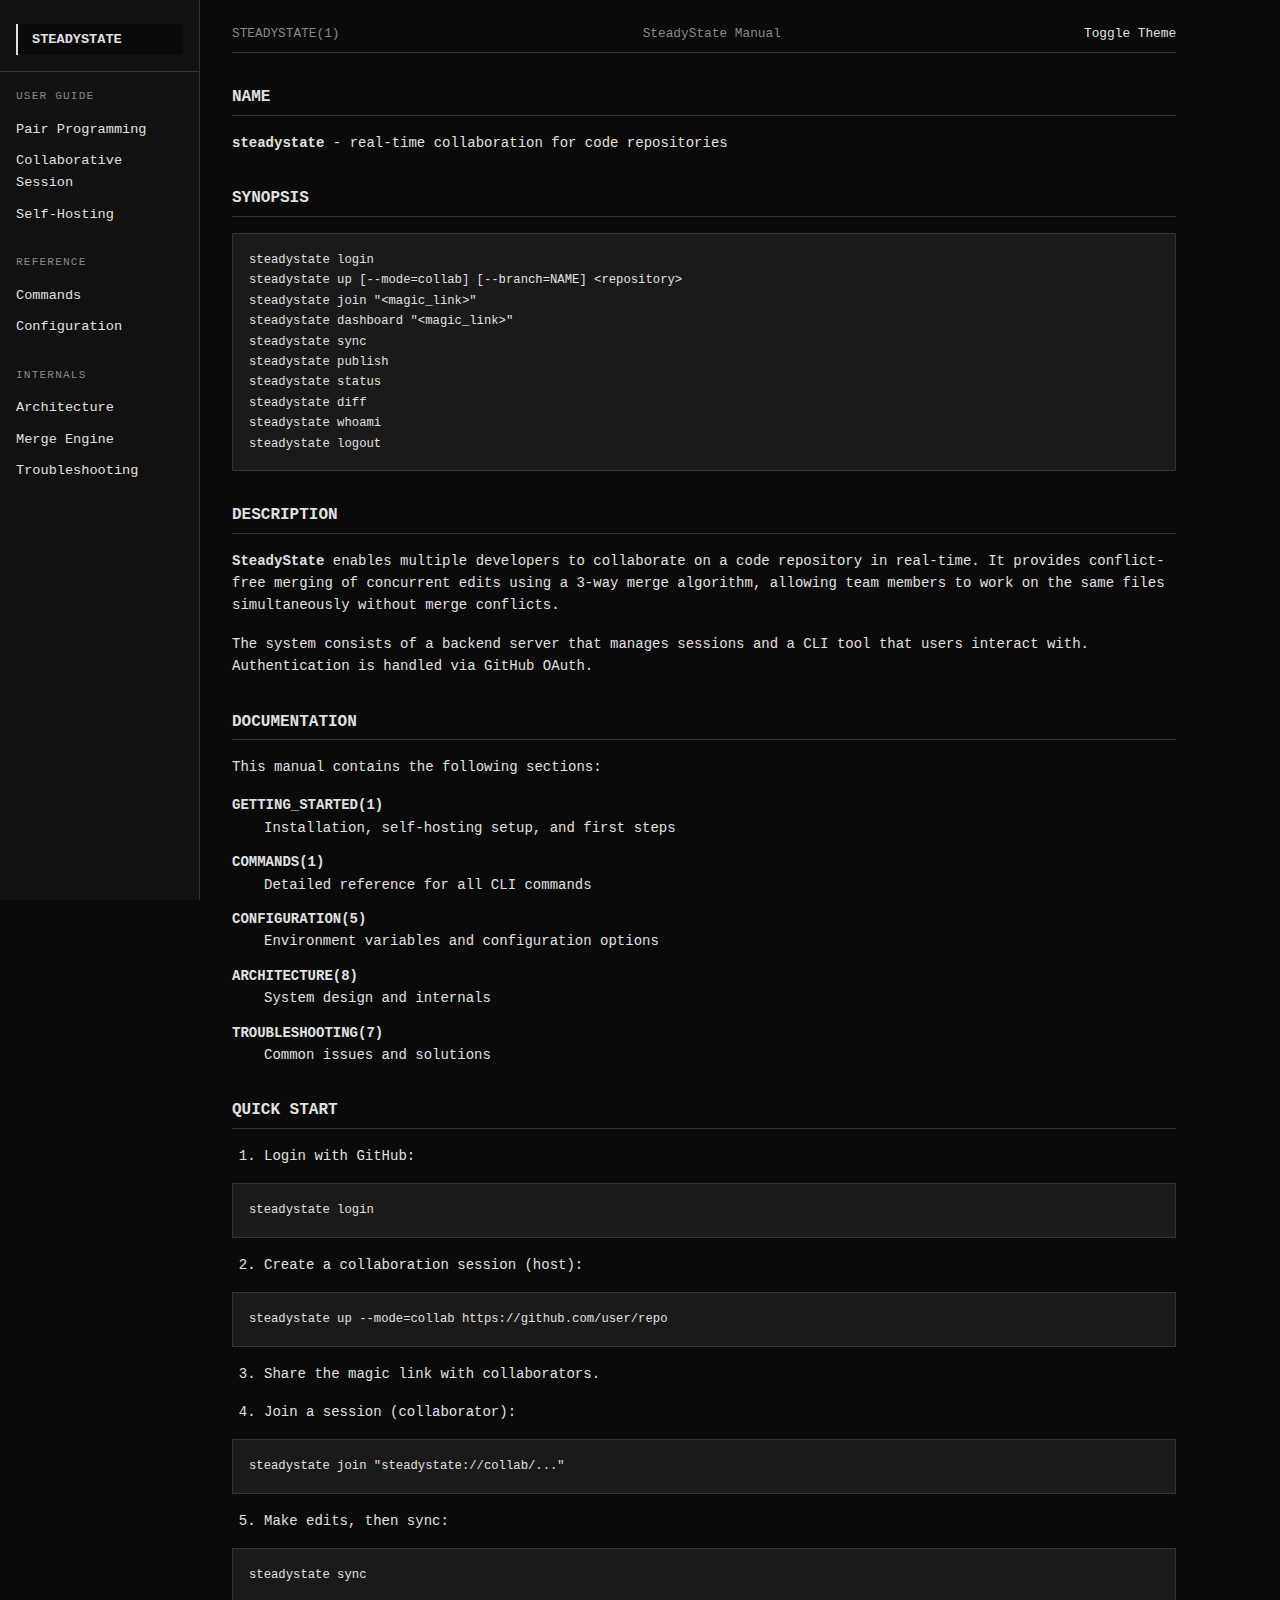
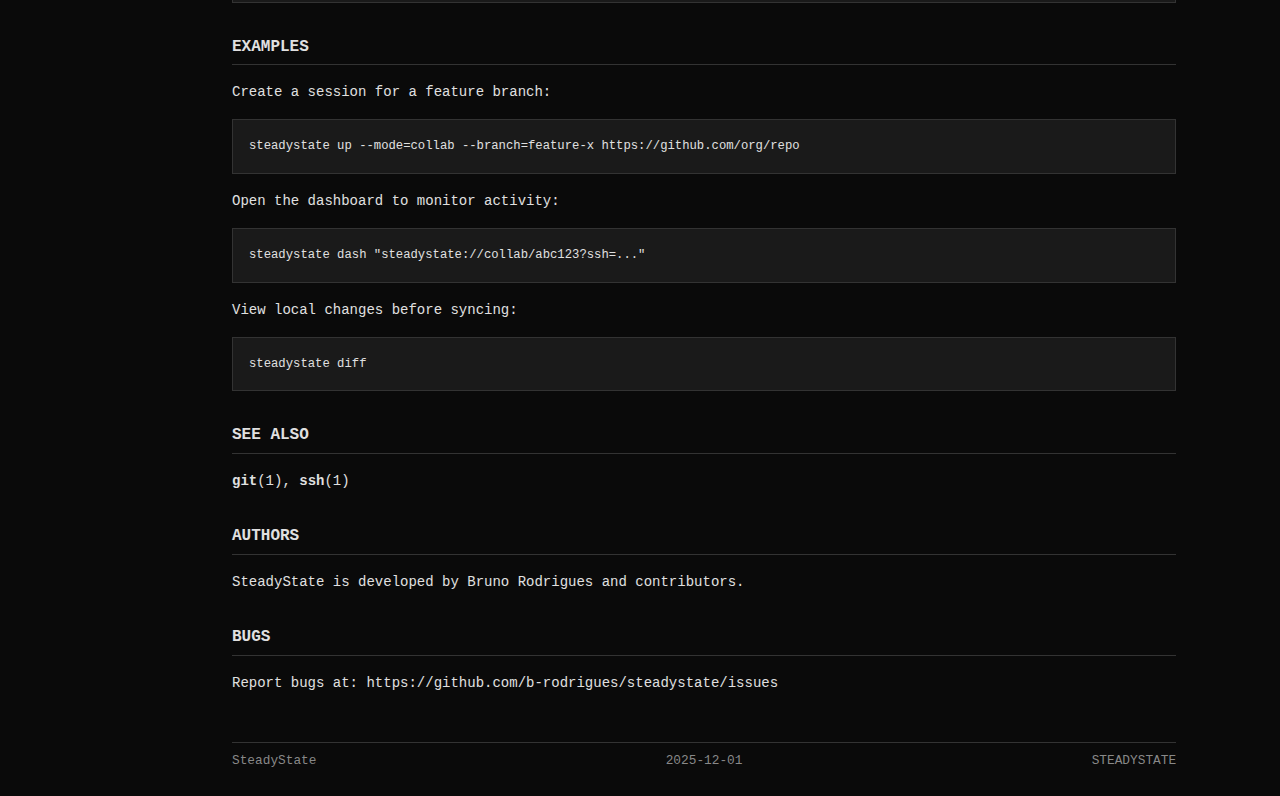
<file: index.html>
<!DOCTYPE html>
<html lang="en">

<head>
    <meta charset="UTF-8">
    <meta name="viewport" content="width=device-width, initial-scale=1.0">
    <title>STEADYSTATE - SteadyState Manual</title>
    <link rel="stylesheet" href="style.css">
</head>

<body>

    <!-- THEME TOGGLE (must be here, not in <head>) -->
    <input type="checkbox" id="toggle-theme">

    <div class="layout">
        <aside class="sidebar">
            <div class="sidebar-header"><a href="index.html" class="current">STEADYSTATE</a></div><div class="sidebar-section"><div class="sidebar-title">User Guide</div><ul><li><a href="hosting-pair-programming.html" >Pair Programming</a></li><li><a href="hosting-collaborative-session.html" >Collaborative Session</a></li><li><a href="self-hosting.html" >Self-Hosting</a></li></ul></div><div class="sidebar-section"><div class="sidebar-title">Reference</div><ul><li><a href="commands.html" >Commands</a></li><li><a href="configuration.html" >Configuration</a></li></ul></div><div class="sidebar-section"><div class="sidebar-title">Internals</div><ul><li><a href="architecture.html" >Architecture</a></li><li><a href="merge-engine.html" >Merge Engine</a></li><li><a href="troubleshooting.html" >Troubleshooting</a></li></ul></div>
        </aside>

        <div class="content">
            <header>
                <div class="header-left">STEADYSTATE(1)</div>
                <div class="header-center">SteadyState Manual</div>
                <div class="header-right">
                    <label class="theme-toggle" for="toggle-theme">
                        <span>Toggle Theme</span>
                    </label>
                </div>
            </header>

            <main>
<h1 id="name">NAME</h1>
<p><strong>steadystate</strong> - real-time collaboration for code
repositories</p>
<h1 id="synopsis">SYNOPSIS</h1>
<pre><code>steadystate login
steadystate up [--mode=collab] [--branch=NAME] &lt;repository&gt;
steadystate join &quot;&lt;magic_link&gt;&quot;
steadystate dashboard &quot;&lt;magic_link&gt;&quot;
steadystate sync
steadystate publish
steadystate status
steadystate diff
steadystate whoami
steadystate logout</code></pre>
<h1 id="description">DESCRIPTION</h1>
<p><strong>SteadyState</strong> enables multiple developers to
collaborate on a code repository in real-time. It provides conflict-free
merging of concurrent edits using a 3-way merge algorithm, allowing team
members to work on the same files simultaneously without merge
conflicts.</p>
<p>The system consists of a backend server that manages sessions and a
CLI tool that users interact with. Authentication is handled via GitHub
OAuth.</p>
<h1 id="documentation">DOCUMENTATION</h1>
<p>This manual contains the following sections:</p>
<dl>
<dt><strong>GETTING_STARTED(1)</strong></dt>
<dd>
Installation, self-hosting setup, and first steps
</dd>
<dt><strong>COMMANDS(1)</strong></dt>
<dd>
Detailed reference for all CLI commands
</dd>
<dt><strong>CONFIGURATION(5)</strong></dt>
<dd>
Environment variables and configuration options
</dd>
<dt><strong>ARCHITECTURE(8)</strong></dt>
<dd>
System design and internals
</dd>
<dt><strong>TROUBLESHOOTING(7)</strong></dt>
<dd>
Common issues and solutions
</dd>
</dl>
<h1 id="quick-start">QUICK START</h1>
<ol type="1">
<li>Login with GitHub:</li>
</ol>
<pre><code>steadystate login</code></pre>
<ol start="2" type="1">
<li>Create a collaboration session (host):</li>
</ol>
<pre><code>steadystate up --mode=collab https://github.com/user/repo</code></pre>
<ol start="3" type="1">
<li><p>Share the magic link with collaborators.</p></li>
<li><p>Join a session (collaborator):</p></li>
</ol>
<pre><code>steadystate join &quot;steadystate://collab/...&quot;</code></pre>
<ol start="5" type="1">
<li>Make edits, then sync:</li>
</ol>
<pre><code>steadystate sync</code></pre>
<h1 id="examples">EXAMPLES</h1>
<p>Create a session for a feature branch:</p>
<pre><code>steadystate up --mode=collab --branch=feature-x https://github.com/org/repo</code></pre>
<p>Open the dashboard to monitor activity:</p>
<pre><code>steadystate dash &quot;steadystate://collab/abc123?ssh=...&quot;</code></pre>
<p>View local changes before syncing:</p>
<pre><code>steadystate diff</code></pre>
<h1 id="see-also">SEE ALSO</h1>
<p><strong>git</strong>(1), <strong>ssh</strong>(1)</p>
<h1 id="authors">AUTHORS</h1>
<p>SteadyState is developed by Bruno Rodrigues and contributors.</p>
<h1 id="bugs">BUGS</h1>
<p>Report bugs at: https://github.com/b-rodrigues/steadystate/issues</p>
            </main>

            <footer>
                <div class="footer-left">SteadyState</div>
                <div class="footer-center">2025-12-01</div>
                <div class="footer-right">STEADYSTATE</div>
            </footer>
        </div>
    </div>

</body>

</html>
</file>
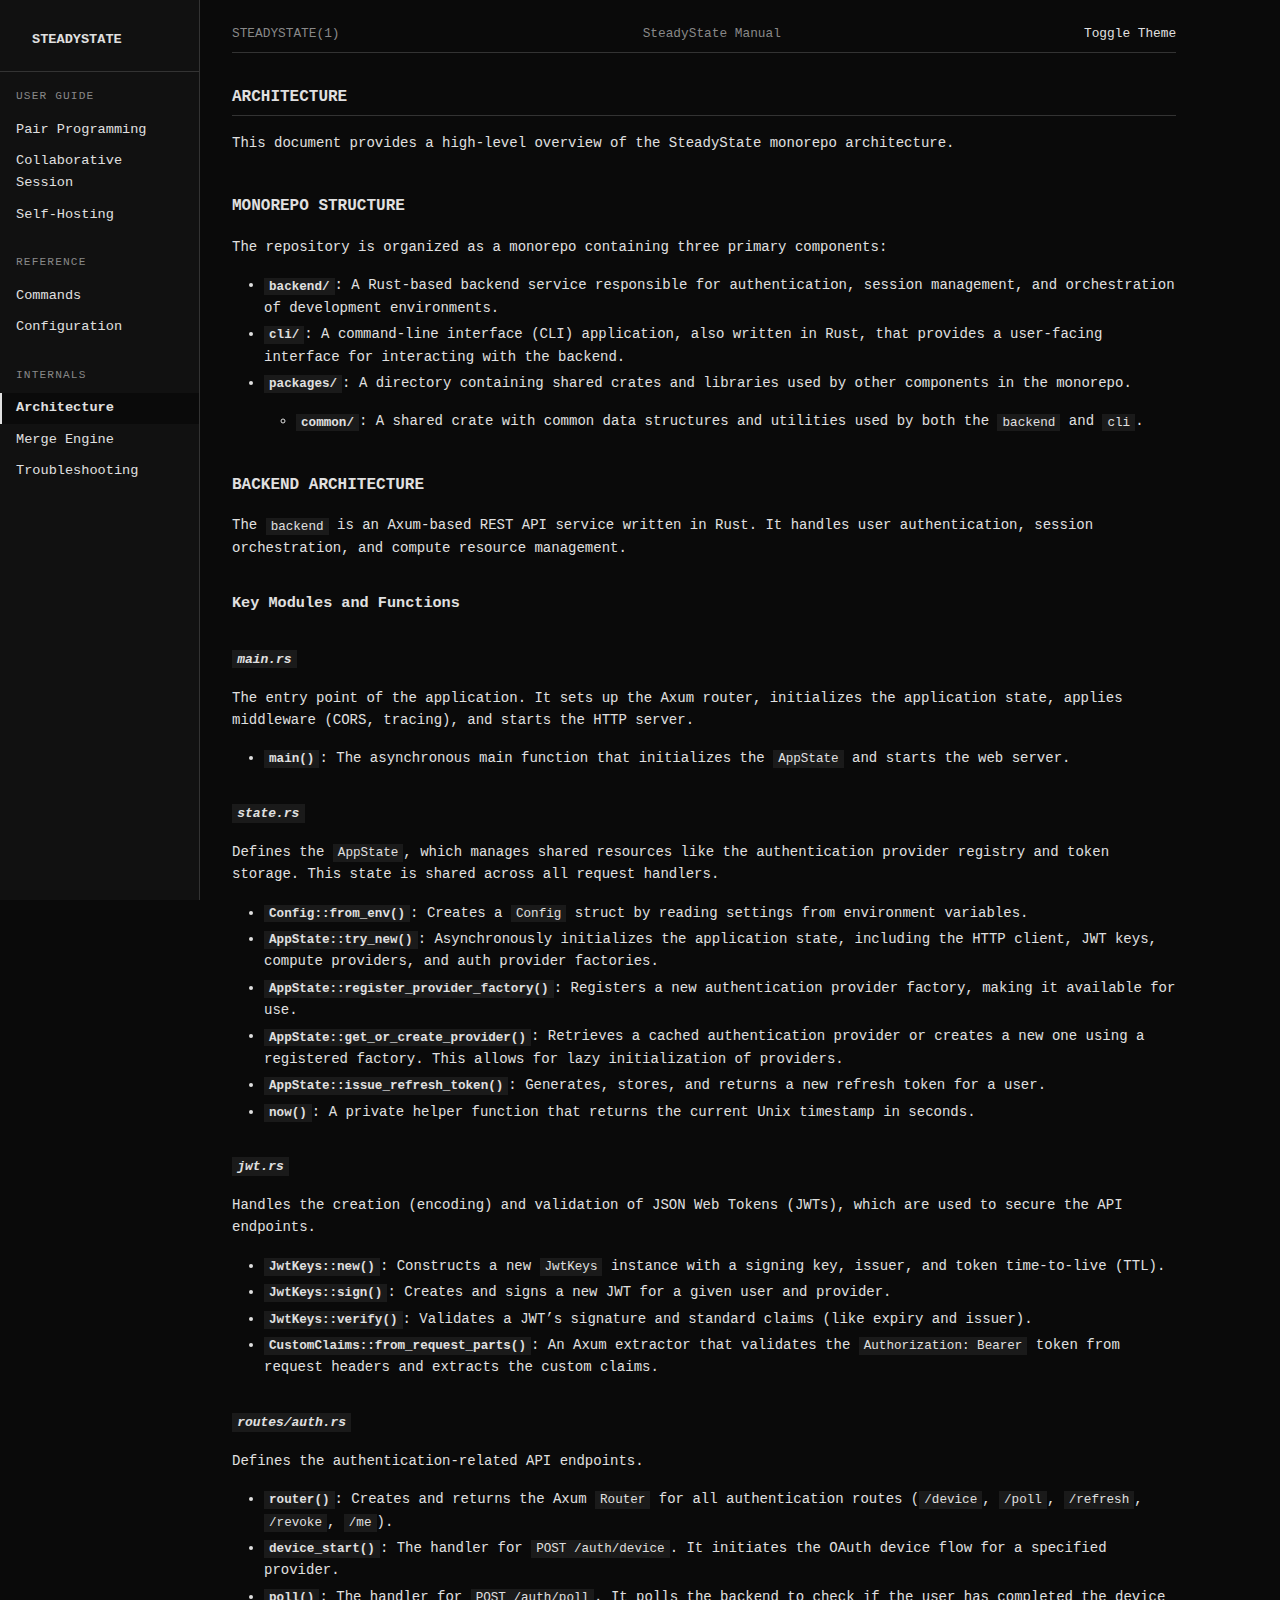
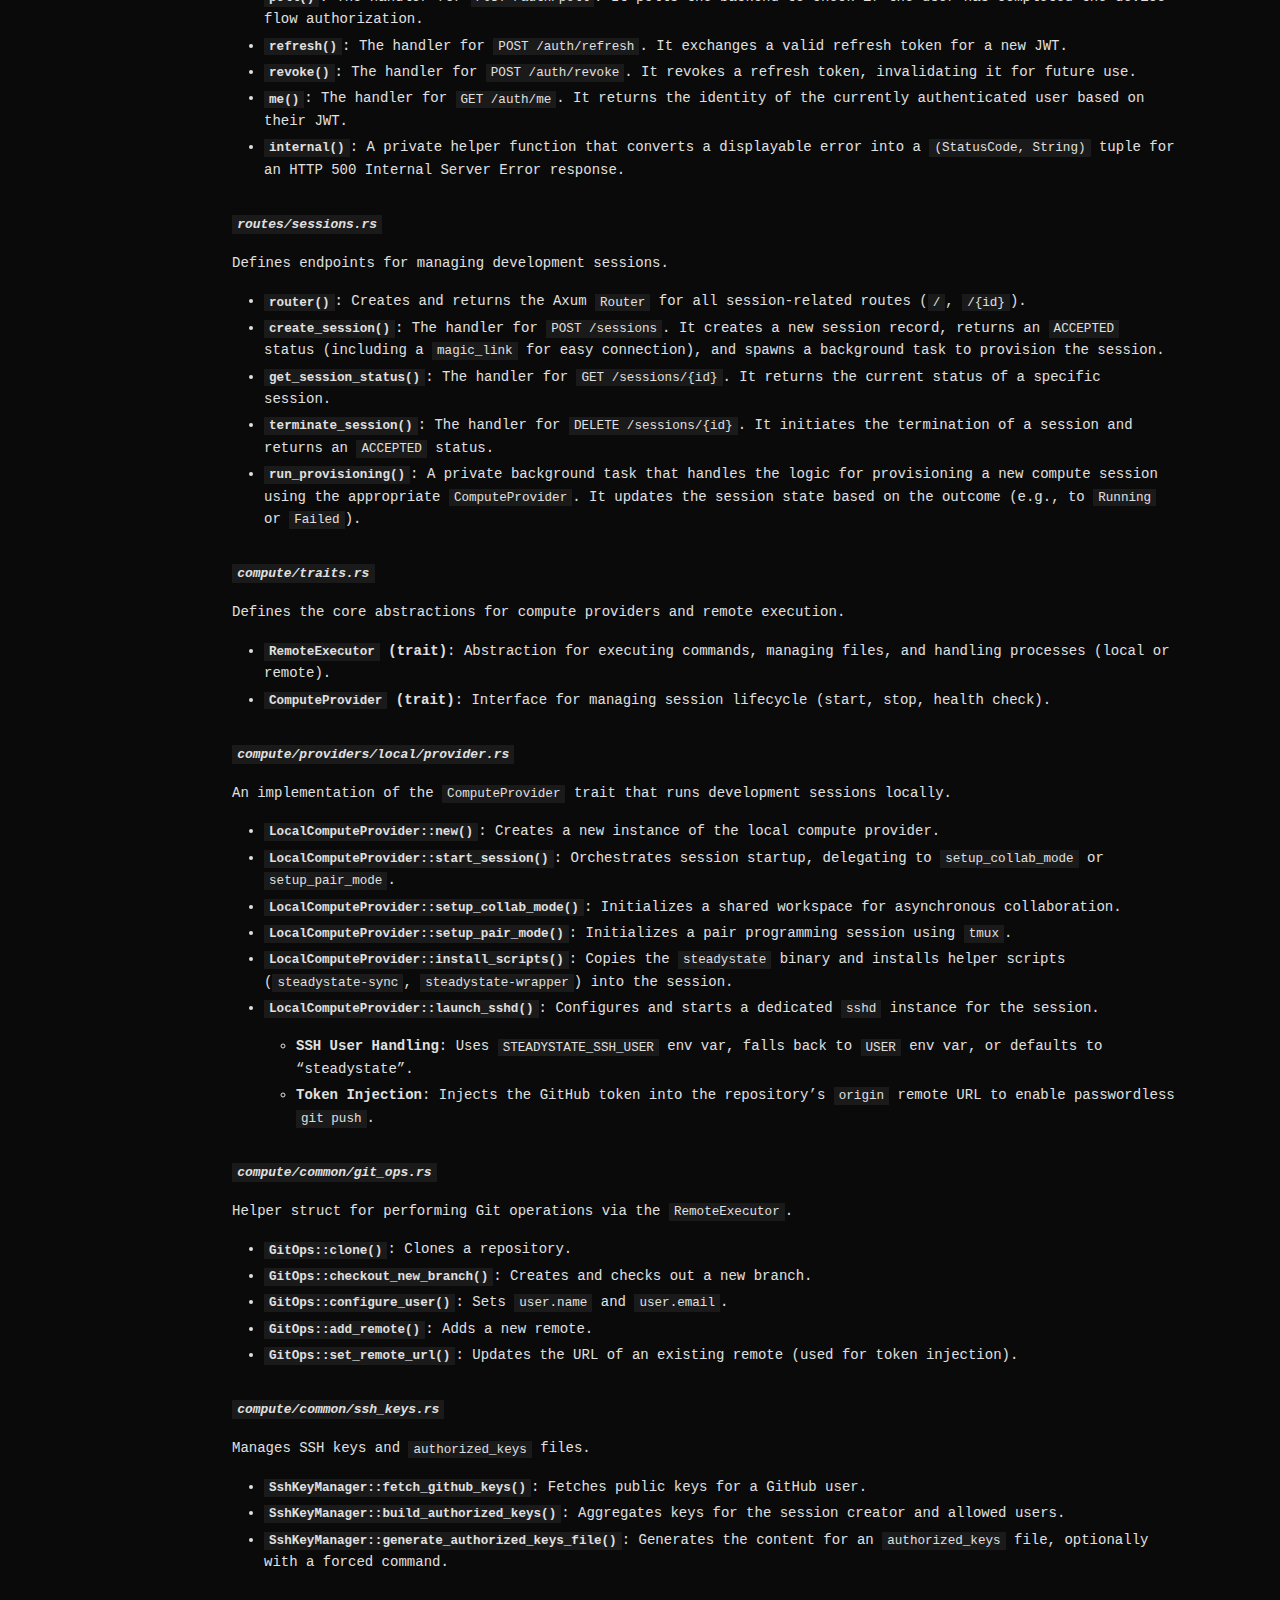
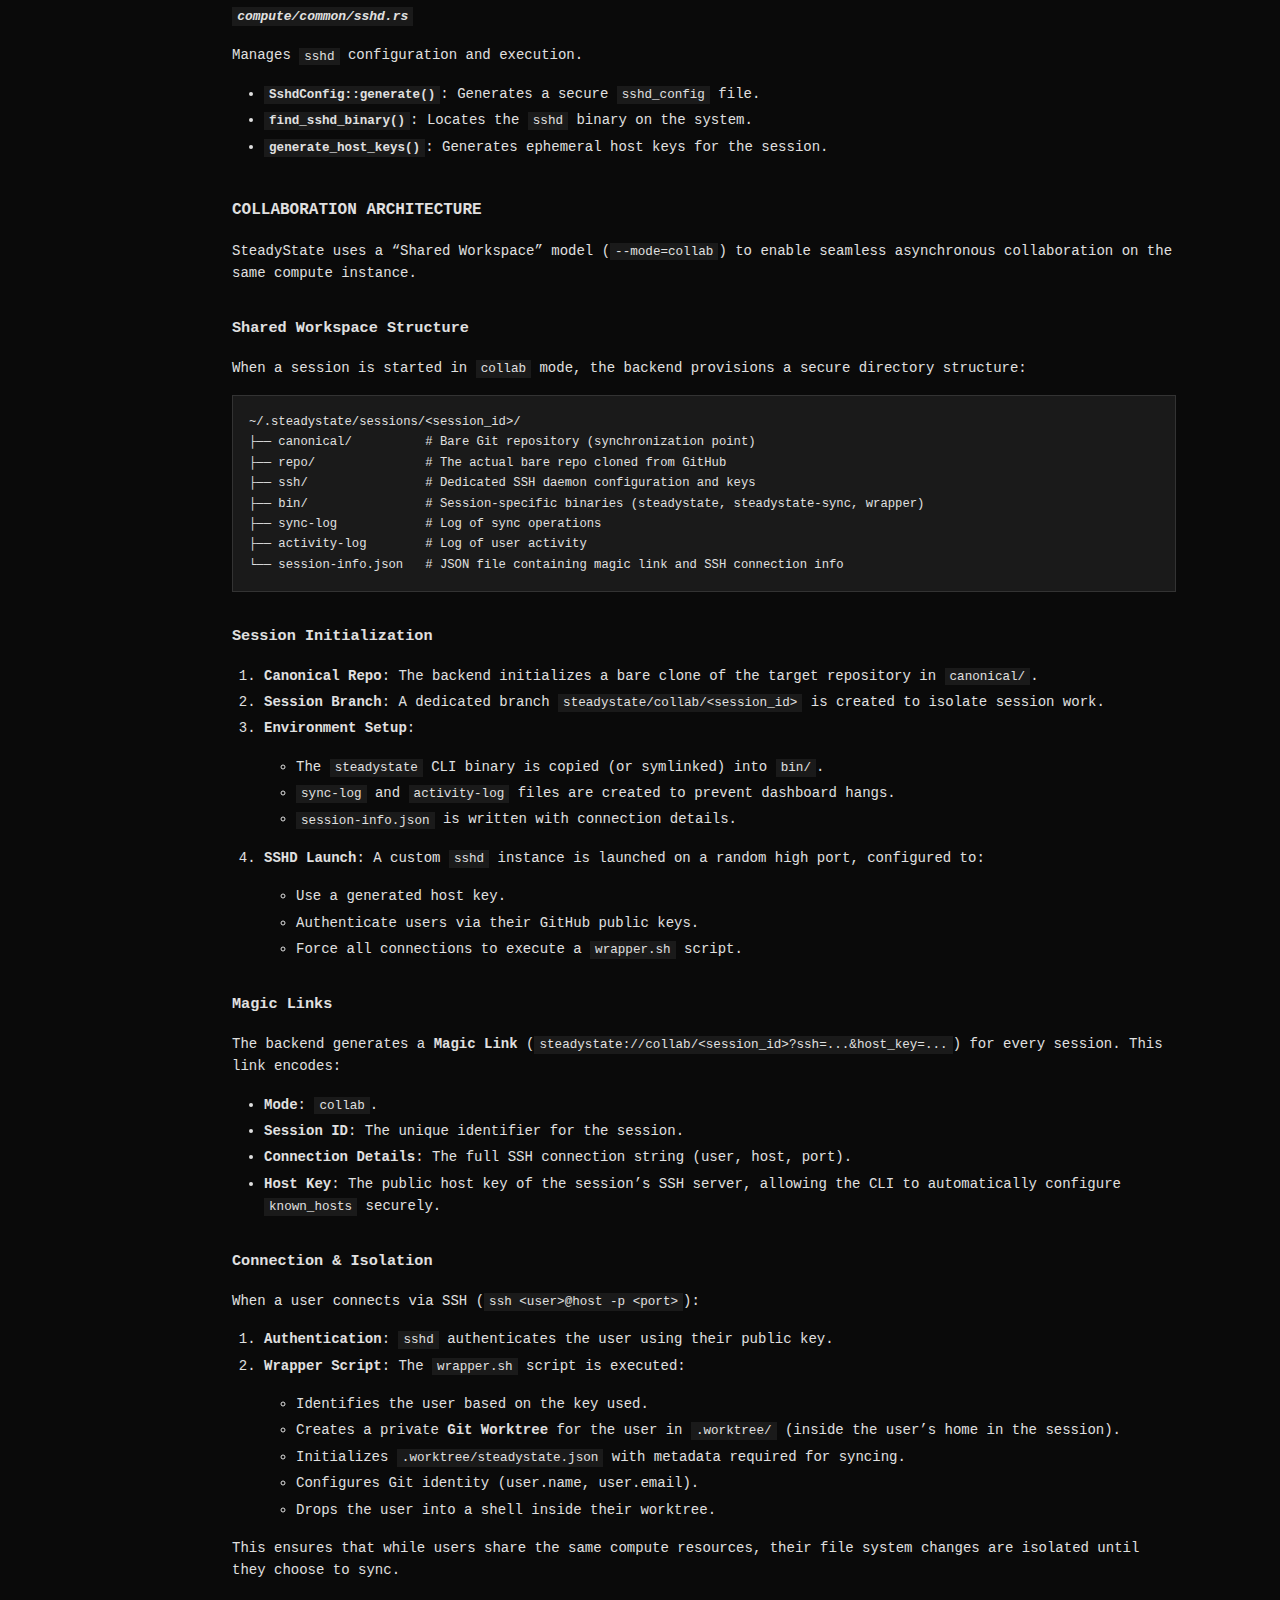
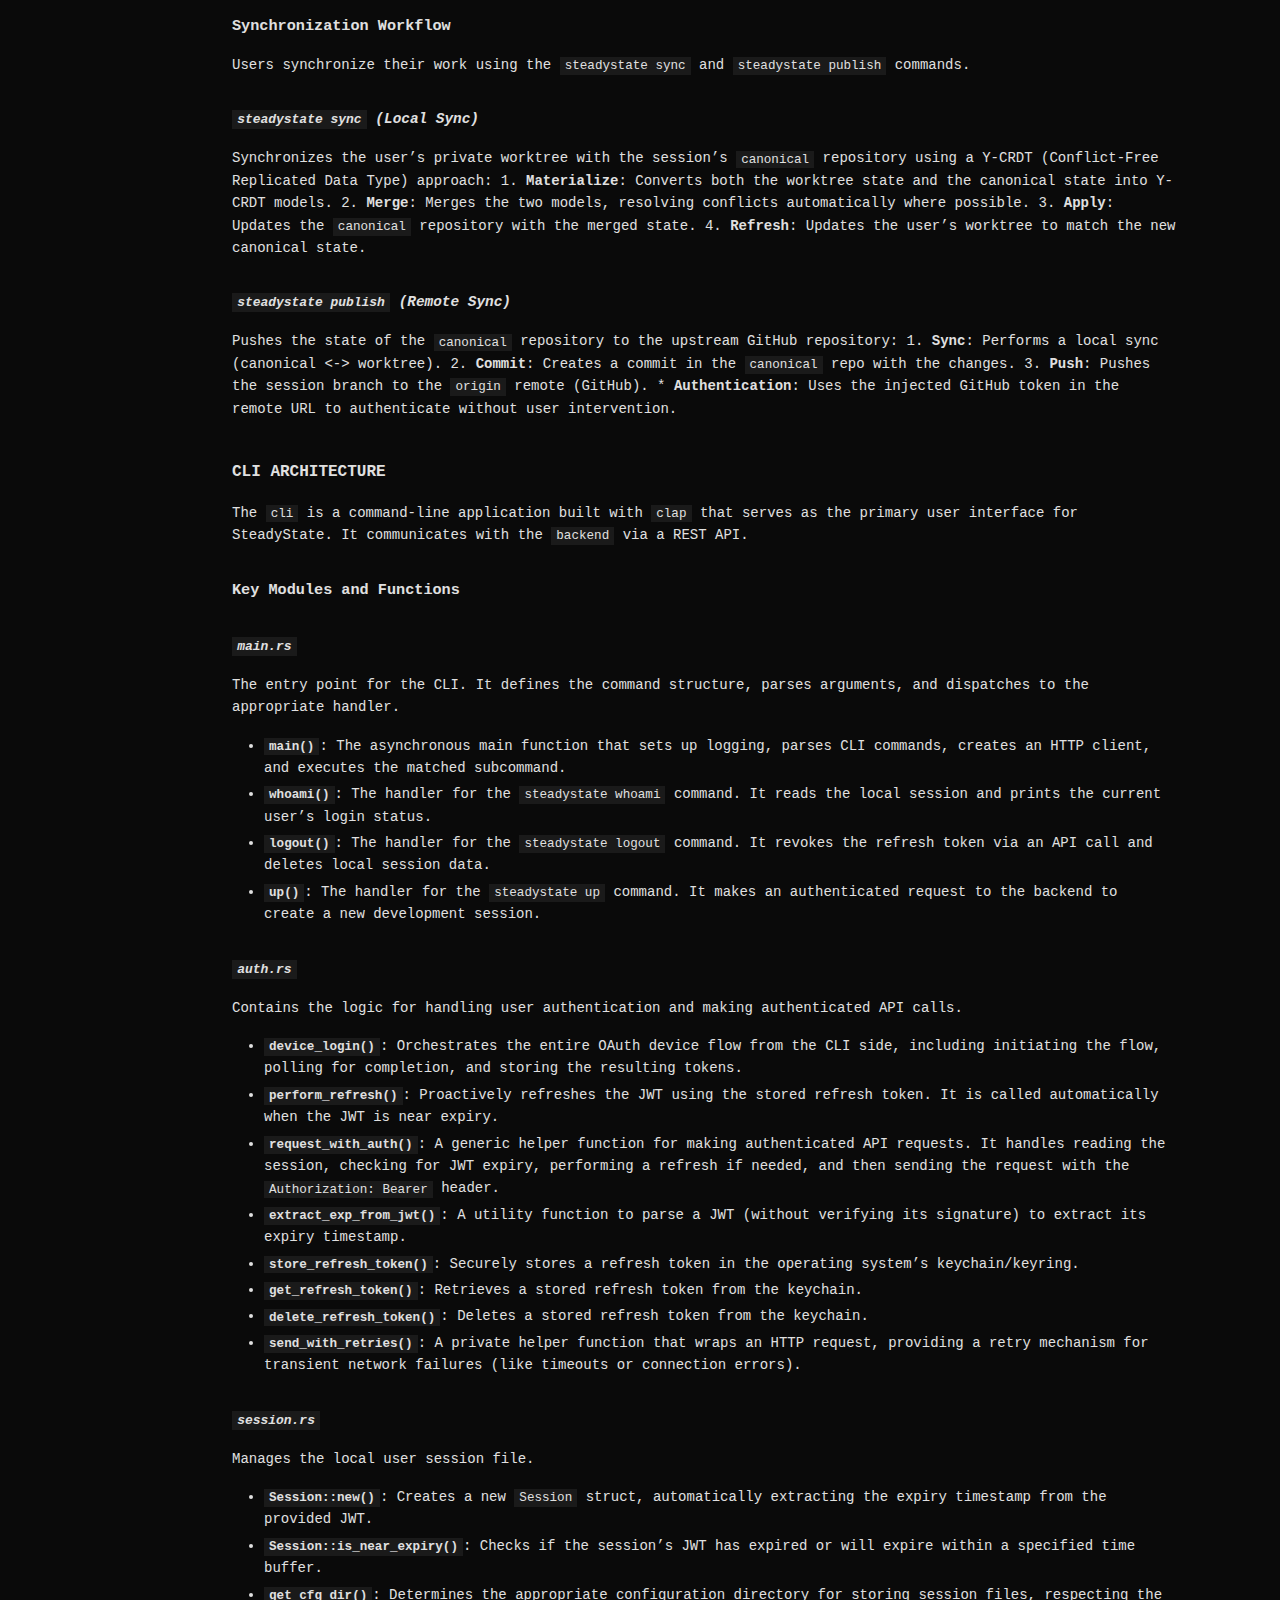
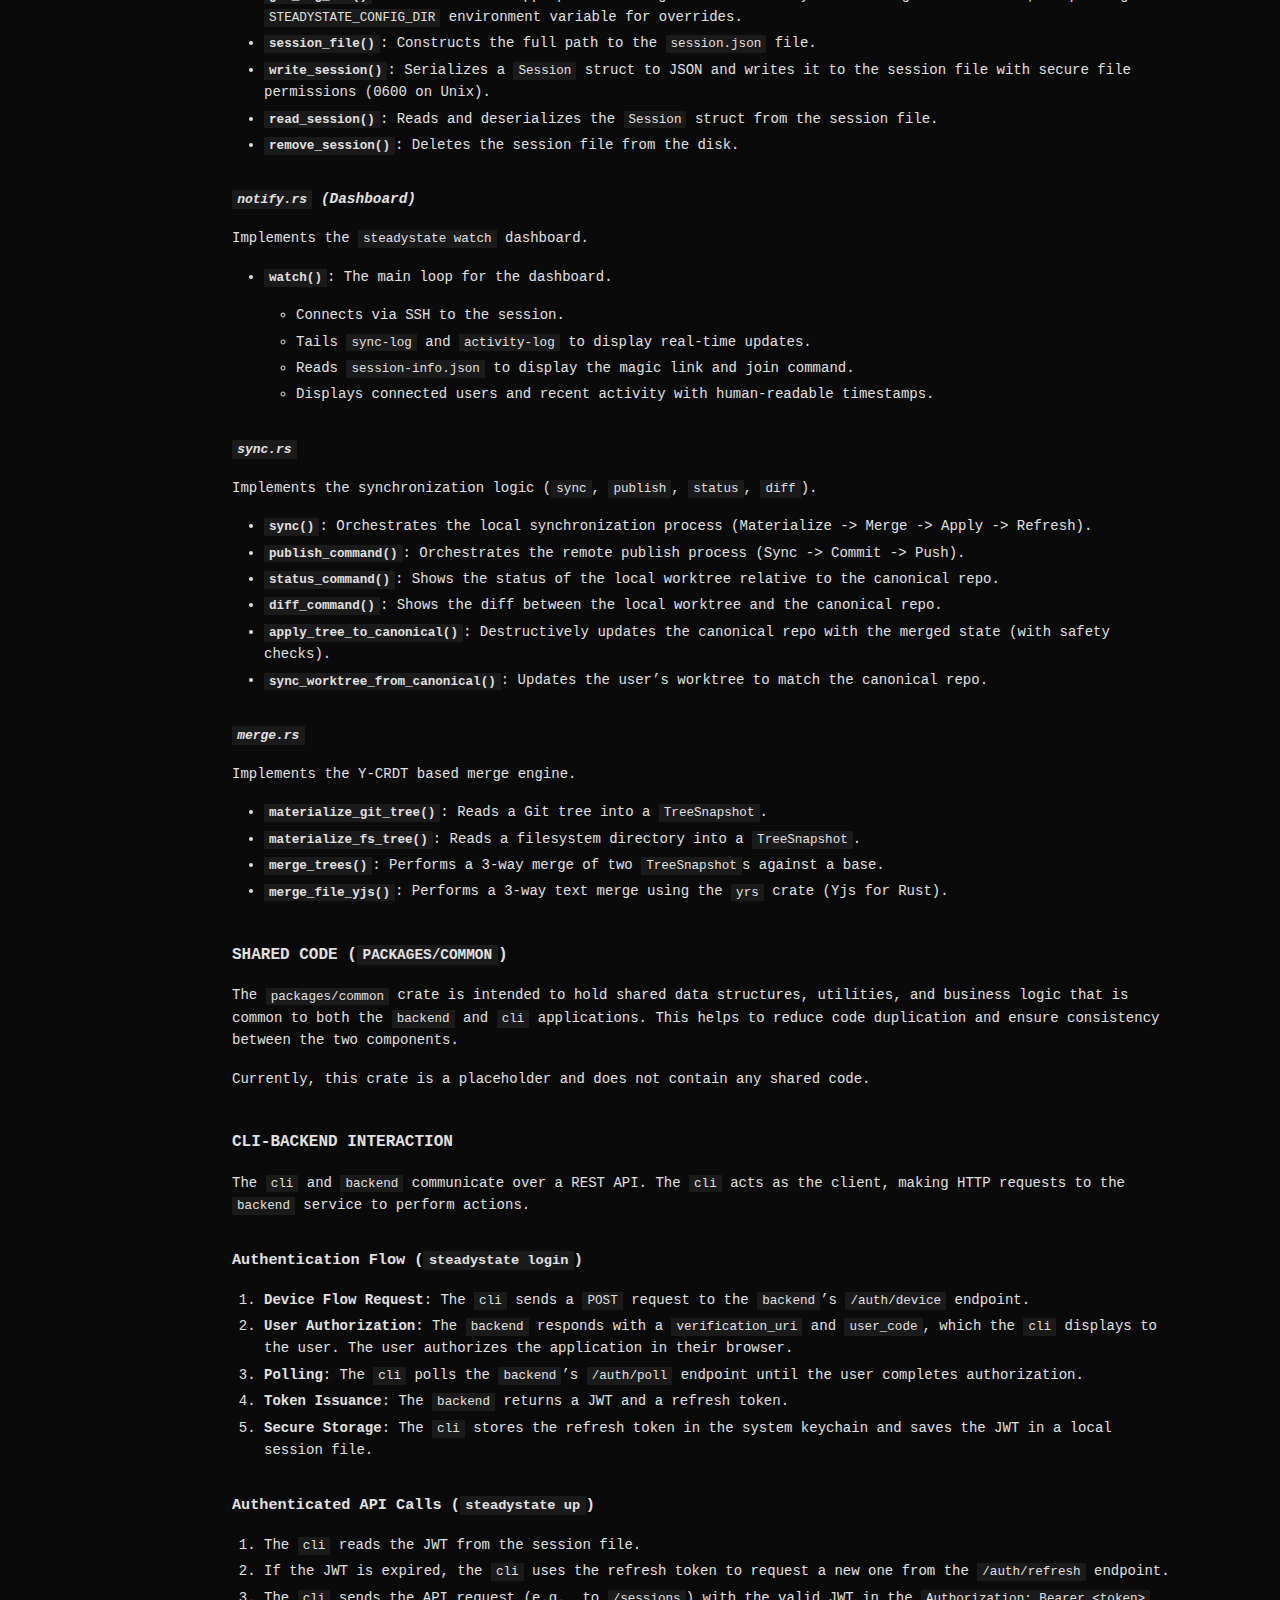
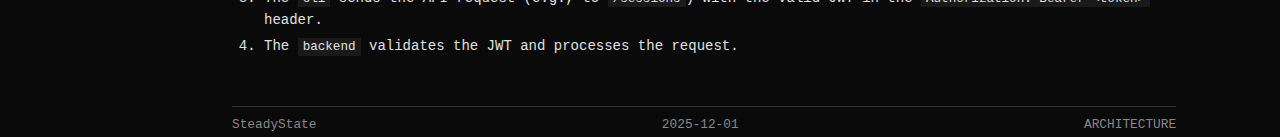
<file: architecture.html>
<!DOCTYPE html>
<html lang="en">

<head>
    <meta charset="UTF-8">
    <meta name="viewport" content="width=device-width, initial-scale=1.0">
    <title>ARCHITECTURE - SteadyState Manual</title>
    <link rel="stylesheet" href="style.css">
</head>

<body>

    <!-- THEME TOGGLE (must be here, not in <head>) -->
    <input type="checkbox" id="toggle-theme">

    <div class="layout">
        <aside class="sidebar">
            <div class="sidebar-header"><a href="index.html" >STEADYSTATE</a></div><div class="sidebar-section"><div class="sidebar-title">User Guide</div><ul><li><a href="hosting-pair-programming.html" >Pair Programming</a></li><li><a href="hosting-collaborative-session.html" >Collaborative Session</a></li><li><a href="self-hosting.html" >Self-Hosting</a></li></ul></div><div class="sidebar-section"><div class="sidebar-title">Reference</div><ul><li><a href="commands.html" >Commands</a></li><li><a href="configuration.html" >Configuration</a></li></ul></div><div class="sidebar-section"><div class="sidebar-title">Internals</div><ul><li><a href="architecture.html" class="current">Architecture</a></li><li><a href="merge-engine.html" >Merge Engine</a></li><li><a href="troubleshooting.html" >Troubleshooting</a></li></ul></div>
        </aside>

        <div class="content">
            <header>
                <div class="header-left">STEADYSTATE(1)</div>
                <div class="header-center">SteadyState Manual</div>
                <div class="header-right">
                    <label class="theme-toggle" for="toggle-theme">
                        <span>Toggle Theme</span>
                    </label>
                </div>
            </header>

            <main>
<h1 id="architecture">Architecture</h1>
<p>This document provides a high-level overview of the SteadyState
monorepo architecture.</p>
<h2 id="monorepo-structure">Monorepo Structure</h2>
<p>The repository is organized as a monorepo containing three primary
components:</p>
<ul>
<li><strong><code>backend/</code></strong>: A Rust-based backend service
responsible for authentication, session management, and orchestration of
development environments.</li>
<li><strong><code>cli/</code></strong>: A command-line interface (CLI)
application, also written in Rust, that provides a user-facing interface
for interacting with the backend.</li>
<li><strong><code>packages/</code></strong>: A directory containing
shared crates and libraries used by other components in the monorepo.
<ul>
<li><strong><code>common/</code></strong>: A shared crate with common
data structures and utilities used by both the <code>backend</code> and
<code>cli</code>.</li>
</ul></li>
</ul>
<h2 id="backend-architecture">Backend Architecture</h2>
<p>The <code>backend</code> is an Axum-based REST API service written in
Rust. It handles user authentication, session orchestration, and compute
resource management.</p>
<h3 id="key-modules-and-functions">Key Modules and Functions</h3>
<h4 id="main.rs"><code>main.rs</code></h4>
<p>The entry point of the application. It sets up the Axum router,
initializes the application state, applies middleware (CORS, tracing),
and starts the HTTP server.</p>
<ul>
<li><strong><code>main()</code></strong>: The asynchronous main function
that initializes the <code>AppState</code> and starts the web
server.</li>
</ul>
<h4 id="state.rs"><code>state.rs</code></h4>
<p>Defines the <code>AppState</code>, which manages shared resources
like the authentication provider registry and token storage. This state
is shared across all request handlers.</p>
<ul>
<li><strong><code>Config::from_env()</code></strong>: Creates a
<code>Config</code> struct by reading settings from environment
variables.</li>
<li><strong><code>AppState::try_new()</code></strong>: Asynchronously
initializes the application state, including the HTTP client, JWT keys,
compute providers, and auth provider factories.</li>
<li><strong><code>AppState::register_provider_factory()</code></strong>:
Registers a new authentication provider factory, making it available for
use.</li>
<li><strong><code>AppState::get_or_create_provider()</code></strong>:
Retrieves a cached authentication provider or creates a new one using a
registered factory. This allows for lazy initialization of
providers.</li>
<li><strong><code>AppState::issue_refresh_token()</code></strong>:
Generates, stores, and returns a new refresh token for a user.</li>
<li><strong><code>now()</code></strong>: A private helper function that
returns the current Unix timestamp in seconds.</li>
</ul>
<h4 id="jwt.rs"><code>jwt.rs</code></h4>
<p>Handles the creation (encoding) and validation of JSON Web Tokens
(JWTs), which are used to secure the API endpoints.</p>
<ul>
<li><strong><code>JwtKeys::new()</code></strong>: Constructs a new
<code>JwtKeys</code> instance with a signing key, issuer, and token
time-to-live (TTL).</li>
<li><strong><code>JwtKeys::sign()</code></strong>: Creates and signs a
new JWT for a given user and provider.</li>
<li><strong><code>JwtKeys::verify()</code></strong>: Validates a JWT’s
signature and standard claims (like expiry and issuer).</li>
<li><strong><code>CustomClaims::from_request_parts()</code></strong>: An
Axum extractor that validates the <code>Authorization: Bearer</code>
token from request headers and extracts the custom claims.</li>
</ul>
<h4 id="routesauth.rs"><code>routes/auth.rs</code></h4>
<p>Defines the authentication-related API endpoints.</p>
<ul>
<li><strong><code>router()</code></strong>: Creates and returns the Axum
<code>Router</code> for all authentication routes (<code>/device</code>,
<code>/poll</code>, <code>/refresh</code>, <code>/revoke</code>,
<code>/me</code>).</li>
<li><strong><code>device_start()</code></strong>: The handler for
<code>POST /auth/device</code>. It initiates the OAuth device flow for a
specified provider.</li>
<li><strong><code>poll()</code></strong>: The handler for
<code>POST /auth/poll</code>. It polls the backend to check if the user
has completed the device flow authorization.</li>
<li><strong><code>refresh()</code></strong>: The handler for
<code>POST /auth/refresh</code>. It exchanges a valid refresh token for
a new JWT.</li>
<li><strong><code>revoke()</code></strong>: The handler for
<code>POST /auth/revoke</code>. It revokes a refresh token, invalidating
it for future use.</li>
<li><strong><code>me()</code></strong>: The handler for
<code>GET /auth/me</code>. It returns the identity of the currently
authenticated user based on their JWT.</li>
<li><strong><code>internal()</code></strong>: A private helper function
that converts a displayable error into a
<code>(StatusCode, String)</code> tuple for an HTTP 500 Internal Server
Error response.</li>
</ul>
<h4 id="routessessions.rs"><code>routes/sessions.rs</code></h4>
<p>Defines endpoints for managing development sessions.</p>
<ul>
<li><strong><code>router()</code></strong>: Creates and returns the Axum
<code>Router</code> for all session-related routes (<code>/</code>,
<code>/{id}</code>).</li>
<li><strong><code>create_session()</code></strong>: The handler for
<code>POST /sessions</code>. It creates a new session record, returns an
<code>ACCEPTED</code> status (including a <code>magic_link</code> for
easy connection), and spawns a background task to provision the
session.</li>
<li><strong><code>get_session_status()</code></strong>: The handler for
<code>GET /sessions/{id}</code>. It returns the current status of a
specific session.</li>
<li><strong><code>terminate_session()</code></strong>: The handler for
<code>DELETE /sessions/{id}</code>. It initiates the termination of a
session and returns an <code>ACCEPTED</code> status.</li>
<li><strong><code>run_provisioning()</code></strong>: A private
background task that handles the logic for provisioning a new compute
session using the appropriate <code>ComputeProvider</code>. It updates
the session state based on the outcome (e.g., to <code>Running</code> or
<code>Failed</code>).</li>
</ul>
<h4 id="computetraits.rs"><code>compute/traits.rs</code></h4>
<p>Defines the core abstractions for compute providers and remote
execution.</p>
<ul>
<li><strong><code>RemoteExecutor</code> (trait)</strong>: Abstraction
for executing commands, managing files, and handling processes (local or
remote).</li>
<li><strong><code>ComputeProvider</code> (trait)</strong>: Interface for
managing session lifecycle (start, stop, health check).</li>
</ul>
<h4
id="computeproviderslocalprovider.rs"><code>compute/providers/local/provider.rs</code></h4>
<p>An implementation of the <code>ComputeProvider</code> trait that runs
development sessions locally.</p>
<ul>
<li><strong><code>LocalComputeProvider::new()</code></strong>: Creates a
new instance of the local compute provider.</li>
<li><strong><code>LocalComputeProvider::start_session()</code></strong>:
Orchestrates session startup, delegating to
<code>setup_collab_mode</code> or <code>setup_pair_mode</code>.</li>
<li><strong><code>LocalComputeProvider::setup_collab_mode()</code></strong>:
Initializes a shared workspace for asynchronous collaboration.</li>
<li><strong><code>LocalComputeProvider::setup_pair_mode()</code></strong>:
Initializes a pair programming session using <code>tmux</code>.</li>
<li><strong><code>LocalComputeProvider::install_scripts()</code></strong>:
Copies the <code>steadystate</code> binary and installs helper scripts
(<code>steadystate-sync</code>, <code>steadystate-wrapper</code>) into
the session.</li>
<li><strong><code>LocalComputeProvider::launch_sshd()</code></strong>:
Configures and starts a dedicated <code>sshd</code> instance for the
session.
<ul>
<li><strong>SSH User Handling</strong>: Uses
<code>STEADYSTATE_SSH_USER</code> env var, falls back to
<code>USER</code> env var, or defaults to “steadystate”.</li>
<li><strong>Token Injection</strong>: Injects the GitHub token into the
repository’s <code>origin</code> remote URL to enable passwordless
<code>git push</code>.</li>
</ul></li>
</ul>
<h4
id="computecommongit_ops.rs"><code>compute/common/git_ops.rs</code></h4>
<p>Helper struct for performing Git operations via the
<code>RemoteExecutor</code>.</p>
<ul>
<li><strong><code>GitOps::clone()</code></strong>: Clones a
repository.</li>
<li><strong><code>GitOps::checkout_new_branch()</code></strong>: Creates
and checks out a new branch.</li>
<li><strong><code>GitOps::configure_user()</code></strong>: Sets
<code>user.name</code> and <code>user.email</code>.</li>
<li><strong><code>GitOps::add_remote()</code></strong>: Adds a new
remote.</li>
<li><strong><code>GitOps::set_remote_url()</code></strong>: Updates the
URL of an existing remote (used for token injection).</li>
</ul>
<h4
id="computecommonssh_keys.rs"><code>compute/common/ssh_keys.rs</code></h4>
<p>Manages SSH keys and <code>authorized_keys</code> files.</p>
<ul>
<li><strong><code>SshKeyManager::fetch_github_keys()</code></strong>:
Fetches public keys for a GitHub user.</li>
<li><strong><code>SshKeyManager::build_authorized_keys()</code></strong>:
Aggregates keys for the session creator and allowed users.</li>
<li><strong><code>SshKeyManager::generate_authorized_keys_file()</code></strong>:
Generates the content for an <code>authorized_keys</code> file,
optionally with a forced command.</li>
</ul>
<h4 id="computecommonsshd.rs"><code>compute/common/sshd.rs</code></h4>
<p>Manages <code>sshd</code> configuration and execution.</p>
<ul>
<li><strong><code>SshdConfig::generate()</code></strong>: Generates a
secure <code>sshd_config</code> file.</li>
<li><strong><code>find_sshd_binary()</code></strong>: Locates the
<code>sshd</code> binary on the system.</li>
<li><strong><code>generate_host_keys()</code></strong>: Generates
ephemeral host keys for the session.</li>
</ul>
<h2 id="collaboration-architecture">Collaboration Architecture</h2>
<p>SteadyState uses a “Shared Workspace” model
(<code>--mode=collab</code>) to enable seamless asynchronous
collaboration on the same compute instance.</p>
<h3 id="shared-workspace-structure">Shared Workspace Structure</h3>
<p>When a session is started in <code>collab</code> mode, the backend
provisions a secure directory structure:</p>
<pre><code>~/.steadystate/sessions/&lt;session_id&gt;/
├── canonical/          # Bare Git repository (synchronization point)
├── repo/               # The actual bare repo cloned from GitHub
├── ssh/                # Dedicated SSH daemon configuration and keys
├── bin/                # Session-specific binaries (steadystate, steadystate-sync, wrapper)
├── sync-log            # Log of sync operations
├── activity-log        # Log of user activity
└── session-info.json   # JSON file containing magic link and SSH connection info</code></pre>
<h3 id="session-initialization">Session Initialization</h3>
<ol type="1">
<li><strong>Canonical Repo</strong>: The backend initializes a bare
clone of the target repository in <code>canonical/</code>.</li>
<li><strong>Session Branch</strong>: A dedicated branch
<code>steadystate/collab/&lt;session_id&gt;</code> is created to isolate
session work.</li>
<li><strong>Environment Setup</strong>:
<ul>
<li>The <code>steadystate</code> CLI binary is copied (or symlinked)
into <code>bin/</code>.</li>
<li><code>sync-log</code> and <code>activity-log</code> files are
created to prevent dashboard hangs.</li>
<li><code>session-info.json</code> is written with connection
details.</li>
</ul></li>
<li><strong>SSHD Launch</strong>: A custom <code>sshd</code> instance is
launched on a random high port, configured to:
<ul>
<li>Use a generated host key.</li>
<li>Authenticate users via their GitHub public keys.</li>
<li>Force all connections to execute a <code>wrapper.sh</code>
script.</li>
</ul></li>
</ol>
<h3 id="magic-links">Magic Links</h3>
<p>The backend generates a <strong>Magic Link</strong>
(<code>steadystate://collab/&lt;session_id&gt;?ssh=...&amp;host_key=...</code>)
for every session. This link encodes:</p>
<ul>
<li><strong>Mode</strong>: <code>collab</code>.</li>
<li><strong>Session ID</strong>: The unique identifier for the
session.</li>
<li><strong>Connection Details</strong>: The full SSH connection string
(user, host, port).</li>
<li><strong>Host Key</strong>: The public host key of the session’s SSH
server, allowing the CLI to automatically configure
<code>known_hosts</code> securely.</li>
</ul>
<h3 id="connection-isolation">Connection &amp; Isolation</h3>
<p>When a user connects via SSH
(<code>ssh &lt;user&gt;@host -p &lt;port&gt;</code>):</p>
<ol type="1">
<li><strong>Authentication</strong>: <code>sshd</code> authenticates the
user using their public key.</li>
<li><strong>Wrapper Script</strong>: The <code>wrapper.sh</code> script
is executed:
<ul>
<li>Identifies the user based on the key used.</li>
<li>Creates a private <strong>Git Worktree</strong> for the user in
<code>.worktree/</code> (inside the user’s home in the session).</li>
<li>Initializes <code>.worktree/steadystate.json</code> with metadata
required for syncing.</li>
<li>Configures Git identity (user.name, user.email).</li>
<li>Drops the user into a shell inside their worktree.</li>
</ul></li>
</ol>
<p>This ensures that while users share the same compute resources, their
file system changes are isolated until they choose to sync.</p>
<h3 id="synchronization-workflow">Synchronization Workflow</h3>
<p>Users synchronize their work using the <code>steadystate sync</code>
and <code>steadystate publish</code> commands.</p>
<h4 id="steadystate-sync-local-sync"><code>steadystate sync</code>
(Local Sync)</h4>
<p>Synchronizes the user’s private worktree with the session’s
<code>canonical</code> repository using a Y-CRDT (Conflict-Free
Replicated Data Type) approach: 1. <strong>Materialize</strong>:
Converts both the worktree state and the canonical state into Y-CRDT
models. 2. <strong>Merge</strong>: Merges the two models, resolving
conflicts automatically where possible. 3. <strong>Apply</strong>:
Updates the <code>canonical</code> repository with the merged state. 4.
<strong>Refresh</strong>: Updates the user’s worktree to match the new
canonical state.</p>
<h4
id="steadystate-publish-remote-sync"><code>steadystate publish</code>
(Remote Sync)</h4>
<p>Pushes the state of the <code>canonical</code> repository to the
upstream GitHub repository: 1. <strong>Sync</strong>: Performs a local
sync (canonical &lt;-&gt; worktree). 2. <strong>Commit</strong>: Creates
a commit in the <code>canonical</code> repo with the changes. 3.
<strong>Push</strong>: Pushes the session branch to the
<code>origin</code> remote (GitHub). * <strong>Authentication</strong>:
Uses the injected GitHub token in the remote URL to authenticate without
user intervention.</p>
<h2 id="cli-architecture">CLI Architecture</h2>
<p>The <code>cli</code> is a command-line application built with
<code>clap</code> that serves as the primary user interface for
SteadyState. It communicates with the <code>backend</code> via a REST
API.</p>
<h3 id="key-modules-and-functions-1">Key Modules and Functions</h3>
<h4 id="main.rs-1"><code>main.rs</code></h4>
<p>The entry point for the CLI. It defines the command structure, parses
arguments, and dispatches to the appropriate handler.</p>
<ul>
<li><strong><code>main()</code></strong>: The asynchronous main function
that sets up logging, parses CLI commands, creates an HTTP client, and
executes the matched subcommand.</li>
<li><strong><code>whoami()</code></strong>: The handler for the
<code>steadystate whoami</code> command. It reads the local session and
prints the current user’s login status.</li>
<li><strong><code>logout()</code></strong>: The handler for the
<code>steadystate logout</code> command. It revokes the refresh token
via an API call and deletes local session data.</li>
<li><strong><code>up()</code></strong>: The handler for the
<code>steadystate up</code> command. It makes an authenticated request
to the backend to create a new development session.</li>
</ul>
<h4 id="auth.rs"><code>auth.rs</code></h4>
<p>Contains the logic for handling user authentication and making
authenticated API calls.</p>
<ul>
<li><strong><code>device_login()</code></strong>: Orchestrates the
entire OAuth device flow from the CLI side, including initiating the
flow, polling for completion, and storing the resulting tokens.</li>
<li><strong><code>perform_refresh()</code></strong>: Proactively
refreshes the JWT using the stored refresh token. It is called
automatically when the JWT is near expiry.</li>
<li><strong><code>request_with_auth()</code></strong>: A generic helper
function for making authenticated API requests. It handles reading the
session, checking for JWT expiry, performing a refresh if needed, and
then sending the request with the <code>Authorization: Bearer</code>
header.</li>
<li><strong><code>extract_exp_from_jwt()</code></strong>: A utility
function to parse a JWT (without verifying its signature) to extract its
expiry timestamp.</li>
<li><strong><code>store_refresh_token()</code></strong>: Securely stores
a refresh token in the operating system’s keychain/keyring.</li>
<li><strong><code>get_refresh_token()</code></strong>: Retrieves a
stored refresh token from the keychain.</li>
<li><strong><code>delete_refresh_token()</code></strong>: Deletes a
stored refresh token from the keychain.</li>
<li><strong><code>send_with_retries()</code></strong>: A private helper
function that wraps an HTTP request, providing a retry mechanism for
transient network failures (like timeouts or connection errors).</li>
</ul>
<h4 id="session.rs"><code>session.rs</code></h4>
<p>Manages the local user session file.</p>
<ul>
<li><strong><code>Session::new()</code></strong>: Creates a new
<code>Session</code> struct, automatically extracting the expiry
timestamp from the provided JWT.</li>
<li><strong><code>Session::is_near_expiry()</code></strong>: Checks if
the session’s JWT has expired or will expire within a specified time
buffer.</li>
<li><strong><code>get_cfg_dir()</code></strong>: Determines the
appropriate configuration directory for storing session files,
respecting the <code>STEADYSTATE_CONFIG_DIR</code> environment variable
for overrides.</li>
<li><strong><code>session_file()</code></strong>: Constructs the full
path to the <code>session.json</code> file.</li>
<li><strong><code>write_session()</code></strong>: Serializes a
<code>Session</code> struct to JSON and writes it to the session file
with secure file permissions (0600 on Unix).</li>
<li><strong><code>read_session()</code></strong>: Reads and deserializes
the <code>Session</code> struct from the session file.</li>
<li><strong><code>remove_session()</code></strong>: Deletes the session
file from the disk.</li>
</ul>
<h4 id="notify.rs-dashboard"><code>notify.rs</code> (Dashboard)</h4>
<p>Implements the <code>steadystate watch</code> dashboard.</p>
<ul>
<li><strong><code>watch()</code></strong>: The main loop for the
dashboard.
<ul>
<li>Connects via SSH to the session.</li>
<li>Tails <code>sync-log</code> and <code>activity-log</code> to display
real-time updates.</li>
<li>Reads <code>session-info.json</code> to display the magic link and
join command.</li>
<li>Displays connected users and recent activity with human-readable
timestamps.</li>
</ul></li>
</ul>
<h4 id="sync.rs"><code>sync.rs</code></h4>
<p>Implements the synchronization logic (<code>sync</code>,
<code>publish</code>, <code>status</code>, <code>diff</code>).</p>
<ul>
<li><strong><code>sync()</code></strong>: Orchestrates the local
synchronization process (Materialize -&gt; Merge -&gt; Apply -&gt;
Refresh).</li>
<li><strong><code>publish_command()</code></strong>: Orchestrates the
remote publish process (Sync -&gt; Commit -&gt; Push).</li>
<li><strong><code>status_command()</code></strong>: Shows the status of
the local worktree relative to the canonical repo.</li>
<li><strong><code>diff_command()</code></strong>: Shows the diff between
the local worktree and the canonical repo.</li>
<li><strong><code>apply_tree_to_canonical()</code></strong>:
Destructively updates the canonical repo with the merged state (with
safety checks).</li>
<li><strong><code>sync_worktree_from_canonical()</code></strong>:
Updates the user’s worktree to match the canonical repo.</li>
</ul>
<h4 id="merge.rs"><code>merge.rs</code></h4>
<p>Implements the Y-CRDT based merge engine.</p>
<ul>
<li><strong><code>materialize_git_tree()</code></strong>: Reads a Git
tree into a <code>TreeSnapshot</code>.</li>
<li><strong><code>materialize_fs_tree()</code></strong>: Reads a
filesystem directory into a <code>TreeSnapshot</code>.</li>
<li><strong><code>merge_trees()</code></strong>: Performs a 3-way merge
of two <code>TreeSnapshot</code>s against a base.</li>
<li><strong><code>merge_file_yjs()</code></strong>: Performs a 3-way
text merge using the <code>yrs</code> crate (Yjs for Rust).</li>
</ul>
<h2 id="shared-code-packagescommon">Shared Code
(<code>packages/common</code>)</h2>
<p>The <code>packages/common</code> crate is intended to hold shared
data structures, utilities, and business logic that is common to both
the <code>backend</code> and <code>cli</code> applications. This helps
to reduce code duplication and ensure consistency between the two
components.</p>
<p>Currently, this crate is a placeholder and does not contain any
shared code.</p>
<h2 id="cli-backend-interaction">CLI-Backend Interaction</h2>
<p>The <code>cli</code> and <code>backend</code> communicate over a REST
API. The <code>cli</code> acts as the client, making HTTP requests to
the <code>backend</code> service to perform actions.</p>
<h3 id="authentication-flow-steadystate-login">Authentication Flow
(<code>steadystate login</code>)</h3>
<ol type="1">
<li><strong>Device Flow Request</strong>: The <code>cli</code> sends a
<code>POST</code> request to the <code>backend</code>’s
<code>/auth/device</code> endpoint.</li>
<li><strong>User Authorization</strong>: The <code>backend</code>
responds with a <code>verification_uri</code> and
<code>user_code</code>, which the <code>cli</code> displays to the user.
The user authorizes the application in their browser.</li>
<li><strong>Polling</strong>: The <code>cli</code> polls the
<code>backend</code>’s <code>/auth/poll</code> endpoint until the user
completes authorization.</li>
<li><strong>Token Issuance</strong>: The <code>backend</code> returns a
JWT and a refresh token.</li>
<li><strong>Secure Storage</strong>: The <code>cli</code> stores the
refresh token in the system keychain and saves the JWT in a local
session file.</li>
</ol>
<h3 id="authenticated-api-calls-steadystate-up">Authenticated API Calls
(<code>steadystate up</code>)</h3>
<ol type="1">
<li>The <code>cli</code> reads the JWT from the session file.</li>
<li>If the JWT is expired, the <code>cli</code> uses the refresh token
to request a new one from the <code>/auth/refresh</code> endpoint.</li>
<li>The <code>cli</code> sends the API request (e.g., to
<code>/sessions</code>) with the valid JWT in the
<code>Authorization: Bearer &lt;token&gt;</code> header.</li>
<li>The <code>backend</code> validates the JWT and processes the
request.</li>
</ol>
            </main>

            <footer>
                <div class="footer-left">SteadyState</div>
                <div class="footer-center">2025-12-01</div>
                <div class="footer-right">ARCHITECTURE</div>
            </footer>
        </div>
    </div>

</body>

</html>
</file>
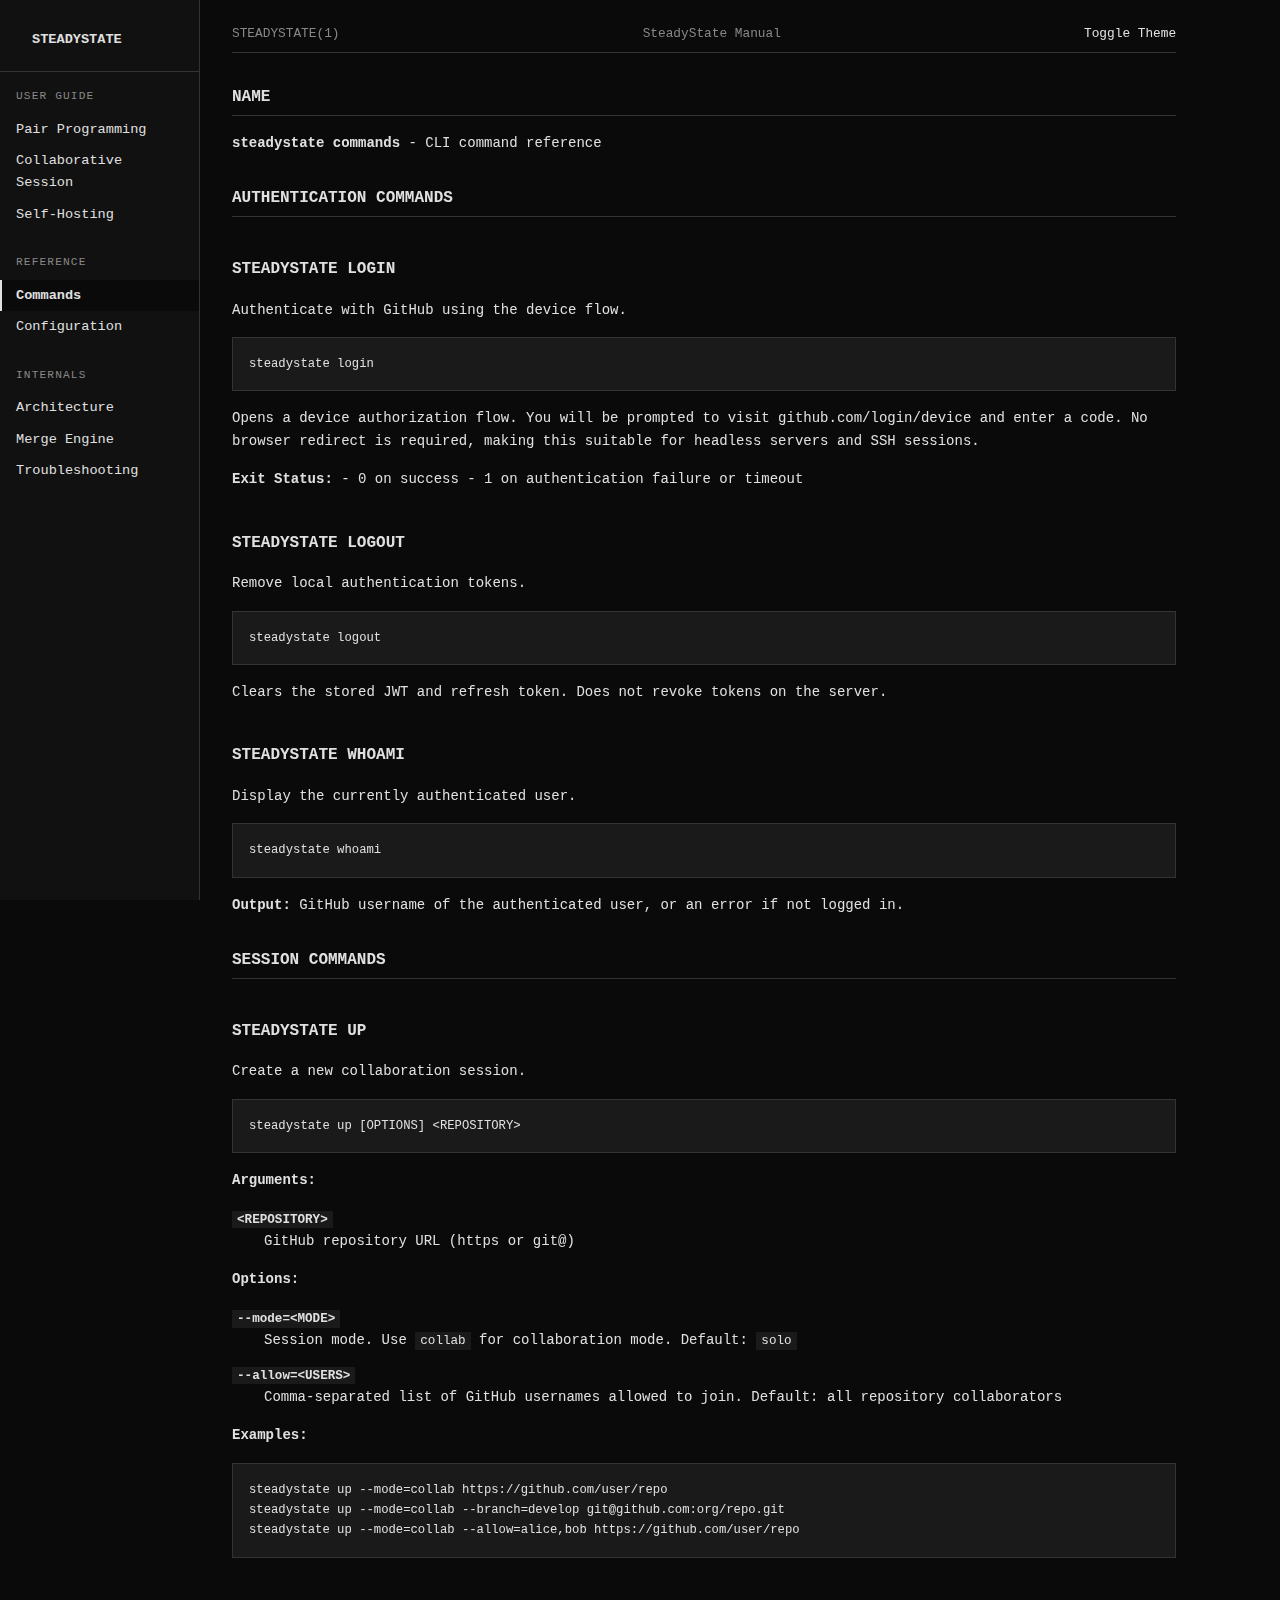
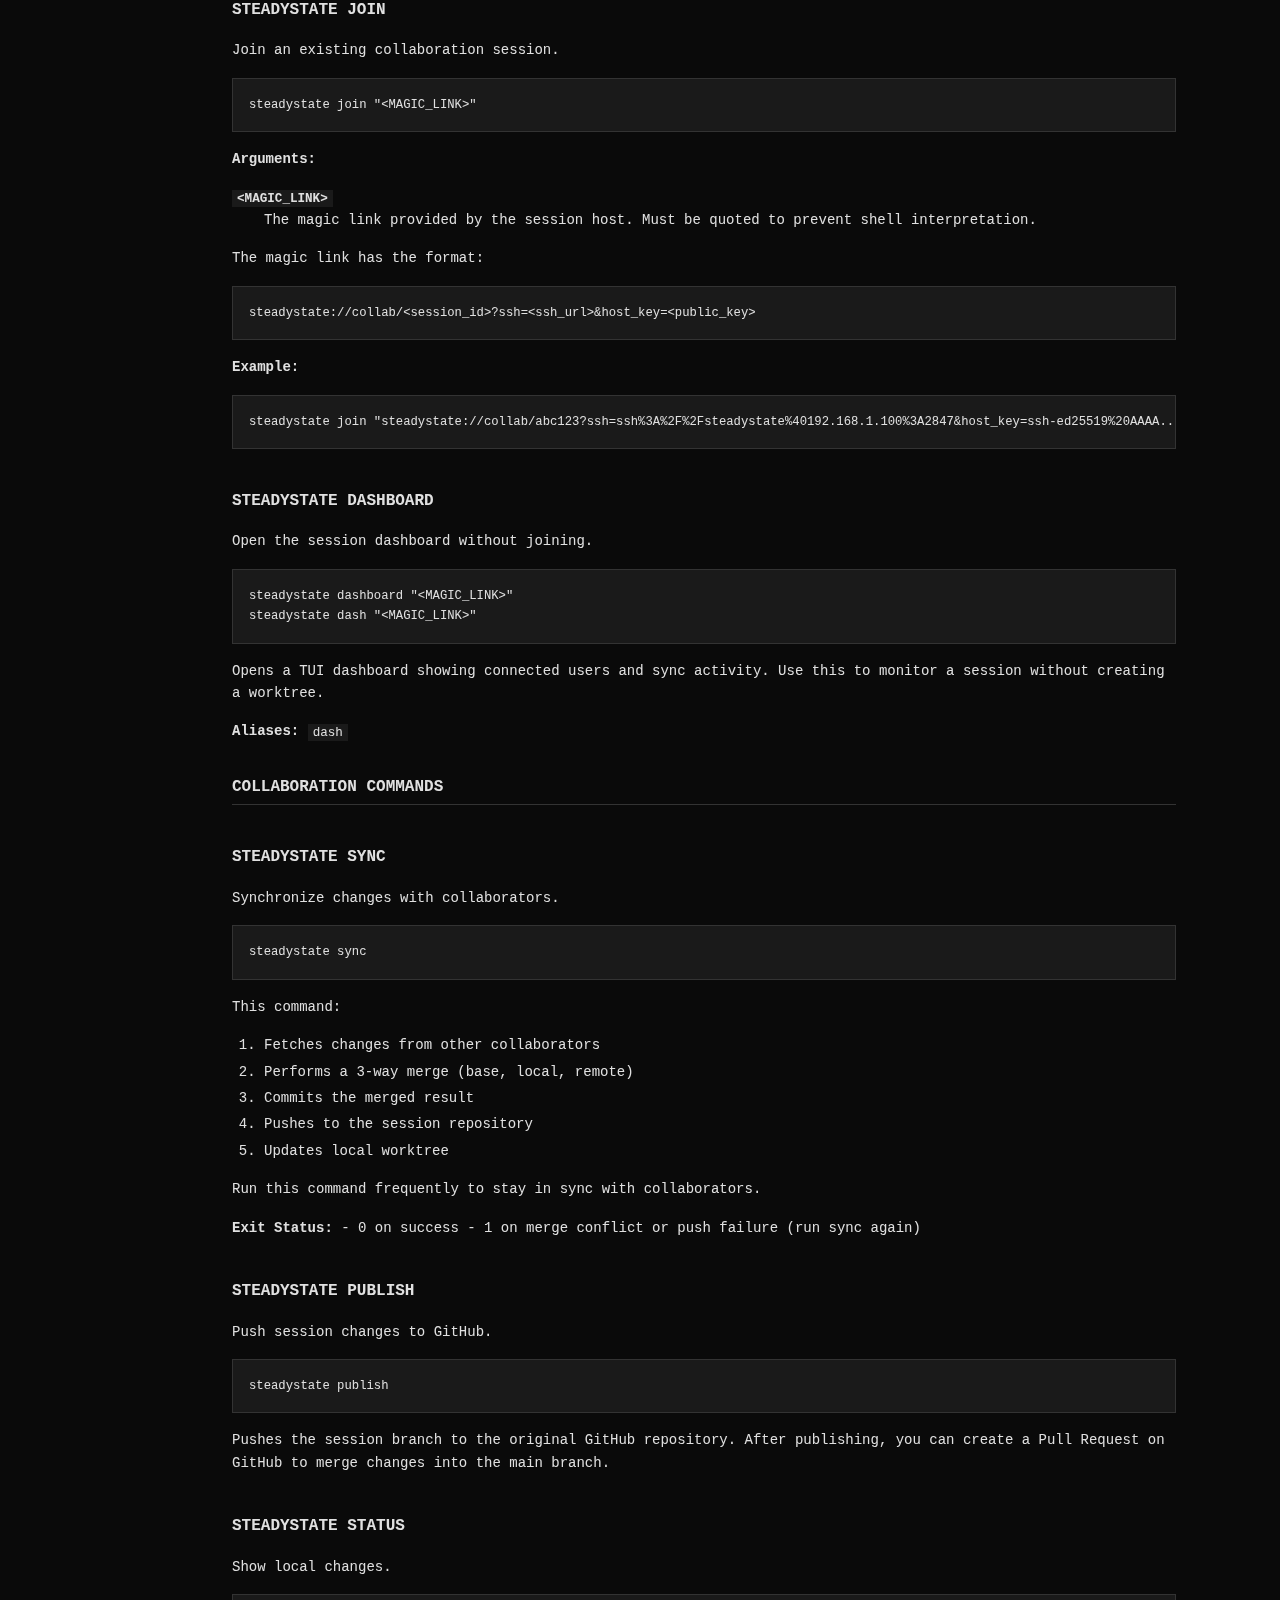
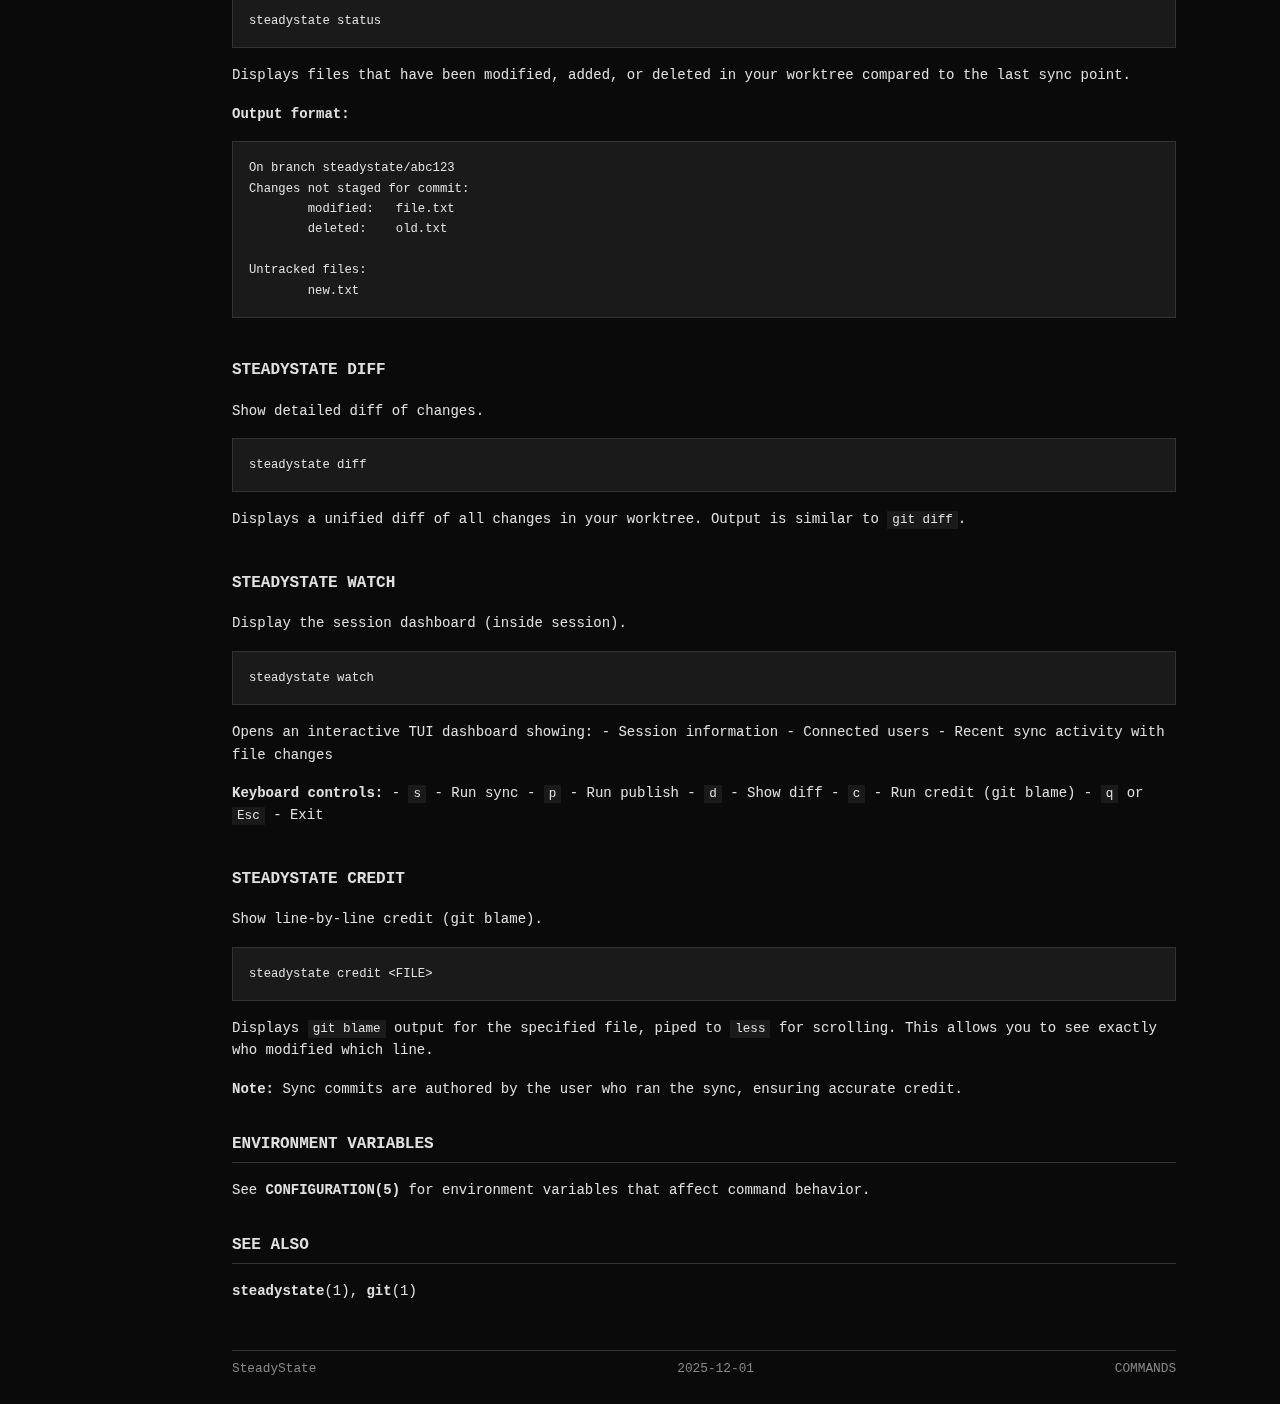
<file: commands.html>
<!DOCTYPE html>
<html lang="en">

<head>
    <meta charset="UTF-8">
    <meta name="viewport" content="width=device-width, initial-scale=1.0">
    <title>COMMANDS - SteadyState Manual</title>
    <link rel="stylesheet" href="style.css">
</head>

<body>

    <!-- THEME TOGGLE (must be here, not in <head>) -->
    <input type="checkbox" id="toggle-theme">

    <div class="layout">
        <aside class="sidebar">
            <div class="sidebar-header"><a href="index.html" >STEADYSTATE</a></div><div class="sidebar-section"><div class="sidebar-title">User Guide</div><ul><li><a href="hosting-pair-programming.html" >Pair Programming</a></li><li><a href="hosting-collaborative-session.html" >Collaborative Session</a></li><li><a href="self-hosting.html" >Self-Hosting</a></li></ul></div><div class="sidebar-section"><div class="sidebar-title">Reference</div><ul><li><a href="commands.html" class="current">Commands</a></li><li><a href="configuration.html" >Configuration</a></li></ul></div><div class="sidebar-section"><div class="sidebar-title">Internals</div><ul><li><a href="architecture.html" >Architecture</a></li><li><a href="merge-engine.html" >Merge Engine</a></li><li><a href="troubleshooting.html" >Troubleshooting</a></li></ul></div>
        </aside>

        <div class="content">
            <header>
                <div class="header-left">STEADYSTATE(1)</div>
                <div class="header-center">SteadyState Manual</div>
                <div class="header-right">
                    <label class="theme-toggle" for="toggle-theme">
                        <span>Toggle Theme</span>
                    </label>
                </div>
            </header>

            <main>
<h1 id="name">NAME</h1>
<p><strong>steadystate commands</strong> - CLI command reference</p>
<h1 id="authentication-commands">AUTHENTICATION COMMANDS</h1>
<h2 id="steadystate-login">steadystate login</h2>
<p>Authenticate with GitHub using the device flow.</p>
<pre><code>steadystate login</code></pre>
<p>Opens a device authorization flow. You will be prompted to visit
github.com/login/device and enter a code. No browser redirect is
required, making this suitable for headless servers and SSH
sessions.</p>
<p><strong>Exit Status:</strong> - 0 on success - 1 on authentication
failure or timeout</p>
<h2 id="steadystate-logout">steadystate logout</h2>
<p>Remove local authentication tokens.</p>
<pre><code>steadystate logout</code></pre>
<p>Clears the stored JWT and refresh token. Does not revoke tokens on
the server.</p>
<h2 id="steadystate-whoami">steadystate whoami</h2>
<p>Display the currently authenticated user.</p>
<pre><code>steadystate whoami</code></pre>
<p><strong>Output:</strong> GitHub username of the authenticated user,
or an error if not logged in.</p>
<h1 id="session-commands">SESSION COMMANDS</h1>
<h2 id="steadystate-up">steadystate up</h2>
<p>Create a new collaboration session.</p>
<pre><code>steadystate up [OPTIONS] &lt;REPOSITORY&gt;</code></pre>
<p><strong>Arguments:</strong></p>
<dl>
<dt><code>&lt;REPOSITORY&gt;</code></dt>
<dd>
GitHub repository URL (https or git@)
</dd>
</dl>
<p><strong>Options:</strong></p>
<dl>
<dt><code>--mode=&lt;MODE&gt;</code></dt>
<dd>
Session mode. Use <code>collab</code> for collaboration mode. Default:
<code>solo</code>
</dd>
<dt><code>--allow=&lt;USERS&gt;</code></dt>
<dd>
Comma-separated list of GitHub usernames allowed to join. Default: all
repository collaborators
</dd>
</dl>
<p><strong>Examples:</strong></p>
<pre><code>steadystate up --mode=collab https://github.com/user/repo
steadystate up --mode=collab --branch=develop git@github.com:org/repo.git
steadystate up --mode=collab --allow=alice,bob https://github.com/user/repo</code></pre>
<h2 id="steadystate-join">steadystate join</h2>
<p>Join an existing collaboration session.</p>
<pre><code>steadystate join &quot;&lt;MAGIC_LINK&gt;&quot;</code></pre>
<p><strong>Arguments:</strong></p>
<dl>
<dt><code>&lt;MAGIC_LINK&gt;</code></dt>
<dd>
The magic link provided by the session host. Must be quoted to prevent
shell interpretation.
</dd>
</dl>
<p>The magic link has the format:</p>
<pre><code>steadystate://collab/&lt;session_id&gt;?ssh=&lt;ssh_url&gt;&amp;host_key=&lt;public_key&gt;</code></pre>
<p><strong>Example:</strong></p>
<pre><code>steadystate join &quot;steadystate://collab/abc123?ssh=ssh%3A%2F%2Fsteadystate%40192.168.1.100%3A2847&amp;host_key=ssh-ed25519%20AAAA...&quot;</code></pre>
<h2 id="steadystate-dashboard">steadystate dashboard</h2>
<p>Open the session dashboard without joining.</p>
<pre><code>steadystate dashboard &quot;&lt;MAGIC_LINK&gt;&quot;
steadystate dash &quot;&lt;MAGIC_LINK&gt;&quot;</code></pre>
<p>Opens a TUI dashboard showing connected users and sync activity. Use
this to monitor a session without creating a worktree.</p>
<p><strong>Aliases:</strong> <code>dash</code></p>
<h1 id="collaboration-commands">COLLABORATION COMMANDS</h1>
<h2 id="steadystate-sync">steadystate sync</h2>
<p>Synchronize changes with collaborators.</p>
<pre><code>steadystate sync</code></pre>
<p>This command:</p>
<ol type="1">
<li>Fetches changes from other collaborators</li>
<li>Performs a 3-way merge (base, local, remote)</li>
<li>Commits the merged result</li>
<li>Pushes to the session repository</li>
<li>Updates local worktree</li>
</ol>
<p>Run this command frequently to stay in sync with collaborators.</p>
<p><strong>Exit Status:</strong> - 0 on success - 1 on merge conflict or
push failure (run sync again)</p>
<h2 id="steadystate-publish">steadystate publish</h2>
<p>Push session changes to GitHub.</p>
<pre><code>steadystate publish</code></pre>
<p>Pushes the session branch to the original GitHub repository. After
publishing, you can create a Pull Request on GitHub to merge changes
into the main branch.</p>
<h2 id="steadystate-status">steadystate status</h2>
<p>Show local changes.</p>
<pre><code>steadystate status</code></pre>
<p>Displays files that have been modified, added, or deleted in your
worktree compared to the last sync point.</p>
<p><strong>Output format:</strong></p>
<pre><code>On branch steadystate/abc123
Changes not staged for commit:
        modified:   file.txt
        deleted:    old.txt

Untracked files:
        new.txt</code></pre>
<h2 id="steadystate-diff">steadystate diff</h2>
<p>Show detailed diff of changes.</p>
<pre><code>steadystate diff</code></pre>
<p>Displays a unified diff of all changes in your worktree. Output is
similar to <code>git diff</code>.</p>
<h2 id="steadystate-watch">steadystate watch</h2>
<p>Display the session dashboard (inside session).</p>
<pre><code>steadystate watch</code></pre>
<p>Opens an interactive TUI dashboard showing: - Session information -
Connected users - Recent sync activity with file changes</p>
<p><strong>Keyboard controls:</strong> - <code>s</code> - Run sync -
<code>p</code> - Run publish - <code>d</code> - Show diff -
<code>c</code> - Run credit (git blame) - <code>q</code> or
<code>Esc</code> - Exit</p>
<h2 id="steadystate-credit">steadystate credit</h2>
<p>Show line-by-line credit (git blame).</p>
<pre><code>steadystate credit &lt;FILE&gt;</code></pre>
<p>Displays <code>git blame</code> output for the specified file, piped
to <code>less</code> for scrolling. This allows you to see exactly who
modified which line.</p>
<p><strong>Note:</strong> Sync commits are authored by the user who ran
the sync, ensuring accurate credit.</p>
<h1 id="environment-variables">ENVIRONMENT VARIABLES</h1>
<p>See <strong>CONFIGURATION(5)</strong> for environment variables that
affect command behavior.</p>
<h1 id="see-also">SEE ALSO</h1>
<p><strong>steadystate</strong>(1), <strong>git</strong>(1)</p>
            </main>

            <footer>
                <div class="footer-left">SteadyState</div>
                <div class="footer-center">2025-12-01</div>
                <div class="footer-right">COMMANDS</div>
            </footer>
        </div>
    </div>

</body>

</html>
</file>
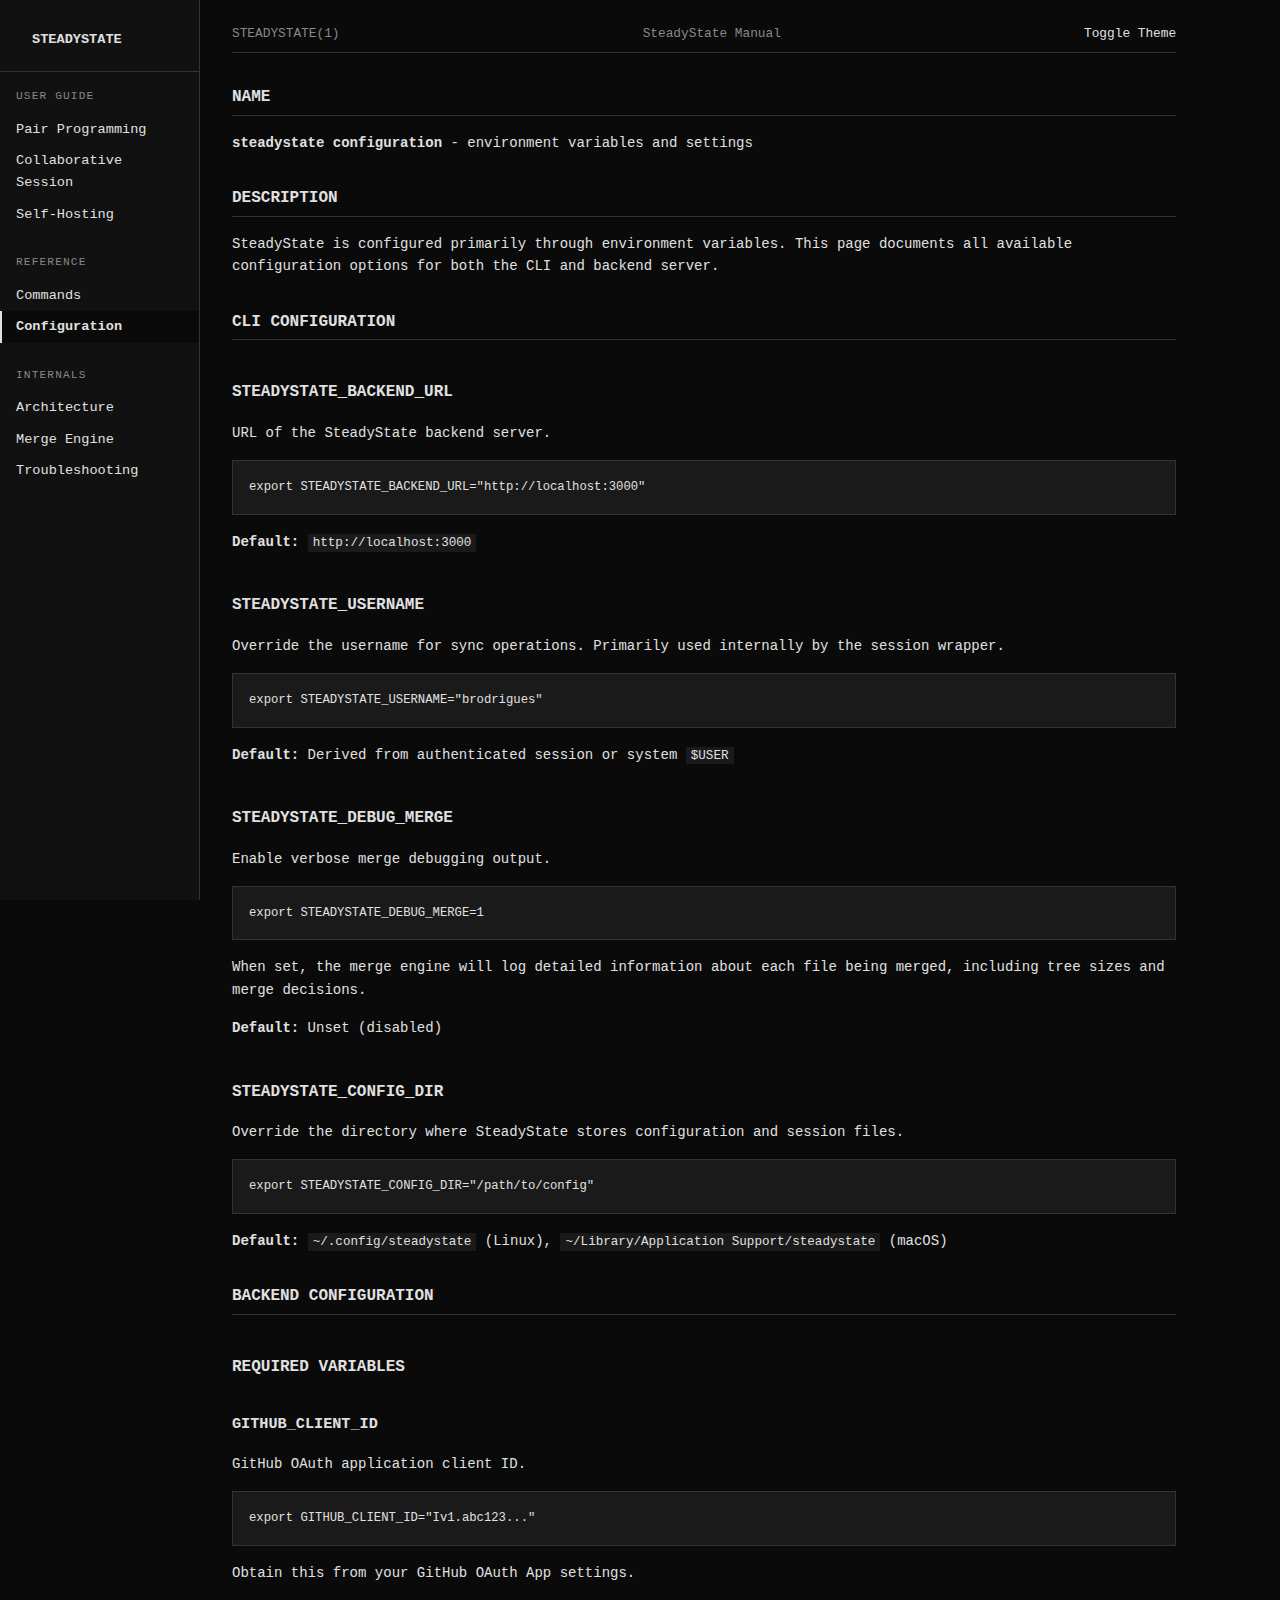
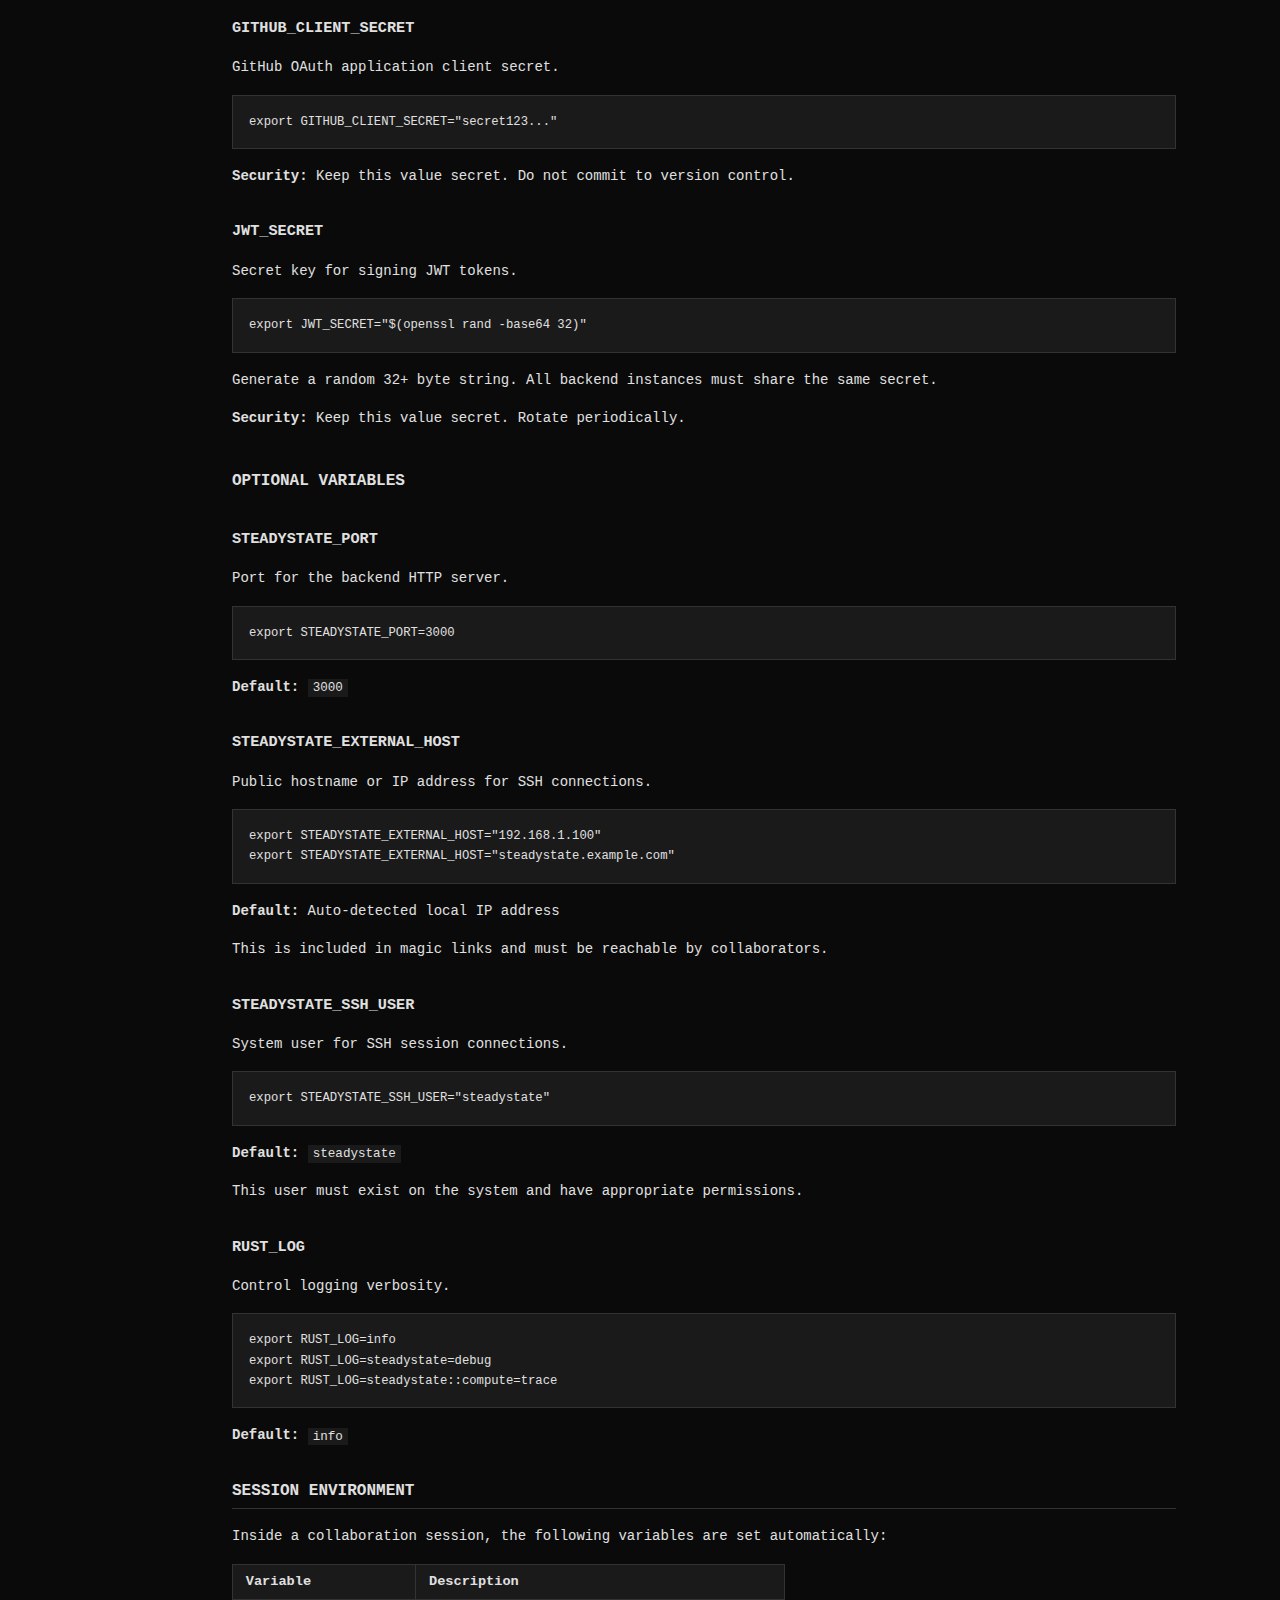
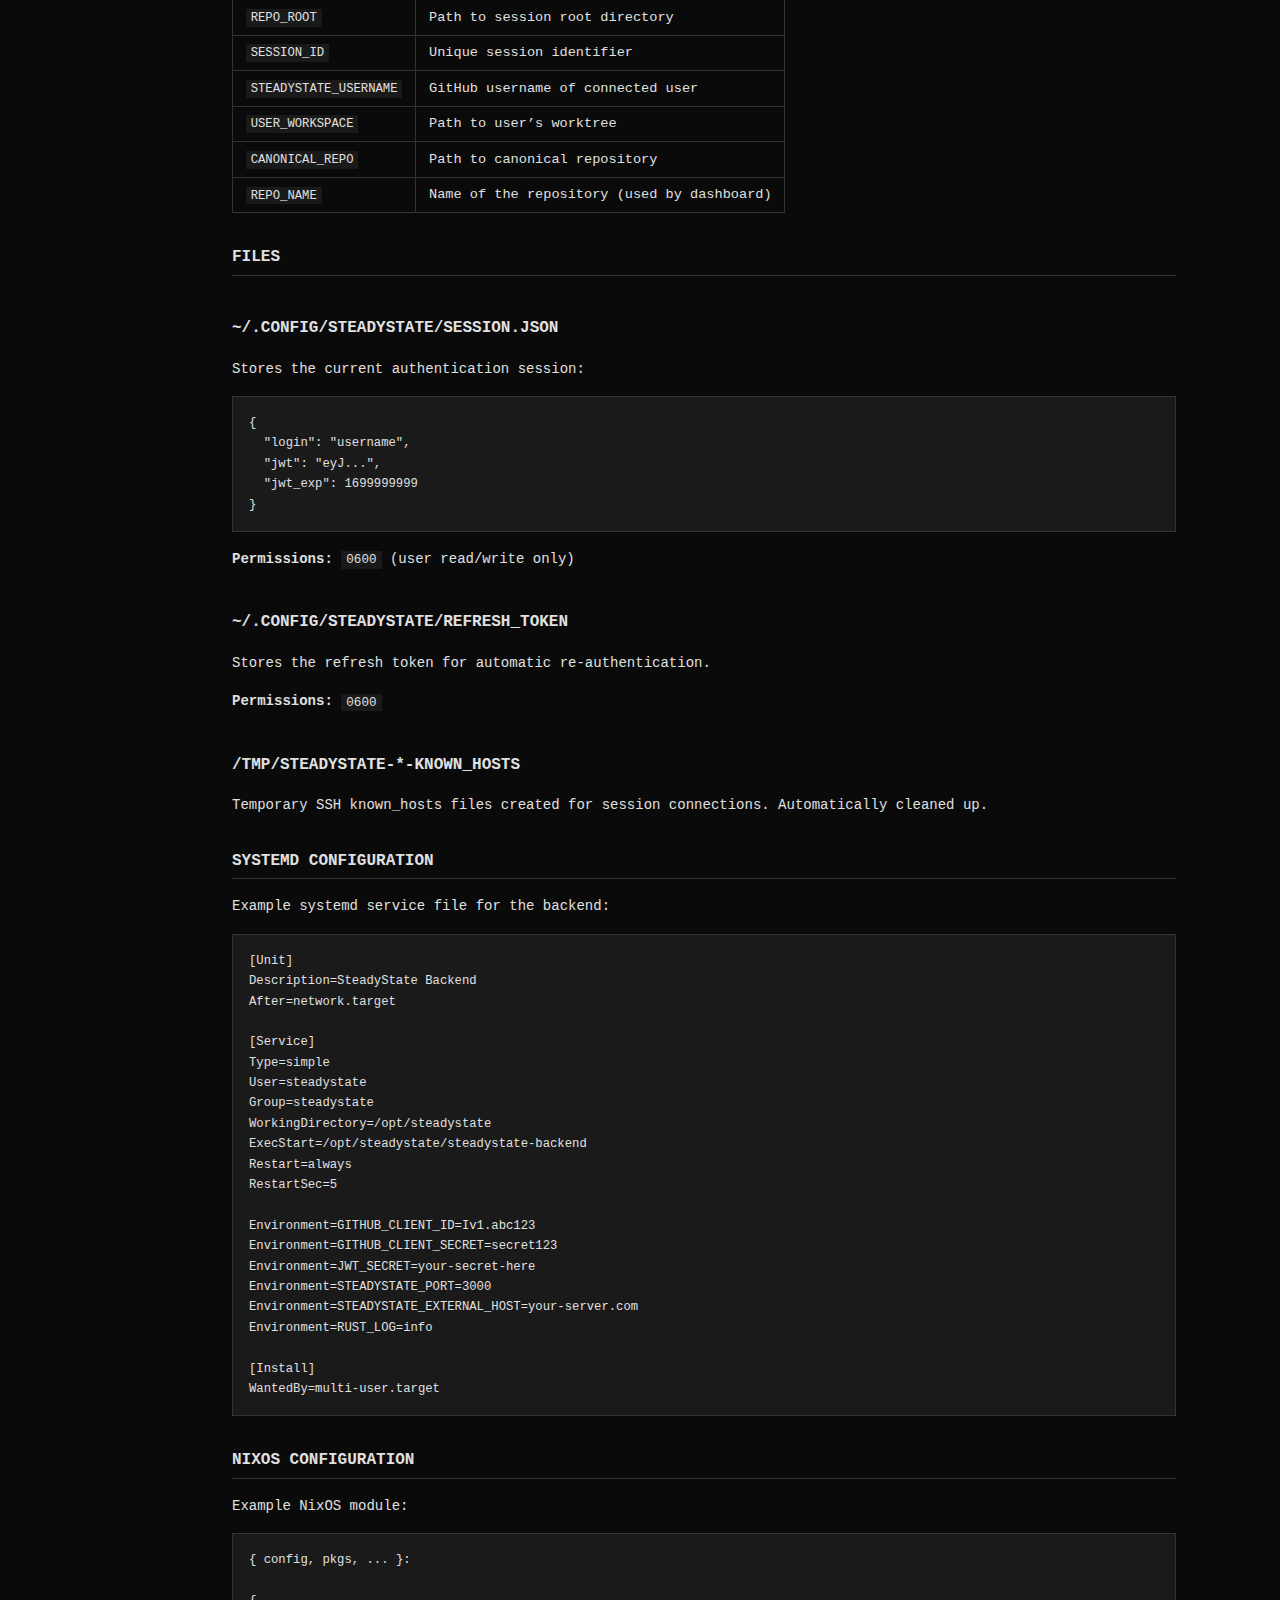
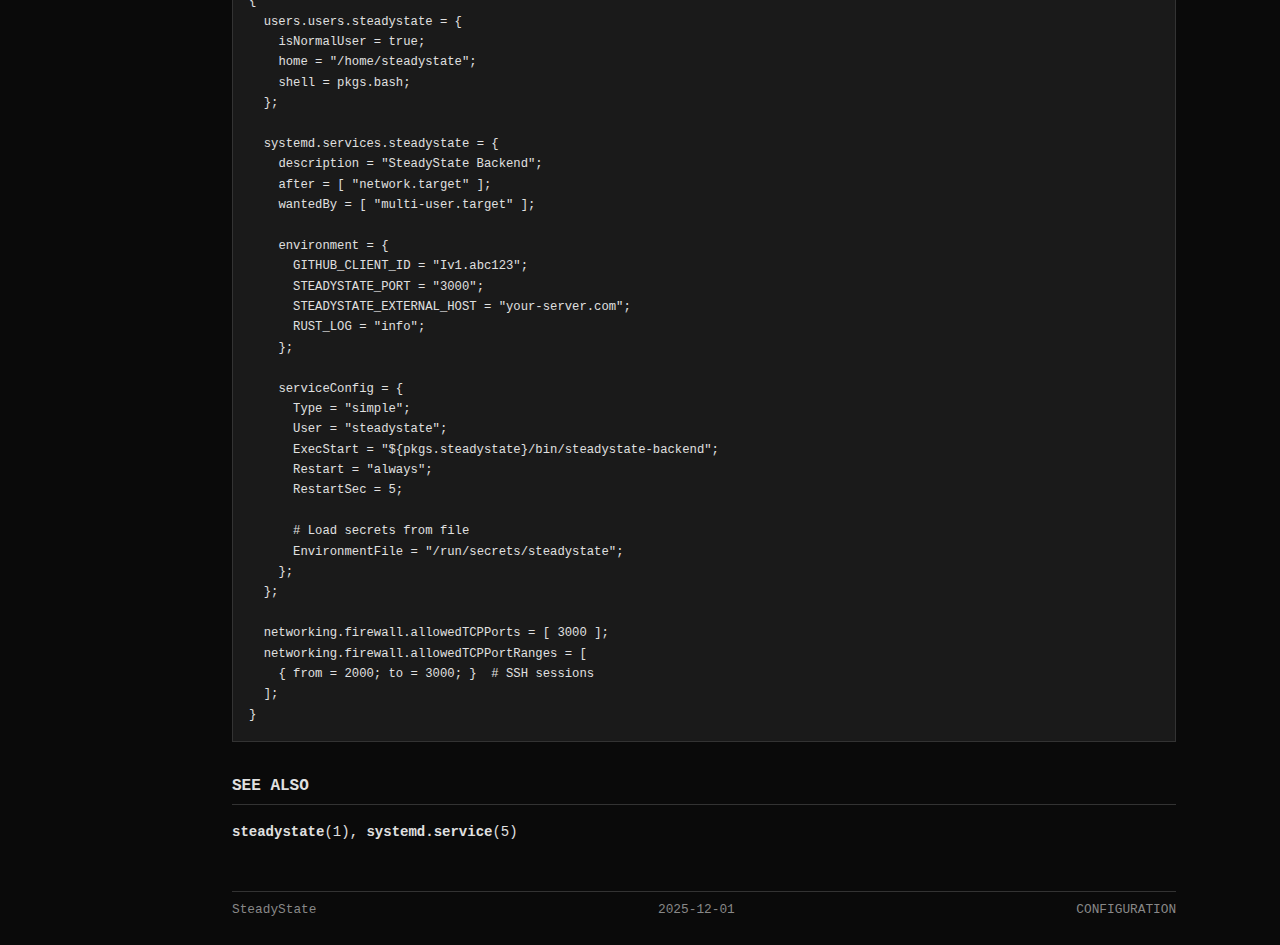
<file: configuration.html>
<!DOCTYPE html>
<html lang="en">

<head>
    <meta charset="UTF-8">
    <meta name="viewport" content="width=device-width, initial-scale=1.0">
    <title>CONFIGURATION - SteadyState Manual</title>
    <link rel="stylesheet" href="style.css">
</head>

<body>

    <!-- THEME TOGGLE (must be here, not in <head>) -->
    <input type="checkbox" id="toggle-theme">

    <div class="layout">
        <aside class="sidebar">
            <div class="sidebar-header"><a href="index.html" >STEADYSTATE</a></div><div class="sidebar-section"><div class="sidebar-title">User Guide</div><ul><li><a href="hosting-pair-programming.html" >Pair Programming</a></li><li><a href="hosting-collaborative-session.html" >Collaborative Session</a></li><li><a href="self-hosting.html" >Self-Hosting</a></li></ul></div><div class="sidebar-section"><div class="sidebar-title">Reference</div><ul><li><a href="commands.html" >Commands</a></li><li><a href="configuration.html" class="current">Configuration</a></li></ul></div><div class="sidebar-section"><div class="sidebar-title">Internals</div><ul><li><a href="architecture.html" >Architecture</a></li><li><a href="merge-engine.html" >Merge Engine</a></li><li><a href="troubleshooting.html" >Troubleshooting</a></li></ul></div>
        </aside>

        <div class="content">
            <header>
                <div class="header-left">STEADYSTATE(1)</div>
                <div class="header-center">SteadyState Manual</div>
                <div class="header-right">
                    <label class="theme-toggle" for="toggle-theme">
                        <span>Toggle Theme</span>
                    </label>
                </div>
            </header>

            <main>
<h1 id="name">NAME</h1>
<p><strong>steadystate configuration</strong> - environment variables
and settings</p>
<h1 id="description">DESCRIPTION</h1>
<p>SteadyState is configured primarily through environment variables.
This page documents all available configuration options for both the CLI
and backend server.</p>
<h1 id="cli-configuration">CLI CONFIGURATION</h1>
<h2 id="steadystate_backend_url">STEADYSTATE_BACKEND_URL</h2>
<p>URL of the SteadyState backend server.</p>
<pre><code>export STEADYSTATE_BACKEND_URL=&quot;http://localhost:3000&quot;</code></pre>
<p><strong>Default:</strong> <code>http://localhost:3000</code></p>
<h2 id="steadystate_username">STEADYSTATE_USERNAME</h2>
<p>Override the username for sync operations. Primarily used internally
by the session wrapper.</p>
<pre><code>export STEADYSTATE_USERNAME=&quot;brodrigues&quot;</code></pre>
<p><strong>Default:</strong> Derived from authenticated session or
system <code>$USER</code></p>
<h2 id="steadystate_debug_merge">STEADYSTATE_DEBUG_MERGE</h2>
<p>Enable verbose merge debugging output.</p>
<pre><code>export STEADYSTATE_DEBUG_MERGE=1</code></pre>
<p>When set, the merge engine will log detailed information about each
file being merged, including tree sizes and merge decisions.</p>
<p><strong>Default:</strong> Unset (disabled)</p>
<h2 id="steadystate_config_dir">STEADYSTATE_CONFIG_DIR</h2>
<p>Override the directory where SteadyState stores configuration and
session files.</p>
<pre><code>export STEADYSTATE_CONFIG_DIR=&quot;/path/to/config&quot;</code></pre>
<p><strong>Default:</strong> <code>~/.config/steadystate</code> (Linux),
<code>~/Library/Application Support/steadystate</code> (macOS)</p>
<h1 id="backend-configuration">BACKEND CONFIGURATION</h1>
<h2 id="required-variables">Required Variables</h2>
<h3 id="github_client_id">GITHUB_CLIENT_ID</h3>
<p>GitHub OAuth application client ID.</p>
<pre><code>export GITHUB_CLIENT_ID=&quot;Iv1.abc123...&quot;</code></pre>
<p>Obtain this from your GitHub OAuth App settings.</p>
<h3 id="github_client_secret">GITHUB_CLIENT_SECRET</h3>
<p>GitHub OAuth application client secret.</p>
<pre><code>export GITHUB_CLIENT_SECRET=&quot;secret123...&quot;</code></pre>
<p><strong>Security:</strong> Keep this value secret. Do not commit to
version control.</p>
<h3 id="jwt_secret">JWT_SECRET</h3>
<p>Secret key for signing JWT tokens.</p>
<pre><code>export JWT_SECRET=&quot;$(openssl rand -base64 32)&quot;</code></pre>
<p>Generate a random 32+ byte string. All backend instances must share
the same secret.</p>
<p><strong>Security:</strong> Keep this value secret. Rotate
periodically.</p>
<h2 id="optional-variables">Optional Variables</h2>
<h3 id="steadystate_port">STEADYSTATE_PORT</h3>
<p>Port for the backend HTTP server.</p>
<pre><code>export STEADYSTATE_PORT=3000</code></pre>
<p><strong>Default:</strong> <code>3000</code></p>
<h3 id="steadystate_external_host">STEADYSTATE_EXTERNAL_HOST</h3>
<p>Public hostname or IP address for SSH connections.</p>
<pre><code>export STEADYSTATE_EXTERNAL_HOST=&quot;192.168.1.100&quot;
export STEADYSTATE_EXTERNAL_HOST=&quot;steadystate.example.com&quot;</code></pre>
<p><strong>Default:</strong> Auto-detected local IP address</p>
<p>This is included in magic links and must be reachable by
collaborators.</p>
<h3 id="steadystate_ssh_user">STEADYSTATE_SSH_USER</h3>
<p>System user for SSH session connections.</p>
<pre><code>export STEADYSTATE_SSH_USER=&quot;steadystate&quot;</code></pre>
<p><strong>Default:</strong> <code>steadystate</code></p>
<p>This user must exist on the system and have appropriate
permissions.</p>
<h3 id="rust_log">RUST_LOG</h3>
<p>Control logging verbosity.</p>
<pre><code>export RUST_LOG=info
export RUST_LOG=steadystate=debug
export RUST_LOG=steadystate::compute=trace</code></pre>
<p><strong>Default:</strong> <code>info</code></p>
<h1 id="session-environment">SESSION ENVIRONMENT</h1>
<p>Inside a collaboration session, the following variables are set
automatically:</p>
<table>
<thead>
<tr class="header">
<th>Variable</th>
<th>Description</th>
</tr>
</thead>
<tbody>
<tr class="odd">
<td><code>REPO_ROOT</code></td>
<td>Path to session root directory</td>
</tr>
<tr class="even">
<td><code>SESSION_ID</code></td>
<td>Unique session identifier</td>
</tr>
<tr class="odd">
<td><code>STEADYSTATE_USERNAME</code></td>
<td>GitHub username of connected user</td>
</tr>
<tr class="even">
<td><code>USER_WORKSPACE</code></td>
<td>Path to user’s worktree</td>
</tr>
<tr class="odd">
<td><code>CANONICAL_REPO</code></td>
<td>Path to canonical repository</td>
</tr>
<tr class="even">
<td><code>REPO_NAME</code></td>
<td>Name of the repository (used by dashboard)</td>
</tr>
</tbody>
</table>
<h1 id="files">FILES</h1>
<h2
id="configsteadystatesession.json">~/.config/steadystate/session.json</h2>
<p>Stores the current authentication session:</p>
<div class="sourceCode" id="cb12"><pre
class="sourceCode json"><code class="sourceCode json"><span id="cb12-1"><a href="#cb12-1" aria-hidden="true" tabindex="-1"></a><span class="fu">{</span></span>
<span id="cb12-2"><a href="#cb12-2" aria-hidden="true" tabindex="-1"></a>  <span class="dt">&quot;login&quot;</span><span class="fu">:</span> <span class="st">&quot;username&quot;</span><span class="fu">,</span></span>
<span id="cb12-3"><a href="#cb12-3" aria-hidden="true" tabindex="-1"></a>  <span class="dt">&quot;jwt&quot;</span><span class="fu">:</span> <span class="st">&quot;eyJ...&quot;</span><span class="fu">,</span></span>
<span id="cb12-4"><a href="#cb12-4" aria-hidden="true" tabindex="-1"></a>  <span class="dt">&quot;jwt_exp&quot;</span><span class="fu">:</span> <span class="dv">1699999999</span></span>
<span id="cb12-5"><a href="#cb12-5" aria-hidden="true" tabindex="-1"></a><span class="fu">}</span></span></code></pre></div>
<p><strong>Permissions:</strong> <code>0600</code> (user read/write
only)</p>
<h2
id="configsteadystaterefresh_token">~/.config/steadystate/refresh_token</h2>
<p>Stores the refresh token for automatic re-authentication.</p>
<p><strong>Permissions:</strong> <code>0600</code></p>
<h2 id="tmpsteadystate--known_hosts">/tmp/steadystate-*-known_hosts</h2>
<p>Temporary SSH known_hosts files created for session connections.
Automatically cleaned up.</p>
<h1 id="systemd-configuration">SYSTEMD CONFIGURATION</h1>
<p>Example systemd service file for the backend:</p>
<div class="sourceCode" id="cb13"><pre
class="sourceCode ini"><code class="sourceCode ini"><span id="cb13-1"><a href="#cb13-1" aria-hidden="true" tabindex="-1"></a><span class="kw">[Unit]</span></span>
<span id="cb13-2"><a href="#cb13-2" aria-hidden="true" tabindex="-1"></a><span class="dt">Description</span><span class="ot">=</span><span class="st">SteadyState Backend</span></span>
<span id="cb13-3"><a href="#cb13-3" aria-hidden="true" tabindex="-1"></a><span class="dt">After</span><span class="ot">=</span><span class="st">network.target</span></span>
<span id="cb13-4"><a href="#cb13-4" aria-hidden="true" tabindex="-1"></a></span>
<span id="cb13-5"><a href="#cb13-5" aria-hidden="true" tabindex="-1"></a><span class="kw">[Service]</span></span>
<span id="cb13-6"><a href="#cb13-6" aria-hidden="true" tabindex="-1"></a><span class="dt">Type</span><span class="ot">=</span><span class="st">simple</span></span>
<span id="cb13-7"><a href="#cb13-7" aria-hidden="true" tabindex="-1"></a><span class="dt">User</span><span class="ot">=</span><span class="st">steadystate</span></span>
<span id="cb13-8"><a href="#cb13-8" aria-hidden="true" tabindex="-1"></a><span class="dt">Group</span><span class="ot">=</span><span class="st">steadystate</span></span>
<span id="cb13-9"><a href="#cb13-9" aria-hidden="true" tabindex="-1"></a><span class="dt">WorkingDirectory</span><span class="ot">=</span><span class="st">/opt/steadystate</span></span>
<span id="cb13-10"><a href="#cb13-10" aria-hidden="true" tabindex="-1"></a><span class="dt">ExecStart</span><span class="ot">=</span><span class="st">/opt/steadystate/steadystate-backend</span></span>
<span id="cb13-11"><a href="#cb13-11" aria-hidden="true" tabindex="-1"></a><span class="dt">Restart</span><span class="ot">=</span><span class="st">always</span></span>
<span id="cb13-12"><a href="#cb13-12" aria-hidden="true" tabindex="-1"></a><span class="dt">RestartSec</span><span class="ot">=</span><span class="dv">5</span></span>
<span id="cb13-13"><a href="#cb13-13" aria-hidden="true" tabindex="-1"></a></span>
<span id="cb13-14"><a href="#cb13-14" aria-hidden="true" tabindex="-1"></a><span class="dt">Environment</span><span class="ot">=</span><span class="st">GITHUB_CLIENT_ID=Iv1.abc123</span></span>
<span id="cb13-15"><a href="#cb13-15" aria-hidden="true" tabindex="-1"></a><span class="dt">Environment</span><span class="ot">=</span><span class="st">GITHUB_CLIENT_SECRET=secret123</span></span>
<span id="cb13-16"><a href="#cb13-16" aria-hidden="true" tabindex="-1"></a><span class="dt">Environment</span><span class="ot">=</span><span class="st">JWT_SECRET=your-secret-here</span></span>
<span id="cb13-17"><a href="#cb13-17" aria-hidden="true" tabindex="-1"></a><span class="dt">Environment</span><span class="ot">=</span><span class="st">STEADYSTATE_PORT=3000</span></span>
<span id="cb13-18"><a href="#cb13-18" aria-hidden="true" tabindex="-1"></a><span class="dt">Environment</span><span class="ot">=</span><span class="st">STEADYSTATE_EXTERNAL_HOST=your-server.com</span></span>
<span id="cb13-19"><a href="#cb13-19" aria-hidden="true" tabindex="-1"></a><span class="dt">Environment</span><span class="ot">=</span><span class="st">RUST_LOG=info</span></span>
<span id="cb13-20"><a href="#cb13-20" aria-hidden="true" tabindex="-1"></a></span>
<span id="cb13-21"><a href="#cb13-21" aria-hidden="true" tabindex="-1"></a><span class="kw">[Install]</span></span>
<span id="cb13-22"><a href="#cb13-22" aria-hidden="true" tabindex="-1"></a><span class="dt">WantedBy</span><span class="ot">=</span><span class="st">multi-user.target</span></span></code></pre></div>
<h1 id="nixos-configuration">NIXOS CONFIGURATION</h1>
<p>Example NixOS module:</p>
<div class="sourceCode" id="cb14"><pre
class="sourceCode nix"><code class="sourceCode nix"><span id="cb14-1"><a href="#cb14-1" aria-hidden="true" tabindex="-1"></a><span class="op">{</span> <span class="va">config</span><span class="op">,</span> <span class="va">pkgs</span><span class="op">,</span> <span class="op">...</span> <span class="op">}</span>:</span>
<span id="cb14-2"><a href="#cb14-2" aria-hidden="true" tabindex="-1"></a></span>
<span id="cb14-3"><a href="#cb14-3" aria-hidden="true" tabindex="-1"></a><span class="op">{</span></span>
<span id="cb14-4"><a href="#cb14-4" aria-hidden="true" tabindex="-1"></a>  <span class="va">users</span>.<span class="va">users</span>.<span class="va">steadystate</span> <span class="op">=</span> <span class="op">{</span></span>
<span id="cb14-5"><a href="#cb14-5" aria-hidden="true" tabindex="-1"></a>    <span class="va">isNormalUser</span> <span class="op">=</span> <span class="cn">true</span><span class="op">;</span></span>
<span id="cb14-6"><a href="#cb14-6" aria-hidden="true" tabindex="-1"></a>    <span class="va">home</span> <span class="op">=</span> <span class="st">&quot;/home/steadystate&quot;</span><span class="op">;</span></span>
<span id="cb14-7"><a href="#cb14-7" aria-hidden="true" tabindex="-1"></a>    <span class="va">shell</span> <span class="op">=</span> pkgs.bash<span class="op">;</span></span>
<span id="cb14-8"><a href="#cb14-8" aria-hidden="true" tabindex="-1"></a>  <span class="op">};</span></span>
<span id="cb14-9"><a href="#cb14-9" aria-hidden="true" tabindex="-1"></a></span>
<span id="cb14-10"><a href="#cb14-10" aria-hidden="true" tabindex="-1"></a>  <span class="va">systemd</span>.<span class="va">services</span>.<span class="va">steadystate</span> <span class="op">=</span> <span class="op">{</span></span>
<span id="cb14-11"><a href="#cb14-11" aria-hidden="true" tabindex="-1"></a>    <span class="va">description</span> <span class="op">=</span> <span class="st">&quot;SteadyState Backend&quot;</span><span class="op">;</span></span>
<span id="cb14-12"><a href="#cb14-12" aria-hidden="true" tabindex="-1"></a>    <span class="va">after</span> <span class="op">=</span> <span class="op">[</span> <span class="st">&quot;network.target&quot;</span> <span class="op">];</span></span>
<span id="cb14-13"><a href="#cb14-13" aria-hidden="true" tabindex="-1"></a>    <span class="va">wantedBy</span> <span class="op">=</span> <span class="op">[</span> <span class="st">&quot;multi-user.target&quot;</span> <span class="op">];</span></span>
<span id="cb14-14"><a href="#cb14-14" aria-hidden="true" tabindex="-1"></a>    </span>
<span id="cb14-15"><a href="#cb14-15" aria-hidden="true" tabindex="-1"></a>    <span class="va">environment</span> <span class="op">=</span> <span class="op">{</span></span>
<span id="cb14-16"><a href="#cb14-16" aria-hidden="true" tabindex="-1"></a>      <span class="va">GITHUB_CLIENT_ID</span> <span class="op">=</span> <span class="st">&quot;Iv1.abc123&quot;</span><span class="op">;</span></span>
<span id="cb14-17"><a href="#cb14-17" aria-hidden="true" tabindex="-1"></a>      <span class="va">STEADYSTATE_PORT</span> <span class="op">=</span> <span class="st">&quot;3000&quot;</span><span class="op">;</span></span>
<span id="cb14-18"><a href="#cb14-18" aria-hidden="true" tabindex="-1"></a>      <span class="va">STEADYSTATE_EXTERNAL_HOST</span> <span class="op">=</span> <span class="st">&quot;your-server.com&quot;</span><span class="op">;</span></span>
<span id="cb14-19"><a href="#cb14-19" aria-hidden="true" tabindex="-1"></a>      <span class="va">RUST_LOG</span> <span class="op">=</span> <span class="st">&quot;info&quot;</span><span class="op">;</span></span>
<span id="cb14-20"><a href="#cb14-20" aria-hidden="true" tabindex="-1"></a>    <span class="op">};</span></span>
<span id="cb14-21"><a href="#cb14-21" aria-hidden="true" tabindex="-1"></a>    </span>
<span id="cb14-22"><a href="#cb14-22" aria-hidden="true" tabindex="-1"></a>    <span class="va">serviceConfig</span> <span class="op">=</span> <span class="op">{</span></span>
<span id="cb14-23"><a href="#cb14-23" aria-hidden="true" tabindex="-1"></a>      <span class="va">Type</span> <span class="op">=</span> <span class="st">&quot;simple&quot;</span><span class="op">;</span></span>
<span id="cb14-24"><a href="#cb14-24" aria-hidden="true" tabindex="-1"></a>      <span class="va">User</span> <span class="op">=</span> <span class="st">&quot;steadystate&quot;</span><span class="op">;</span></span>
<span id="cb14-25"><a href="#cb14-25" aria-hidden="true" tabindex="-1"></a>      <span class="va">ExecStart</span> <span class="op">=</span> <span class="st">&quot;</span><span class="sc">${</span>pkgs.steadystate<span class="sc">}</span><span class="st">/bin/steadystate-backend&quot;</span><span class="op">;</span></span>
<span id="cb14-26"><a href="#cb14-26" aria-hidden="true" tabindex="-1"></a>      <span class="va">Restart</span> <span class="op">=</span> <span class="st">&quot;always&quot;</span><span class="op">;</span></span>
<span id="cb14-27"><a href="#cb14-27" aria-hidden="true" tabindex="-1"></a>      <span class="va">RestartSec</span> <span class="op">=</span> <span class="dv">5</span><span class="op">;</span></span>
<span id="cb14-28"><a href="#cb14-28" aria-hidden="true" tabindex="-1"></a>      </span>
<span id="cb14-29"><a href="#cb14-29" aria-hidden="true" tabindex="-1"></a>      <span class="co"># Load secrets from file</span></span>
<span id="cb14-30"><a href="#cb14-30" aria-hidden="true" tabindex="-1"></a>      <span class="va">EnvironmentFile</span> <span class="op">=</span> <span class="st">&quot;/run/secrets/steadystate&quot;</span><span class="op">;</span></span>
<span id="cb14-31"><a href="#cb14-31" aria-hidden="true" tabindex="-1"></a>    <span class="op">};</span></span>
<span id="cb14-32"><a href="#cb14-32" aria-hidden="true" tabindex="-1"></a>  <span class="op">};</span></span>
<span id="cb14-33"><a href="#cb14-33" aria-hidden="true" tabindex="-1"></a></span>
<span id="cb14-34"><a href="#cb14-34" aria-hidden="true" tabindex="-1"></a>  <span class="va">networking</span>.<span class="va">firewall</span>.<span class="va">allowedTCPPorts</span> <span class="op">=</span> <span class="op">[</span> <span class="dv">3000</span> <span class="op">];</span></span>
<span id="cb14-35"><a href="#cb14-35" aria-hidden="true" tabindex="-1"></a>  <span class="va">networking</span>.<span class="va">firewall</span>.<span class="va">allowedTCPPortRanges</span> <span class="op">=</span> <span class="op">[</span></span>
<span id="cb14-36"><a href="#cb14-36" aria-hidden="true" tabindex="-1"></a>    <span class="op">{</span> <span class="va">from</span> <span class="op">=</span> <span class="dv">2000</span><span class="op">;</span> <span class="va">to</span> <span class="op">=</span> <span class="dv">3000</span><span class="op">;</span> <span class="op">}</span>  <span class="co"># SSH sessions</span></span>
<span id="cb14-37"><a href="#cb14-37" aria-hidden="true" tabindex="-1"></a>  <span class="op">];</span></span>
<span id="cb14-38"><a href="#cb14-38" aria-hidden="true" tabindex="-1"></a><span class="op">}</span></span></code></pre></div>
<h1 id="see-also">SEE ALSO</h1>
<p><strong>steadystate</strong>(1),
<strong>systemd.service</strong>(5)</p>
            </main>

            <footer>
                <div class="footer-left">SteadyState</div>
                <div class="footer-center">2025-12-01</div>
                <div class="footer-right">CONFIGURATION</div>
            </footer>
        </div>
    </div>

</body>

</html>
</file>
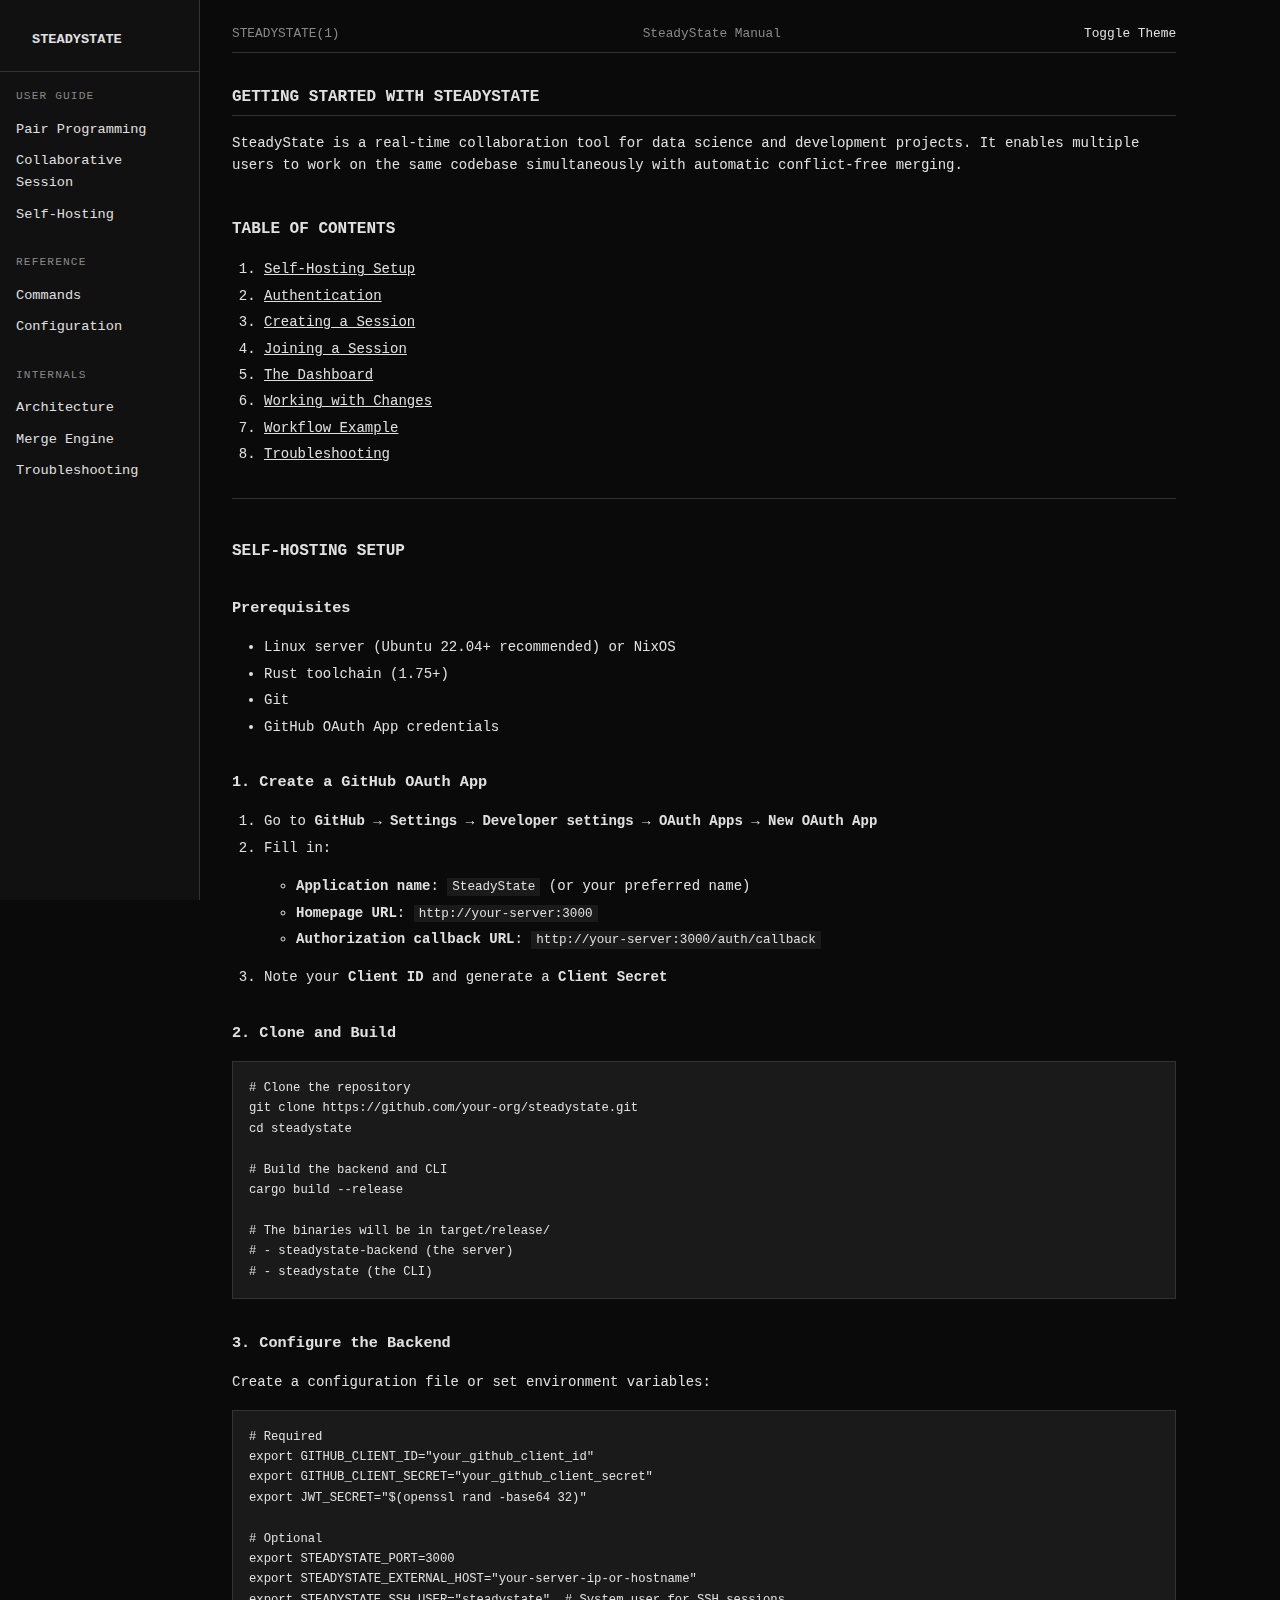
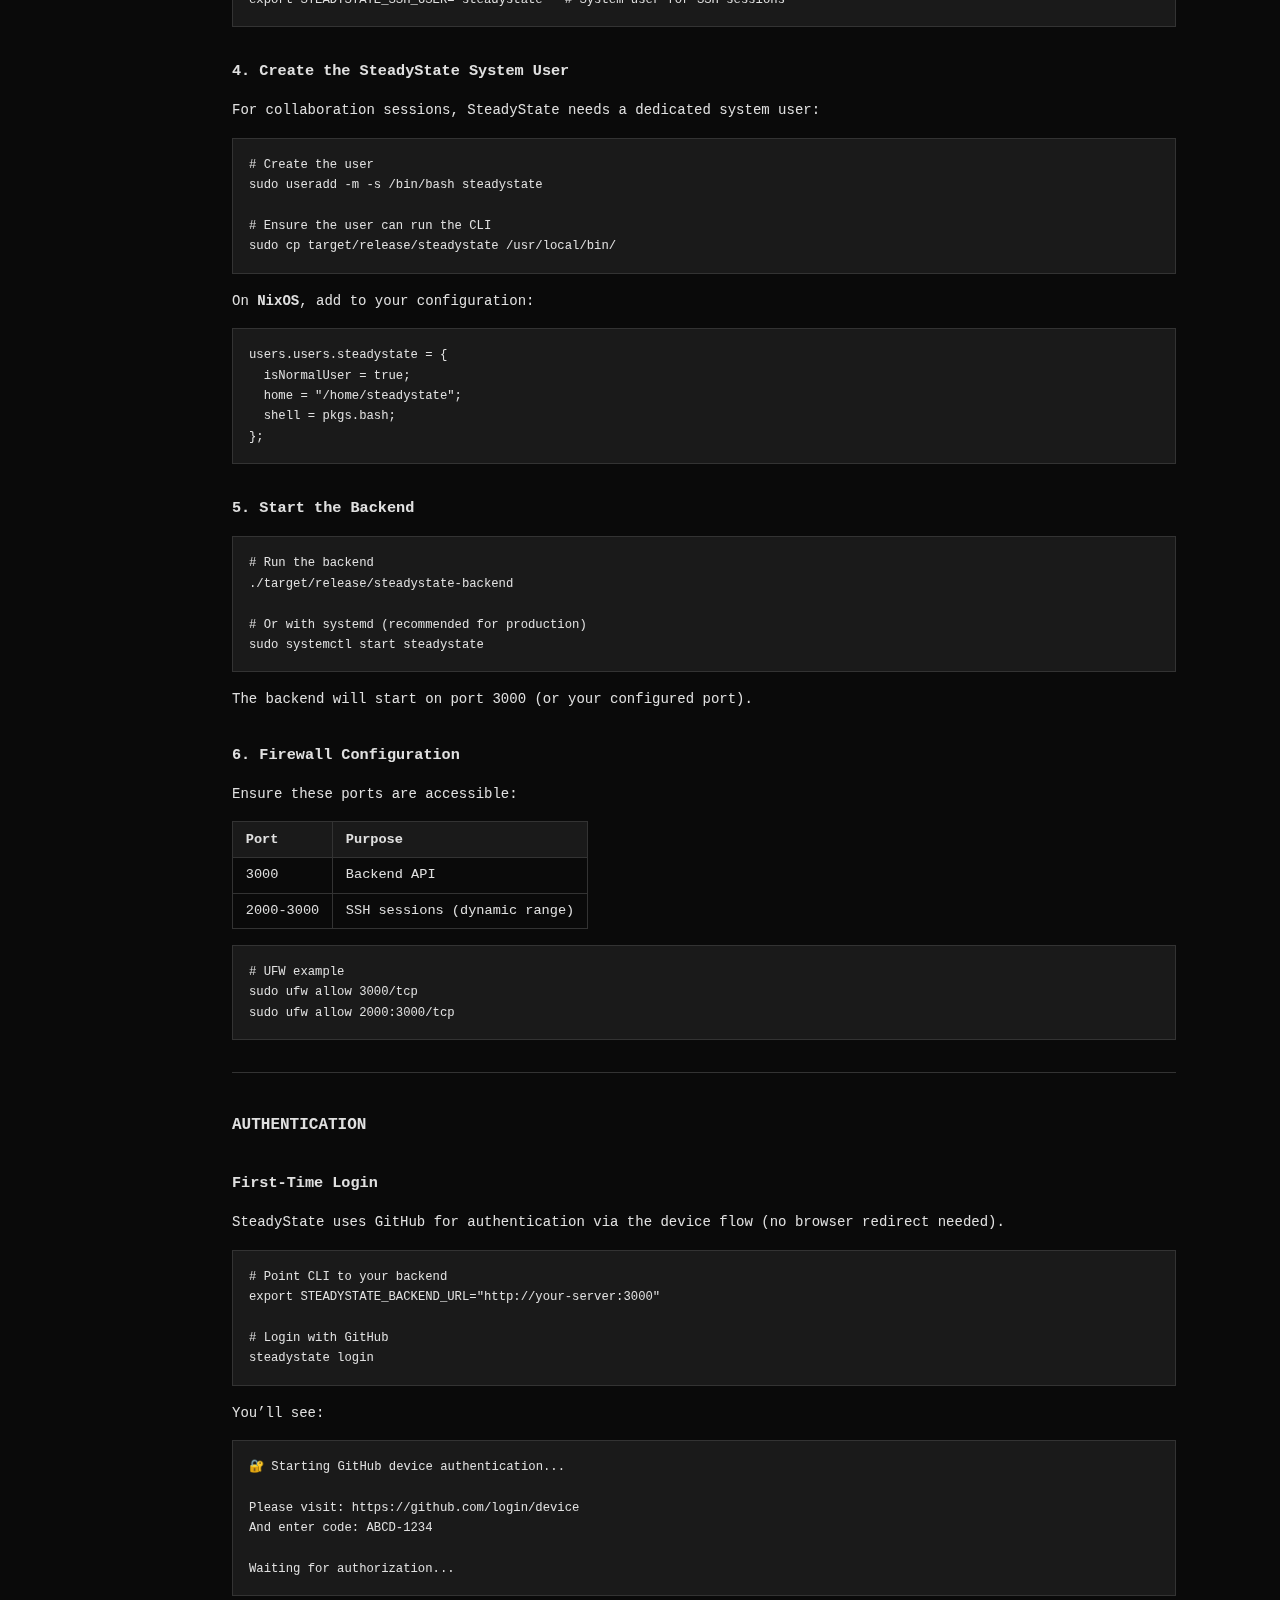
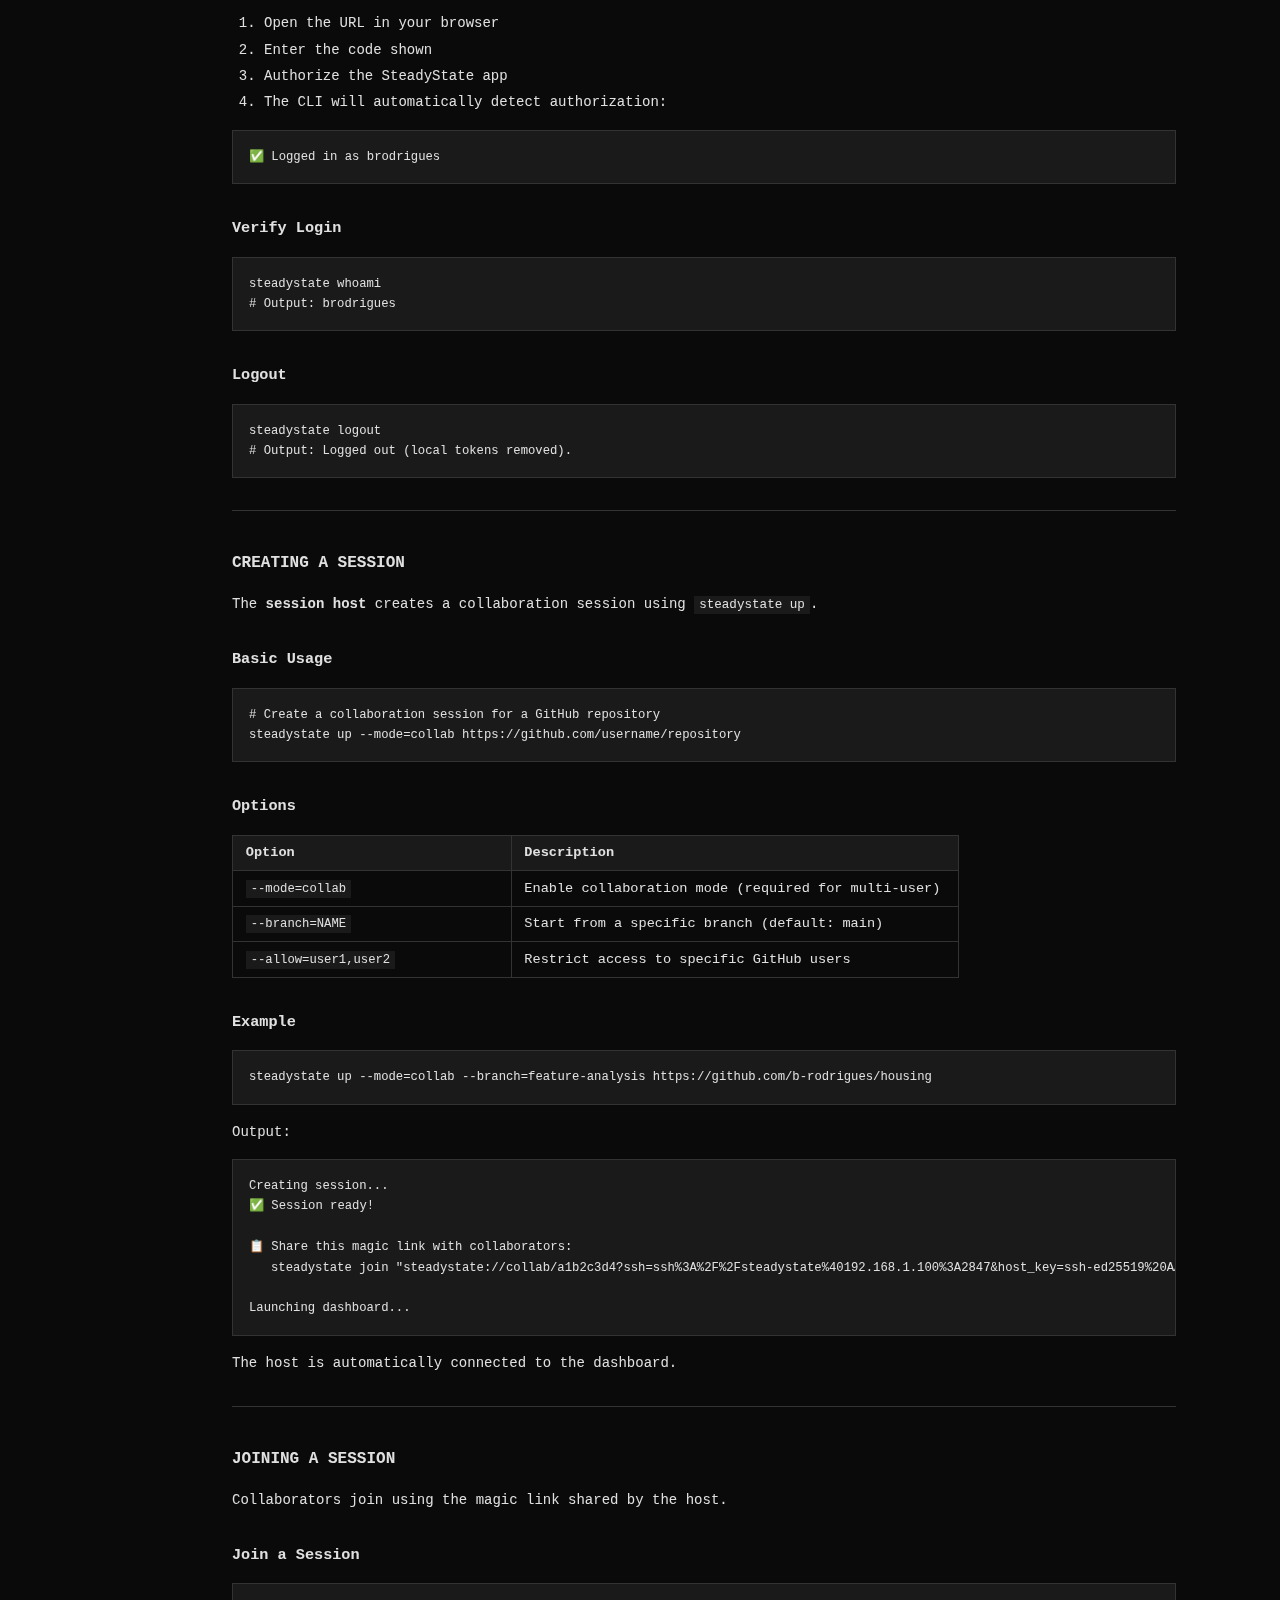
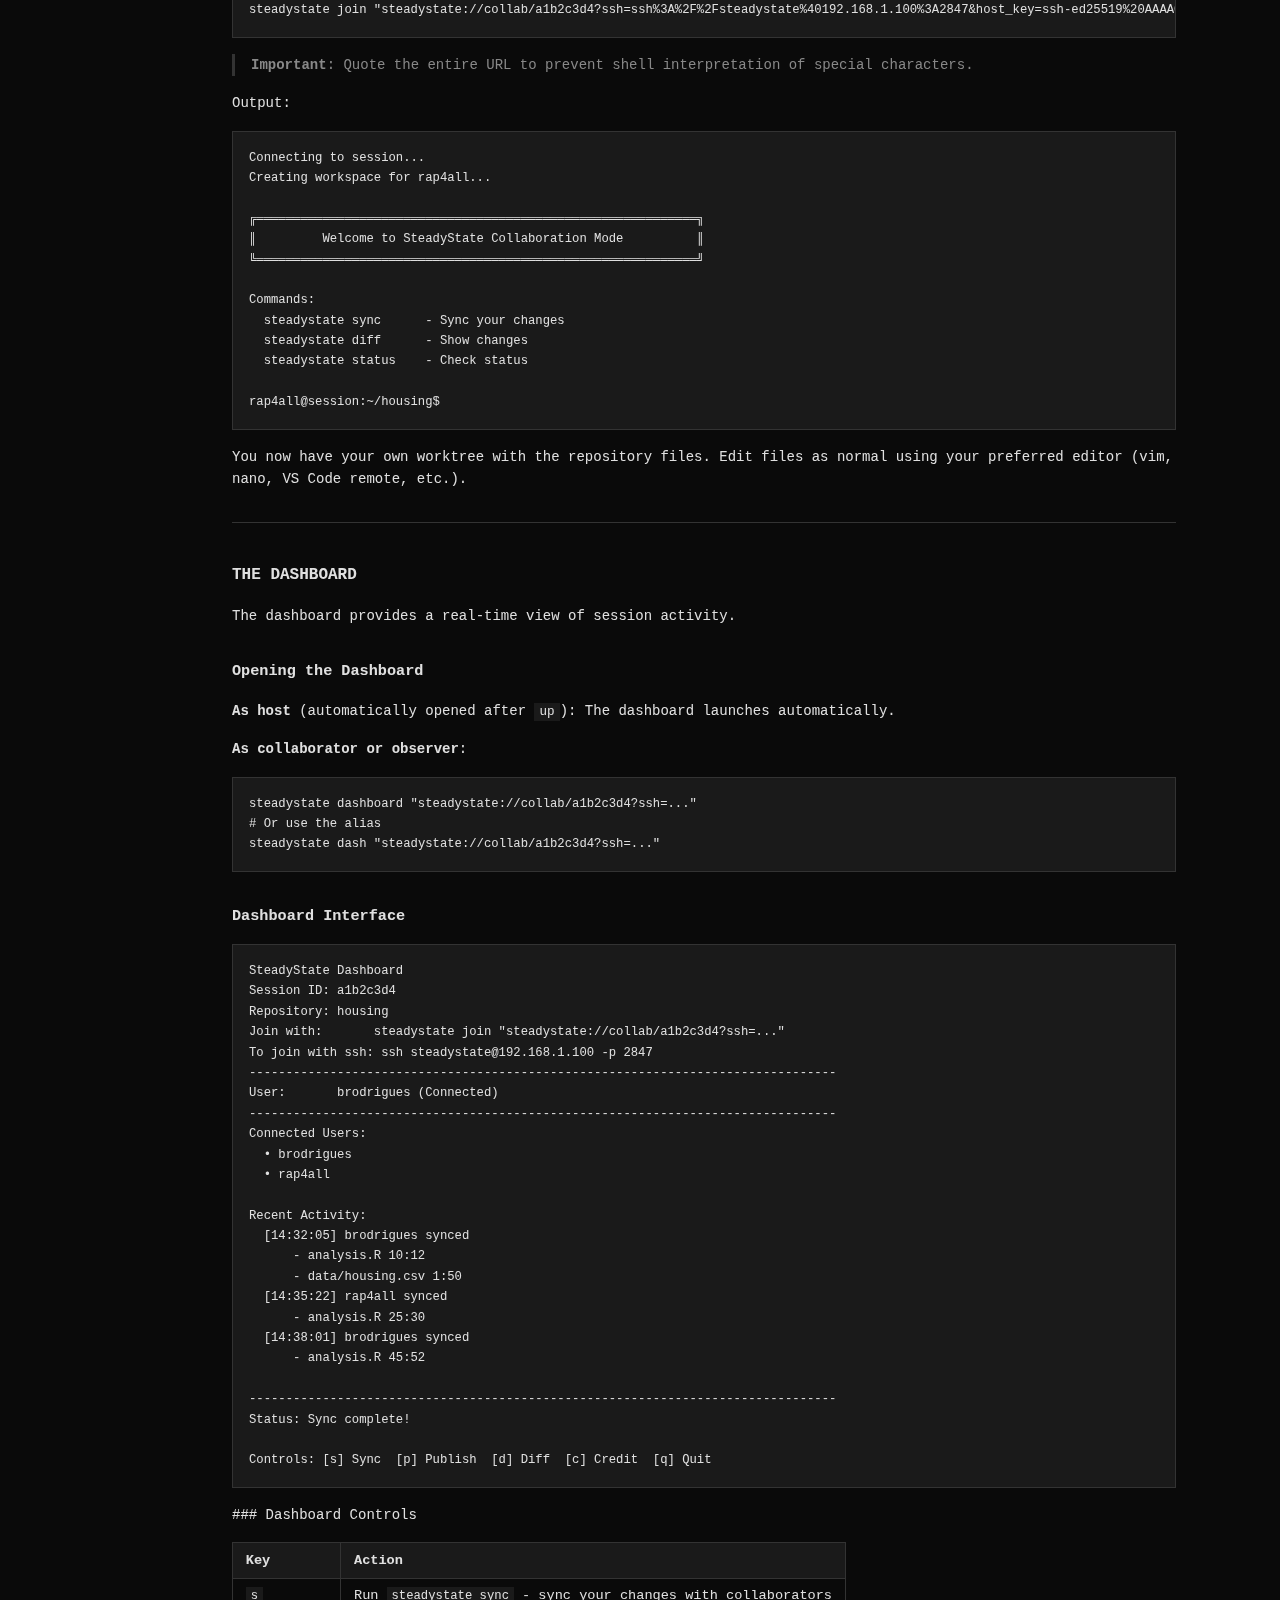
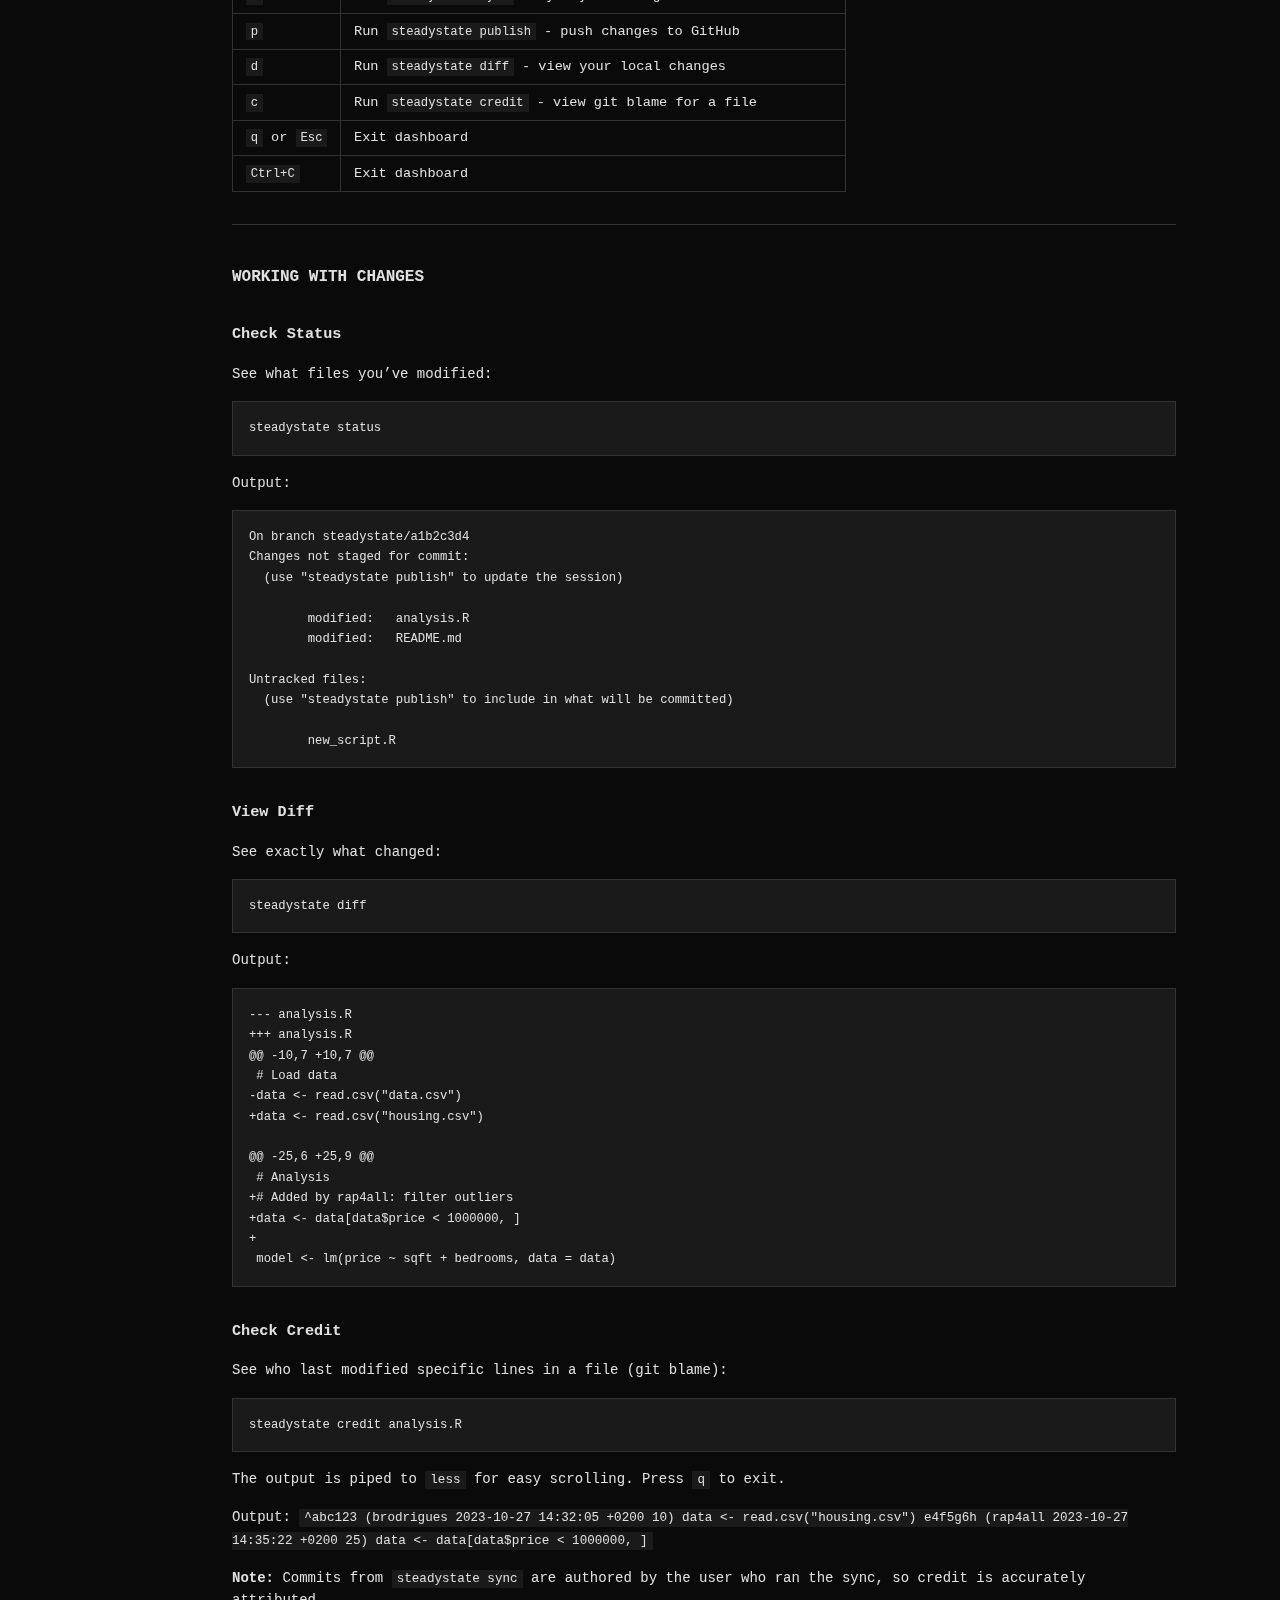
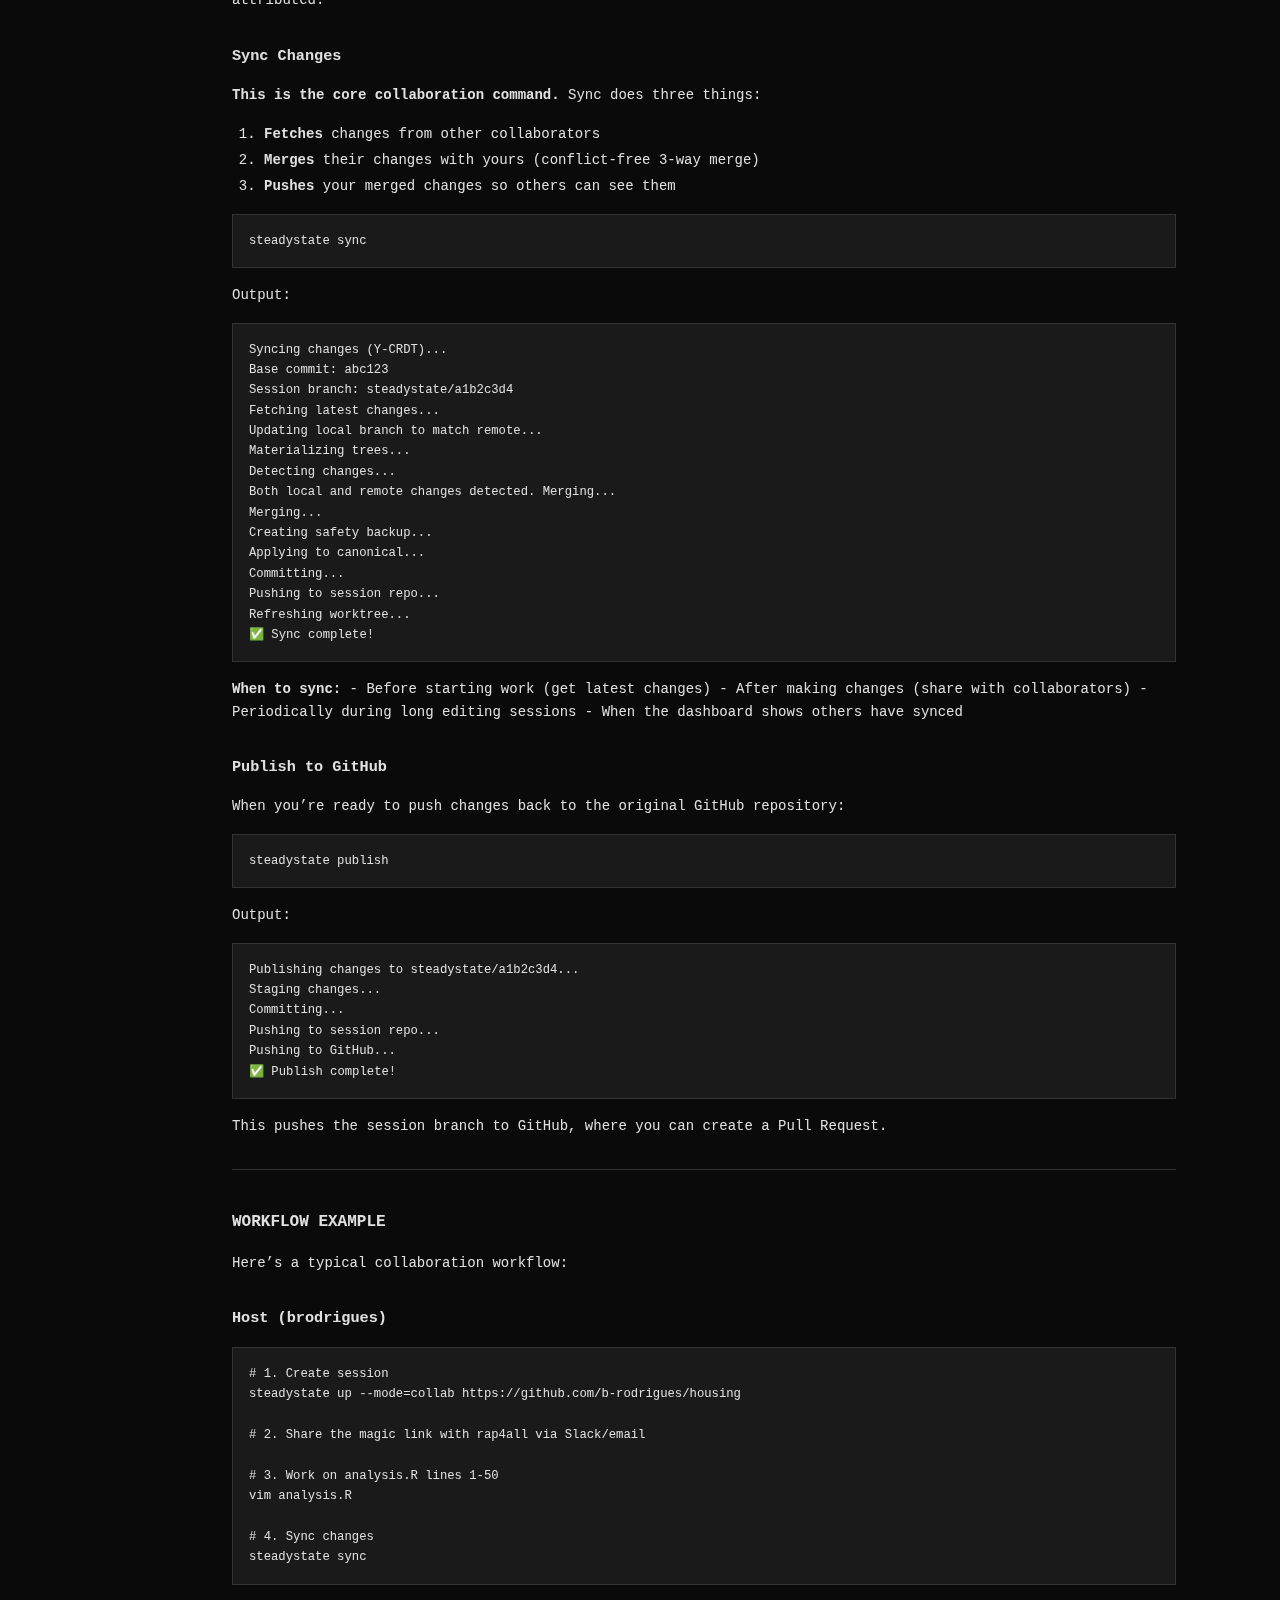
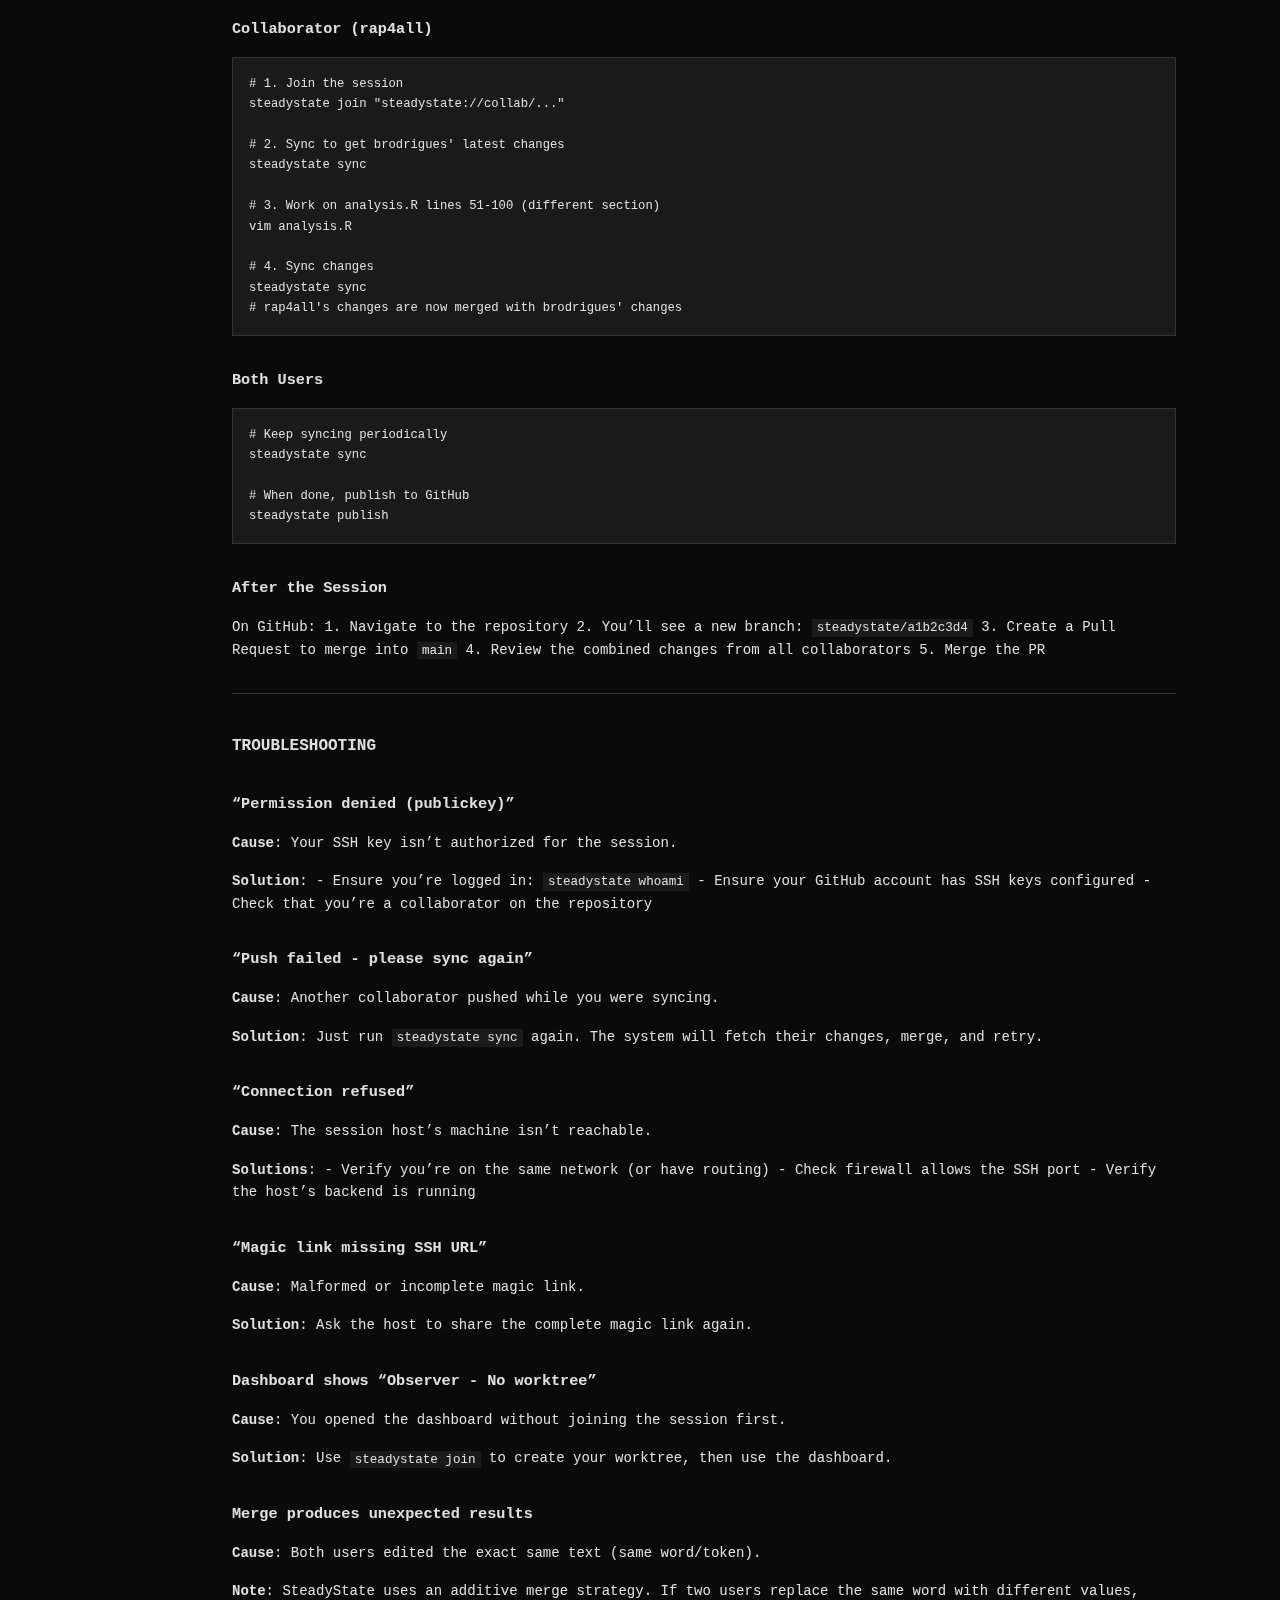
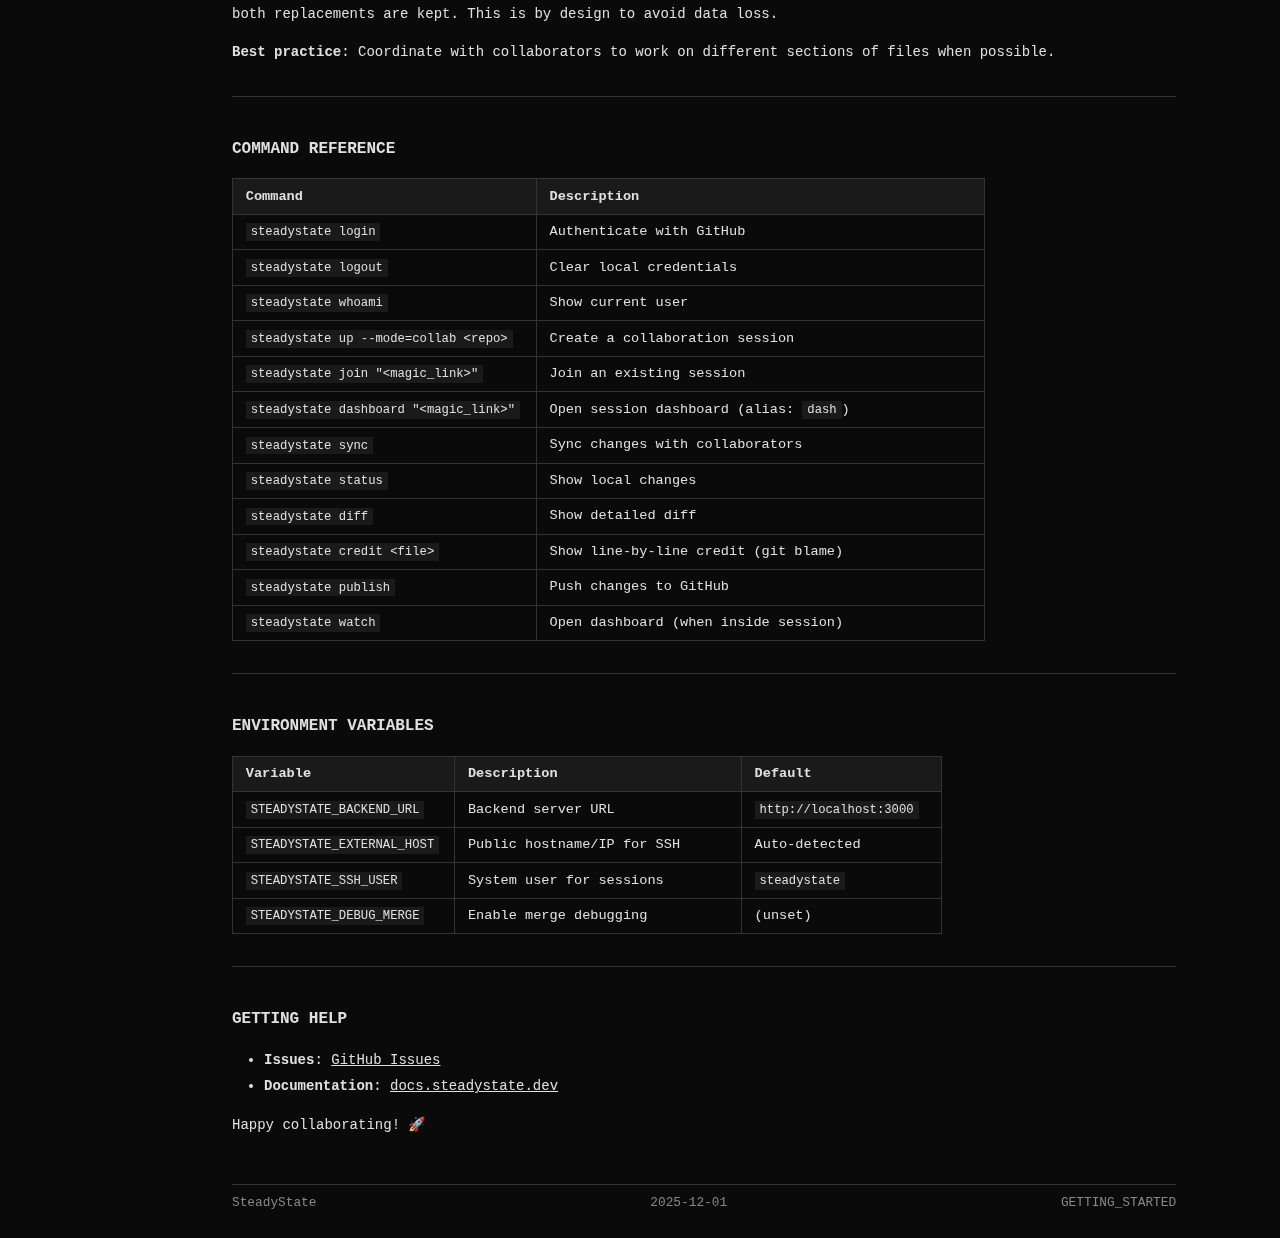
<file: getting_started.html>
<!DOCTYPE html>
<html lang="en">

<head>
    <meta charset="UTF-8">
    <meta name="viewport" content="width=device-width, initial-scale=1.0">
    <title>GETTING_STARTED - SteadyState Manual</title>
    <link rel="stylesheet" href="style.css">
</head>

<body>

    <!-- THEME TOGGLE (must be here, not in <head>) -->
    <input type="checkbox" id="toggle-theme">

    <div class="layout">
        <aside class="sidebar">
            <div class="sidebar-header"><a href="index.html" >STEADYSTATE</a></div><div class="sidebar-section"><div class="sidebar-title">User Guide</div><ul><li><a href="hosting-pair-programming.html" >Pair Programming</a></li><li><a href="hosting-collaborative-session.html" >Collaborative Session</a></li><li><a href="self-hosting.html" >Self-Hosting</a></li></ul></div><div class="sidebar-section"><div class="sidebar-title">Reference</div><ul><li><a href="commands.html" >Commands</a></li><li><a href="configuration.html" >Configuration</a></li></ul></div><div class="sidebar-section"><div class="sidebar-title">Internals</div><ul><li><a href="architecture.html" >Architecture</a></li><li><a href="merge-engine.html" >Merge Engine</a></li><li><a href="troubleshooting.html" >Troubleshooting</a></li></ul></div>
        </aside>

        <div class="content">
            <header>
                <div class="header-left">STEADYSTATE(1)</div>
                <div class="header-center">SteadyState Manual</div>
                <div class="header-right">
                    <label class="theme-toggle" for="toggle-theme">
                        <span>Toggle Theme</span>
                    </label>
                </div>
            </header>

            <main>
<h1 id="getting-started-with-steadystate">Getting Started with
SteadyState</h1>
<p>SteadyState is a real-time collaboration tool for data science and
development projects. It enables multiple users to work on the same
codebase simultaneously with automatic conflict-free merging.</p>
<h2 id="table-of-contents">Table of Contents</h2>
<ol type="1">
<li><a href="#self-hosting-setup">Self-Hosting Setup</a></li>
<li><a href="#authentication">Authentication</a></li>
<li><a href="#creating-a-session">Creating a Session</a></li>
<li><a href="#joining-a-session">Joining a Session</a></li>
<li><a href="#the-dashboard">The Dashboard</a></li>
<li><a href="#working-with-changes">Working with Changes</a></li>
<li><a href="#workflow-example">Workflow Example</a></li>
<li><a href="#troubleshooting">Troubleshooting</a></li>
</ol>
<hr />
<h2 id="self-hosting-setup">Self-Hosting Setup</h2>
<h3 id="prerequisites">Prerequisites</h3>
<ul>
<li>Linux server (Ubuntu 22.04+ recommended) or NixOS</li>
<li>Rust toolchain (1.75+)</li>
<li>Git</li>
<li>GitHub OAuth App credentials</li>
</ul>
<h3 id="create-a-github-oauth-app">1. Create a GitHub OAuth App</h3>
<ol type="1">
<li>Go to <strong>GitHub → Settings → Developer settings → OAuth Apps →
New OAuth App</strong></li>
<li>Fill in:
<ul>
<li><strong>Application name</strong>: <code>SteadyState</code> (or your
preferred name)</li>
<li><strong>Homepage URL</strong>:
<code>http://your-server:3000</code></li>
<li><strong>Authorization callback URL</strong>:
<code>http://your-server:3000/auth/callback</code></li>
</ul></li>
<li>Note your <strong>Client ID</strong> and generate a <strong>Client
Secret</strong></li>
</ol>
<h3 id="clone-and-build">2. Clone and Build</h3>
<div class="sourceCode" id="cb1"><pre
class="sourceCode bash"><code class="sourceCode bash"><span id="cb1-1"><a href="#cb1-1" aria-hidden="true" tabindex="-1"></a><span class="co"># Clone the repository</span></span>
<span id="cb1-2"><a href="#cb1-2" aria-hidden="true" tabindex="-1"></a><span class="fu">git</span> clone https://github.com/your-org/steadystate.git</span>
<span id="cb1-3"><a href="#cb1-3" aria-hidden="true" tabindex="-1"></a><span class="bu">cd</span> steadystate</span>
<span id="cb1-4"><a href="#cb1-4" aria-hidden="true" tabindex="-1"></a></span>
<span id="cb1-5"><a href="#cb1-5" aria-hidden="true" tabindex="-1"></a><span class="co"># Build the backend and CLI</span></span>
<span id="cb1-6"><a href="#cb1-6" aria-hidden="true" tabindex="-1"></a><span class="ex">cargo</span> build <span class="at">--release</span></span>
<span id="cb1-7"><a href="#cb1-7" aria-hidden="true" tabindex="-1"></a></span>
<span id="cb1-8"><a href="#cb1-8" aria-hidden="true" tabindex="-1"></a><span class="co"># The binaries will be in target/release/</span></span>
<span id="cb1-9"><a href="#cb1-9" aria-hidden="true" tabindex="-1"></a><span class="co"># - steadystate-backend (the server)</span></span>
<span id="cb1-10"><a href="#cb1-10" aria-hidden="true" tabindex="-1"></a><span class="co"># - steadystate (the CLI)</span></span></code></pre></div>
<h3 id="configure-the-backend">3. Configure the Backend</h3>
<p>Create a configuration file or set environment variables:</p>
<div class="sourceCode" id="cb2"><pre
class="sourceCode bash"><code class="sourceCode bash"><span id="cb2-1"><a href="#cb2-1" aria-hidden="true" tabindex="-1"></a><span class="co"># Required</span></span>
<span id="cb2-2"><a href="#cb2-2" aria-hidden="true" tabindex="-1"></a><span class="bu">export</span> <span class="va">GITHUB_CLIENT_ID</span><span class="op">=</span><span class="st">&quot;your_github_client_id&quot;</span></span>
<span id="cb2-3"><a href="#cb2-3" aria-hidden="true" tabindex="-1"></a><span class="bu">export</span> <span class="va">GITHUB_CLIENT_SECRET</span><span class="op">=</span><span class="st">&quot;your_github_client_secret&quot;</span></span>
<span id="cb2-4"><a href="#cb2-4" aria-hidden="true" tabindex="-1"></a><span class="bu">export</span> <span class="va">JWT_SECRET</span><span class="op">=</span><span class="st">&quot;</span><span class="va">$(</span><span class="ex">openssl</span> rand <span class="at">-base64</span> 32<span class="va">)</span><span class="st">&quot;</span></span>
<span id="cb2-5"><a href="#cb2-5" aria-hidden="true" tabindex="-1"></a></span>
<span id="cb2-6"><a href="#cb2-6" aria-hidden="true" tabindex="-1"></a><span class="co"># Optional</span></span>
<span id="cb2-7"><a href="#cb2-7" aria-hidden="true" tabindex="-1"></a><span class="bu">export</span> <span class="va">STEADYSTATE_PORT</span><span class="op">=</span>3000</span>
<span id="cb2-8"><a href="#cb2-8" aria-hidden="true" tabindex="-1"></a><span class="bu">export</span> <span class="va">STEADYSTATE_EXTERNAL_HOST</span><span class="op">=</span><span class="st">&quot;your-server-ip-or-hostname&quot;</span></span>
<span id="cb2-9"><a href="#cb2-9" aria-hidden="true" tabindex="-1"></a><span class="bu">export</span> <span class="va">STEADYSTATE_SSH_USER</span><span class="op">=</span><span class="st">&quot;steadystate&quot;</span>  <span class="co"># System user for SSH sessions</span></span></code></pre></div>
<h3 id="create-the-steadystate-system-user">4. Create the SteadyState
System User</h3>
<p>For collaboration sessions, SteadyState needs a dedicated system
user:</p>
<div class="sourceCode" id="cb3"><pre
class="sourceCode bash"><code class="sourceCode bash"><span id="cb3-1"><a href="#cb3-1" aria-hidden="true" tabindex="-1"></a><span class="co"># Create the user</span></span>
<span id="cb3-2"><a href="#cb3-2" aria-hidden="true" tabindex="-1"></a><span class="fu">sudo</span> useradd <span class="at">-m</span> <span class="at">-s</span> /bin/bash steadystate</span>
<span id="cb3-3"><a href="#cb3-3" aria-hidden="true" tabindex="-1"></a></span>
<span id="cb3-4"><a href="#cb3-4" aria-hidden="true" tabindex="-1"></a><span class="co"># Ensure the user can run the CLI</span></span>
<span id="cb3-5"><a href="#cb3-5" aria-hidden="true" tabindex="-1"></a><span class="fu">sudo</span> cp target/release/steadystate /usr/local/bin/</span></code></pre></div>
<p>On <strong>NixOS</strong>, add to your configuration:</p>
<div class="sourceCode" id="cb4"><pre
class="sourceCode nix"><code class="sourceCode nix"><span id="cb4-1"><a href="#cb4-1" aria-hidden="true" tabindex="-1"></a>users.users.steadystate = <span class="op">{</span></span>
<span id="cb4-2"><a href="#cb4-2" aria-hidden="true" tabindex="-1"></a>  <span class="va">isNormalUser</span> <span class="op">=</span> <span class="cn">true</span><span class="op">;</span></span>
<span id="cb4-3"><a href="#cb4-3" aria-hidden="true" tabindex="-1"></a>  <span class="va">home</span> <span class="op">=</span> <span class="st">&quot;/home/steadystate&quot;</span><span class="op">;</span></span>
<span id="cb4-4"><a href="#cb4-4" aria-hidden="true" tabindex="-1"></a>  <span class="va">shell</span> <span class="op">=</span> pkgs.bash<span class="op">;</span></span>
<span id="cb4-5"><a href="#cb4-5" aria-hidden="true" tabindex="-1"></a><span class="op">}</span>;</span></code></pre></div>
<h3 id="start-the-backend">5. Start the Backend</h3>
<div class="sourceCode" id="cb5"><pre
class="sourceCode bash"><code class="sourceCode bash"><span id="cb5-1"><a href="#cb5-1" aria-hidden="true" tabindex="-1"></a><span class="co"># Run the backend</span></span>
<span id="cb5-2"><a href="#cb5-2" aria-hidden="true" tabindex="-1"></a><span class="ex">./target/release/steadystate-backend</span></span>
<span id="cb5-3"><a href="#cb5-3" aria-hidden="true" tabindex="-1"></a></span>
<span id="cb5-4"><a href="#cb5-4" aria-hidden="true" tabindex="-1"></a><span class="co"># Or with systemd (recommended for production)</span></span>
<span id="cb5-5"><a href="#cb5-5" aria-hidden="true" tabindex="-1"></a><span class="fu">sudo</span> systemctl start steadystate</span></code></pre></div>
<p>The backend will start on port 3000 (or your configured port).</p>
<h3 id="firewall-configuration">6. Firewall Configuration</h3>
<p>Ensure these ports are accessible:</p>
<table>
<thead>
<tr class="header">
<th>Port</th>
<th>Purpose</th>
</tr>
</thead>
<tbody>
<tr class="odd">
<td>3000</td>
<td>Backend API</td>
</tr>
<tr class="even">
<td>2000-3000</td>
<td>SSH sessions (dynamic range)</td>
</tr>
</tbody>
</table>
<div class="sourceCode" id="cb6"><pre
class="sourceCode bash"><code class="sourceCode bash"><span id="cb6-1"><a href="#cb6-1" aria-hidden="true" tabindex="-1"></a><span class="co"># UFW example</span></span>
<span id="cb6-2"><a href="#cb6-2" aria-hidden="true" tabindex="-1"></a><span class="fu">sudo</span> ufw allow 3000/tcp</span>
<span id="cb6-3"><a href="#cb6-3" aria-hidden="true" tabindex="-1"></a><span class="fu">sudo</span> ufw allow 2000:3000/tcp</span></code></pre></div>
<hr />
<h2 id="authentication">Authentication</h2>
<h3 id="first-time-login">First-Time Login</h3>
<p>SteadyState uses GitHub for authentication via the device flow (no
browser redirect needed).</p>
<div class="sourceCode" id="cb7"><pre
class="sourceCode bash"><code class="sourceCode bash"><span id="cb7-1"><a href="#cb7-1" aria-hidden="true" tabindex="-1"></a><span class="co"># Point CLI to your backend</span></span>
<span id="cb7-2"><a href="#cb7-2" aria-hidden="true" tabindex="-1"></a><span class="bu">export</span> <span class="va">STEADYSTATE_BACKEND_URL</span><span class="op">=</span><span class="st">&quot;http://your-server:3000&quot;</span></span>
<span id="cb7-3"><a href="#cb7-3" aria-hidden="true" tabindex="-1"></a></span>
<span id="cb7-4"><a href="#cb7-4" aria-hidden="true" tabindex="-1"></a><span class="co"># Login with GitHub</span></span>
<span id="cb7-5"><a href="#cb7-5" aria-hidden="true" tabindex="-1"></a><span class="ex">steadystate</span> login</span></code></pre></div>
<p>You’ll see:</p>
<pre><code>🔐 Starting GitHub device authentication...

Please visit: https://github.com/login/device
And enter code: ABCD-1234

Waiting for authorization...</code></pre>
<ol type="1">
<li>Open the URL in your browser</li>
<li>Enter the code shown</li>
<li>Authorize the SteadyState app</li>
<li>The CLI will automatically detect authorization:</li>
</ol>
<pre><code>✅ Logged in as brodrigues</code></pre>
<h3 id="verify-login">Verify Login</h3>
<div class="sourceCode" id="cb10"><pre
class="sourceCode bash"><code class="sourceCode bash"><span id="cb10-1"><a href="#cb10-1" aria-hidden="true" tabindex="-1"></a><span class="ex">steadystate</span> whoami</span>
<span id="cb10-2"><a href="#cb10-2" aria-hidden="true" tabindex="-1"></a><span class="co"># Output: brodrigues</span></span></code></pre></div>
<h3 id="logout">Logout</h3>
<div class="sourceCode" id="cb11"><pre
class="sourceCode bash"><code class="sourceCode bash"><span id="cb11-1"><a href="#cb11-1" aria-hidden="true" tabindex="-1"></a><span class="ex">steadystate</span> logout</span>
<span id="cb11-2"><a href="#cb11-2" aria-hidden="true" tabindex="-1"></a><span class="co"># Output: Logged out (local tokens removed).</span></span></code></pre></div>
<hr />
<h2 id="creating-a-session">Creating a Session</h2>
<p>The <strong>session host</strong> creates a collaboration session
using <code>steadystate up</code>.</p>
<h3 id="basic-usage">Basic Usage</h3>
<div class="sourceCode" id="cb12"><pre
class="sourceCode bash"><code class="sourceCode bash"><span id="cb12-1"><a href="#cb12-1" aria-hidden="true" tabindex="-1"></a><span class="co"># Create a collaboration session for a GitHub repository</span></span>
<span id="cb12-2"><a href="#cb12-2" aria-hidden="true" tabindex="-1"></a><span class="ex">steadystate</span> up <span class="at">--mode</span><span class="op">=</span>collab https://github.com/username/repository</span></code></pre></div>
<h3 id="options">Options</h3>
<table>
<colgroup>
<col style="width: 38%" />
<col style="width: 61%" />
</colgroup>
<thead>
<tr class="header">
<th>Option</th>
<th>Description</th>
</tr>
</thead>
<tbody>
<tr class="odd">
<td><code>--mode=collab</code></td>
<td>Enable collaboration mode (required for multi-user)</td>
</tr>
<tr class="even">
<td><code>--branch=NAME</code></td>
<td>Start from a specific branch (default: main)</td>
</tr>
<tr class="odd">
<td><code>--allow=user1,user2</code></td>
<td>Restrict access to specific GitHub users</td>
</tr>
</tbody>
</table>
<h3 id="example">Example</h3>
<div class="sourceCode" id="cb13"><pre
class="sourceCode bash"><code class="sourceCode bash"><span id="cb13-1"><a href="#cb13-1" aria-hidden="true" tabindex="-1"></a><span class="ex">steadystate</span> up <span class="at">--mode</span><span class="op">=</span>collab <span class="at">--branch</span><span class="op">=</span>feature-analysis https://github.com/b-rodrigues/housing</span></code></pre></div>
<p>Output:</p>
<pre><code>Creating session...
✅ Session ready!

📋 Share this magic link with collaborators:
   steadystate join &quot;steadystate://collab/a1b2c3d4?ssh=ssh%3A%2F%2Fsteadystate%40192.168.1.100%3A2847&amp;host_key=ssh-ed25519%20AAAAC3...&quot;

Launching dashboard...</code></pre>
<p>The host is automatically connected to the dashboard.</p>
<hr />
<h2 id="joining-a-session">Joining a Session</h2>
<p>Collaborators join using the magic link shared by the host.</p>
<h3 id="join-a-session">Join a Session</h3>
<div class="sourceCode" id="cb15"><pre
class="sourceCode bash"><code class="sourceCode bash"><span id="cb15-1"><a href="#cb15-1" aria-hidden="true" tabindex="-1"></a><span class="ex">steadystate</span> join <span class="st">&quot;steadystate://collab/a1b2c3d4?ssh=ssh%3A%2F%2Fsteadystate%40192.168.1.100%3A2847&amp;host_key=ssh-ed25519%20AAAAC3...&quot;</span></span></code></pre></div>
<blockquote>
<p><strong>Important</strong>: Quote the entire URL to prevent shell
interpretation of special characters.</p>
</blockquote>
<p>Output:</p>
<pre><code>Connecting to session...
Creating workspace for rap4all...

╔════════════════════════════════════════════════════════════╗
║         Welcome to SteadyState Collaboration Mode          ║
╚════════════════════════════════════════════════════════════╝

Commands:
  steadystate sync      - Sync your changes
  steadystate diff      - Show changes
  steadystate status    - Check status

rap4all@session:~/housing$</code></pre>
<p>You now have your own worktree with the repository files. Edit files
as normal using your preferred editor (vim, nano, VS Code remote,
etc.).</p>
<hr />
<h2 id="the-dashboard">The Dashboard</h2>
<p>The dashboard provides a real-time view of session activity.</p>
<h3 id="opening-the-dashboard">Opening the Dashboard</h3>
<p><strong>As host</strong> (automatically opened after
<code>up</code>): The dashboard launches automatically.</p>
<p><strong>As collaborator or observer</strong>:</p>
<div class="sourceCode" id="cb17"><pre
class="sourceCode bash"><code class="sourceCode bash"><span id="cb17-1"><a href="#cb17-1" aria-hidden="true" tabindex="-1"></a><span class="ex">steadystate</span> dashboard <span class="st">&quot;steadystate://collab/a1b2c3d4?ssh=...&quot;</span></span>
<span id="cb17-2"><a href="#cb17-2" aria-hidden="true" tabindex="-1"></a><span class="co"># Or use the alias</span></span>
<span id="cb17-3"><a href="#cb17-3" aria-hidden="true" tabindex="-1"></a><span class="ex">steadystate</span> dash <span class="st">&quot;steadystate://collab/a1b2c3d4?ssh=...&quot;</span></span></code></pre></div>
<h3 id="dashboard-interface">Dashboard Interface</h3>
<pre><code>SteadyState Dashboard
Session ID: a1b2c3d4
Repository: housing
Join with:       steadystate join &quot;steadystate://collab/a1b2c3d4?ssh=...&quot;
To join with ssh: ssh steadystate@192.168.1.100 -p 2847
--------------------------------------------------------------------------------
User:       brodrigues (Connected)
--------------------------------------------------------------------------------
Connected Users:
  • brodrigues
  • rap4all

Recent Activity:
  [14:32:05] brodrigues synced
      - analysis.R 10:12
      - data/housing.csv 1:50
  [14:35:22] rap4all synced
      - analysis.R 25:30
  [14:38:01] brodrigues synced
      - analysis.R 45:52

--------------------------------------------------------------------------------
Status: Sync complete!

Controls: [s] Sync  [p] Publish  [d] Diff  [c] Credit  [q] Quit</code></pre>
<p>### Dashboard Controls</p>
<table>
<thead>
<tr class="header">
<th>Key</th>
<th>Action</th>
</tr>
</thead>
<tbody>
<tr class="odd">
<td><code>s</code></td>
<td>Run <code>steadystate sync</code> - sync your changes with
collaborators</td>
</tr>
<tr class="even">
<td><code>p</code></td>
<td>Run <code>steadystate publish</code> - push changes to GitHub</td>
</tr>
<tr class="odd">
<td><code>d</code></td>
<td>Run <code>steadystate diff</code> - view your local changes</td>
</tr>
<tr class="even">
<td><code>c</code></td>
<td>Run <code>steadystate credit</code> - view git blame for a file</td>
</tr>
<tr class="odd">
<td><code>q</code> or <code>Esc</code></td>
<td>Exit dashboard</td>
</tr>
<tr class="even">
<td><code>Ctrl+C</code></td>
<td>Exit dashboard</td>
</tr>
</tbody>
</table>
<hr />
<h2 id="working-with-changes">Working with Changes</h2>
<h3 id="check-status">Check Status</h3>
<p>See what files you’ve modified:</p>
<div class="sourceCode" id="cb19"><pre
class="sourceCode bash"><code class="sourceCode bash"><span id="cb19-1"><a href="#cb19-1" aria-hidden="true" tabindex="-1"></a><span class="ex">steadystate</span> status</span></code></pre></div>
<p>Output:</p>
<pre><code>On branch steadystate/a1b2c3d4
Changes not staged for commit:
  (use &quot;steadystate publish&quot; to update the session)

        modified:   analysis.R
        modified:   README.md

Untracked files:
  (use &quot;steadystate publish&quot; to include in what will be committed)

        new_script.R</code></pre>
<h3 id="view-diff">View Diff</h3>
<p>See exactly what changed:</p>
<div class="sourceCode" id="cb21"><pre
class="sourceCode bash"><code class="sourceCode bash"><span id="cb21-1"><a href="#cb21-1" aria-hidden="true" tabindex="-1"></a><span class="ex">steadystate</span> diff</span></code></pre></div>
<p>Output:</p>
<div class="sourceCode" id="cb22"><pre
class="sourceCode diff"><code class="sourceCode diff"><span id="cb22-1"><a href="#cb22-1" aria-hidden="true" tabindex="-1"></a><span class="kw">--- analysis.R</span></span>
<span id="cb22-2"><a href="#cb22-2" aria-hidden="true" tabindex="-1"></a><span class="dt">+++ analysis.R</span></span>
<span id="cb22-3"><a href="#cb22-3" aria-hidden="true" tabindex="-1"></a><span class="dt">@@ -10,7 +10,7 @@</span></span>
<span id="cb22-4"><a href="#cb22-4" aria-hidden="true" tabindex="-1"></a> # Load data</span>
<span id="cb22-5"><a href="#cb22-5" aria-hidden="true" tabindex="-1"></a><span class="st">-data &lt;- read.csv(&quot;data.csv&quot;)</span></span>
<span id="cb22-6"><a href="#cb22-6" aria-hidden="true" tabindex="-1"></a><span class="va">+data &lt;- read.csv(&quot;housing.csv&quot;)</span></span>
<span id="cb22-7"><a href="#cb22-7" aria-hidden="true" tabindex="-1"></a></span>
<span id="cb22-8"><a href="#cb22-8" aria-hidden="true" tabindex="-1"></a><span class="dt">@@ -25,6 +25,9 @@</span></span>
<span id="cb22-9"><a href="#cb22-9" aria-hidden="true" tabindex="-1"></a> # Analysis</span>
<span id="cb22-10"><a href="#cb22-10" aria-hidden="true" tabindex="-1"></a><span class="va">+# Added by rap4all: filter outliers</span></span>
<span id="cb22-11"><a href="#cb22-11" aria-hidden="true" tabindex="-1"></a><span class="va">+data &lt;- data[data$price &lt; 1000000, ]</span></span>
<span id="cb22-12"><a href="#cb22-12" aria-hidden="true" tabindex="-1"></a><span class="va">+</span></span>
<span id="cb22-13"><a href="#cb22-13" aria-hidden="true" tabindex="-1"></a> model &lt;- lm(price ~ sqft + bedrooms, data = data)</span></code></pre></div>
<h3 id="check-credit">Check Credit</h3>
<p>See who last modified specific lines in a file (git blame):</p>
<div class="sourceCode" id="cb23"><pre
class="sourceCode bash"><code class="sourceCode bash"><span id="cb23-1"><a href="#cb23-1" aria-hidden="true" tabindex="-1"></a><span class="ex">steadystate</span> credit analysis.R</span></code></pre></div>
<p>The output is piped to <code>less</code> for easy scrolling. Press
<code>q</code> to exit.</p>
<p>Output:
<code>^abc123 (brodrigues 2023-10-27 14:32:05 +0200 10) data &lt;- read.csv("housing.csv")  e4f5g6h (rap4all    2023-10-27 14:35:22 +0200 25) data &lt;- data[data$price &lt; 1000000, ]</code></p>
<p><strong>Note:</strong> Commits from <code>steadystate sync</code> are
authored by the user who ran the sync, so credit is accurately
attributed.</p>
<h3 id="sync-changes">Sync Changes</h3>
<p><strong>This is the core collaboration command.</strong> Sync does
three things:</p>
<ol type="1">
<li><strong>Fetches</strong> changes from other collaborators</li>
<li><strong>Merges</strong> their changes with yours (conflict-free
3-way merge)</li>
<li><strong>Pushes</strong> your merged changes so others can see
them</li>
</ol>
<div class="sourceCode" id="cb24"><pre
class="sourceCode bash"><code class="sourceCode bash"><span id="cb24-1"><a href="#cb24-1" aria-hidden="true" tabindex="-1"></a><span class="ex">steadystate</span> sync</span></code></pre></div>
<p>Output:</p>
<pre><code>Syncing changes (Y-CRDT)...
Base commit: abc123
Session branch: steadystate/a1b2c3d4
Fetching latest changes...
Updating local branch to match remote...
Materializing trees...
Detecting changes...
Both local and remote changes detected. Merging...
Merging...
Creating safety backup...
Applying to canonical...
Committing...
Pushing to session repo...
Refreshing worktree...
✅ Sync complete!</code></pre>
<p><strong>When to sync:</strong> - Before starting work (get latest
changes) - After making changes (share with collaborators) -
Periodically during long editing sessions - When the dashboard shows
others have synced</p>
<h3 id="publish-to-github">Publish to GitHub</h3>
<p>When you’re ready to push changes back to the original GitHub
repository:</p>
<div class="sourceCode" id="cb26"><pre
class="sourceCode bash"><code class="sourceCode bash"><span id="cb26-1"><a href="#cb26-1" aria-hidden="true" tabindex="-1"></a><span class="ex">steadystate</span> publish</span></code></pre></div>
<p>Output:</p>
<pre><code>Publishing changes to steadystate/a1b2c3d4...
Staging changes...
Committing...
Pushing to session repo...
Pushing to GitHub...
✅ Publish complete!</code></pre>
<p>This pushes the session branch to GitHub, where you can create a Pull
Request.</p>
<hr />
<h2 id="workflow-example">Workflow Example</h2>
<p>Here’s a typical collaboration workflow:</p>
<h3 id="host-brodrigues">Host (brodrigues)</h3>
<div class="sourceCode" id="cb28"><pre
class="sourceCode bash"><code class="sourceCode bash"><span id="cb28-1"><a href="#cb28-1" aria-hidden="true" tabindex="-1"></a><span class="co"># 1. Create session</span></span>
<span id="cb28-2"><a href="#cb28-2" aria-hidden="true" tabindex="-1"></a><span class="ex">steadystate</span> up <span class="at">--mode</span><span class="op">=</span>collab https://github.com/b-rodrigues/housing</span>
<span id="cb28-3"><a href="#cb28-3" aria-hidden="true" tabindex="-1"></a></span>
<span id="cb28-4"><a href="#cb28-4" aria-hidden="true" tabindex="-1"></a><span class="co"># 2. Share the magic link with rap4all via Slack/email</span></span>
<span id="cb28-5"><a href="#cb28-5" aria-hidden="true" tabindex="-1"></a></span>
<span id="cb28-6"><a href="#cb28-6" aria-hidden="true" tabindex="-1"></a><span class="co"># 3. Work on analysis.R lines 1-50</span></span>
<span id="cb28-7"><a href="#cb28-7" aria-hidden="true" tabindex="-1"></a><span class="ex">vim</span> analysis.R</span>
<span id="cb28-8"><a href="#cb28-8" aria-hidden="true" tabindex="-1"></a></span>
<span id="cb28-9"><a href="#cb28-9" aria-hidden="true" tabindex="-1"></a><span class="co"># 4. Sync changes</span></span>
<span id="cb28-10"><a href="#cb28-10" aria-hidden="true" tabindex="-1"></a><span class="ex">steadystate</span> sync</span></code></pre></div>
<h3 id="collaborator-rap4all">Collaborator (rap4all)</h3>
<div class="sourceCode" id="cb29"><pre
class="sourceCode bash"><code class="sourceCode bash"><span id="cb29-1"><a href="#cb29-1" aria-hidden="true" tabindex="-1"></a><span class="co"># 1. Join the session</span></span>
<span id="cb29-2"><a href="#cb29-2" aria-hidden="true" tabindex="-1"></a><span class="ex">steadystate</span> join <span class="st">&quot;steadystate://collab/...&quot;</span></span>
<span id="cb29-3"><a href="#cb29-3" aria-hidden="true" tabindex="-1"></a></span>
<span id="cb29-4"><a href="#cb29-4" aria-hidden="true" tabindex="-1"></a><span class="co"># 2. Sync to get brodrigues&#39; latest changes</span></span>
<span id="cb29-5"><a href="#cb29-5" aria-hidden="true" tabindex="-1"></a><span class="ex">steadystate</span> sync</span>
<span id="cb29-6"><a href="#cb29-6" aria-hidden="true" tabindex="-1"></a></span>
<span id="cb29-7"><a href="#cb29-7" aria-hidden="true" tabindex="-1"></a><span class="co"># 3. Work on analysis.R lines 51-100 (different section)</span></span>
<span id="cb29-8"><a href="#cb29-8" aria-hidden="true" tabindex="-1"></a><span class="ex">vim</span> analysis.R</span>
<span id="cb29-9"><a href="#cb29-9" aria-hidden="true" tabindex="-1"></a></span>
<span id="cb29-10"><a href="#cb29-10" aria-hidden="true" tabindex="-1"></a><span class="co"># 4. Sync changes</span></span>
<span id="cb29-11"><a href="#cb29-11" aria-hidden="true" tabindex="-1"></a><span class="ex">steadystate</span> sync</span>
<span id="cb29-12"><a href="#cb29-12" aria-hidden="true" tabindex="-1"></a><span class="co"># rap4all&#39;s changes are now merged with brodrigues&#39; changes</span></span></code></pre></div>
<h3 id="both-users">Both Users</h3>
<div class="sourceCode" id="cb30"><pre
class="sourceCode bash"><code class="sourceCode bash"><span id="cb30-1"><a href="#cb30-1" aria-hidden="true" tabindex="-1"></a><span class="co"># Keep syncing periodically</span></span>
<span id="cb30-2"><a href="#cb30-2" aria-hidden="true" tabindex="-1"></a><span class="ex">steadystate</span> sync</span>
<span id="cb30-3"><a href="#cb30-3" aria-hidden="true" tabindex="-1"></a></span>
<span id="cb30-4"><a href="#cb30-4" aria-hidden="true" tabindex="-1"></a><span class="co"># When done, publish to GitHub</span></span>
<span id="cb30-5"><a href="#cb30-5" aria-hidden="true" tabindex="-1"></a><span class="ex">steadystate</span> publish</span></code></pre></div>
<h3 id="after-the-session">After the Session</h3>
<p>On GitHub: 1. Navigate to the repository 2. You’ll see a new branch:
<code>steadystate/a1b2c3d4</code> 3. Create a Pull Request to merge into
<code>main</code> 4. Review the combined changes from all collaborators
5. Merge the PR</p>
<hr />
<h2 id="troubleshooting">Troubleshooting</h2>
<h3 id="permission-denied-publickey">“Permission denied
(publickey)”</h3>
<p><strong>Cause</strong>: Your SSH key isn’t authorized for the
session.</p>
<p><strong>Solution</strong>: - Ensure you’re logged in:
<code>steadystate whoami</code> - Ensure your GitHub account has SSH
keys configured - Check that you’re a collaborator on the repository</p>
<h3 id="push-failed---please-sync-again">“Push failed - please sync
again”</h3>
<p><strong>Cause</strong>: Another collaborator pushed while you were
syncing.</p>
<p><strong>Solution</strong>: Just run <code>steadystate sync</code>
again. The system will fetch their changes, merge, and retry.</p>
<h3 id="connection-refused">“Connection refused”</h3>
<p><strong>Cause</strong>: The session host’s machine isn’t
reachable.</p>
<p><strong>Solutions</strong>: - Verify you’re on the same network (or
have routing) - Check firewall allows the SSH port - Verify the host’s
backend is running</p>
<h3 id="magic-link-missing-ssh-url">“Magic link missing SSH URL”</h3>
<p><strong>Cause</strong>: Malformed or incomplete magic link.</p>
<p><strong>Solution</strong>: Ask the host to share the complete magic
link again.</p>
<h3 id="dashboard-shows-observer---no-worktree">Dashboard shows
“Observer - No worktree”</h3>
<p><strong>Cause</strong>: You opened the dashboard without joining the
session first.</p>
<p><strong>Solution</strong>: Use <code>steadystate join</code> to
create your worktree, then use the dashboard.</p>
<h3 id="merge-produces-unexpected-results">Merge produces unexpected
results</h3>
<p><strong>Cause</strong>: Both users edited the exact same text (same
word/token).</p>
<p><strong>Note</strong>: SteadyState uses an additive merge strategy.
If two users replace the same word with different values, both
replacements are kept. This is by design to avoid data loss.</p>
<p><strong>Best practice</strong>: Coordinate with collaborators to work
on different sections of files when possible.</p>
<hr />
<h2 id="command-reference">Command Reference</h2>
<table>
<colgroup>
<col style="width: 40%" />
<col style="width: 59%" />
</colgroup>
<thead>
<tr class="header">
<th>Command</th>
<th>Description</th>
</tr>
</thead>
<tbody>
<tr class="odd">
<td><code>steadystate login</code></td>
<td>Authenticate with GitHub</td>
</tr>
<tr class="even">
<td><code>steadystate logout</code></td>
<td>Clear local credentials</td>
</tr>
<tr class="odd">
<td><code>steadystate whoami</code></td>
<td>Show current user</td>
</tr>
<tr class="even">
<td><code>steadystate up --mode=collab &lt;repo&gt;</code></td>
<td>Create a collaboration session</td>
</tr>
<tr class="odd">
<td><code>steadystate join "&lt;magic_link&gt;"</code></td>
<td>Join an existing session</td>
</tr>
<tr class="even">
<td><code>steadystate dashboard "&lt;magic_link&gt;"</code></td>
<td>Open session dashboard (alias: <code>dash</code>)</td>
</tr>
<tr class="odd">
<td><code>steadystate sync</code></td>
<td>Sync changes with collaborators</td>
</tr>
<tr class="even">
<td><code>steadystate status</code></td>
<td>Show local changes</td>
</tr>
<tr class="odd">
<td><code>steadystate diff</code></td>
<td>Show detailed diff</td>
</tr>
<tr class="even">
<td><code>steadystate credit &lt;file&gt;</code></td>
<td>Show line-by-line credit (git blame)</td>
</tr>
<tr class="odd">
<td><code>steadystate publish</code></td>
<td>Push changes to GitHub</td>
</tr>
<tr class="even">
<td><code>steadystate watch</code></td>
<td>Open dashboard (when inside session)</td>
</tr>
</tbody>
</table>
<hr />
<h2 id="environment-variables">Environment Variables</h2>
<table>
<colgroup>
<col style="width: 31%" />
<col style="width: 40%" />
<col style="width: 28%" />
</colgroup>
<thead>
<tr class="header">
<th>Variable</th>
<th>Description</th>
<th>Default</th>
</tr>
</thead>
<tbody>
<tr class="odd">
<td><code>STEADYSTATE_BACKEND_URL</code></td>
<td>Backend server URL</td>
<td><code>http://localhost:3000</code></td>
</tr>
<tr class="even">
<td><code>STEADYSTATE_EXTERNAL_HOST</code></td>
<td>Public hostname/IP for SSH</td>
<td>Auto-detected</td>
</tr>
<tr class="odd">
<td><code>STEADYSTATE_SSH_USER</code></td>
<td>System user for sessions</td>
<td><code>steadystate</code></td>
</tr>
<tr class="even">
<td><code>STEADYSTATE_DEBUG_MERGE</code></td>
<td>Enable merge debugging</td>
<td>(unset)</td>
</tr>
</tbody>
</table>
<hr />
<h2 id="getting-help">Getting Help</h2>
<ul>
<li><strong>Issues</strong>: <a
href="https://github.com/your-org/steadystate/issues">GitHub
Issues</a></li>
<li><strong>Documentation</strong>: <a
href="https://docs.steadystate.dev">docs.steadystate.dev</a></li>
</ul>
<p>Happy collaborating! 🚀</p>
            </main>

            <footer>
                <div class="footer-left">SteadyState</div>
                <div class="footer-center">2025-12-01</div>
                <div class="footer-right">GETTING_STARTED</div>
            </footer>
        </div>
    </div>

</body>

</html>
</file>
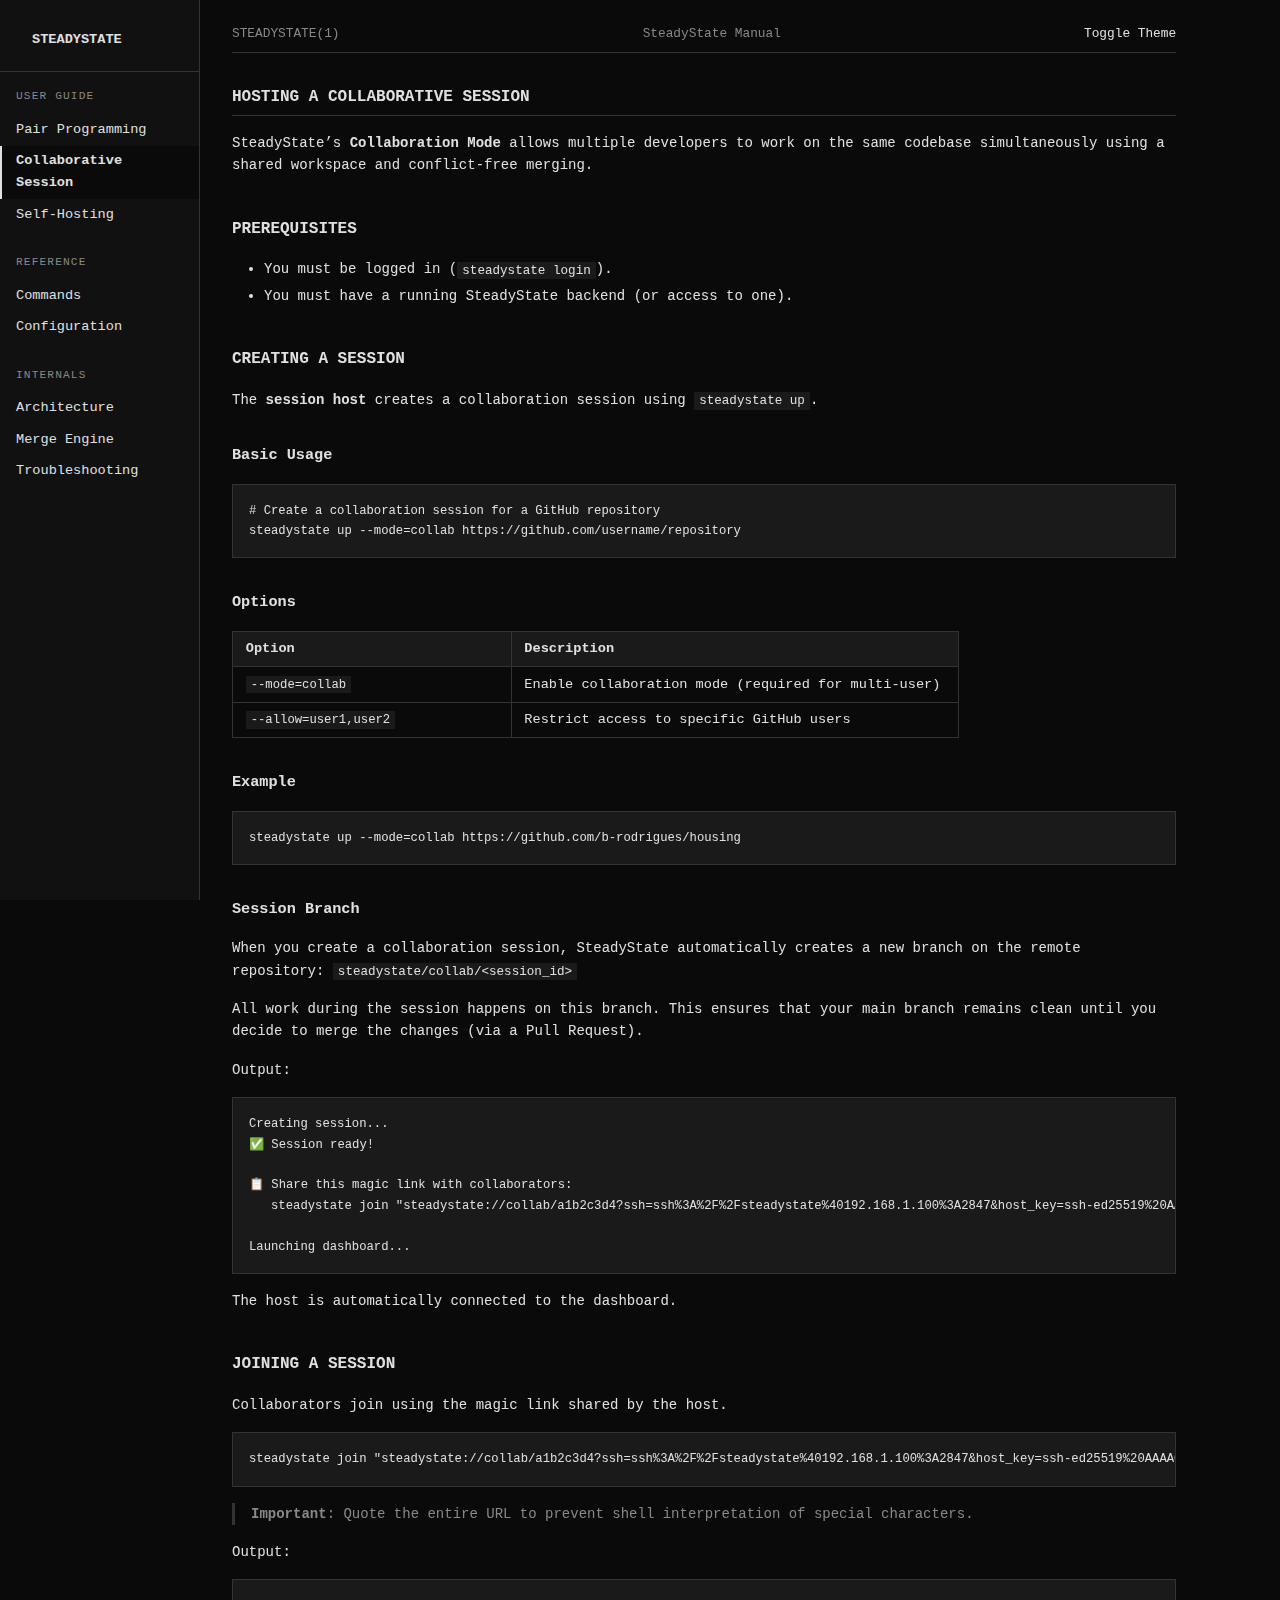
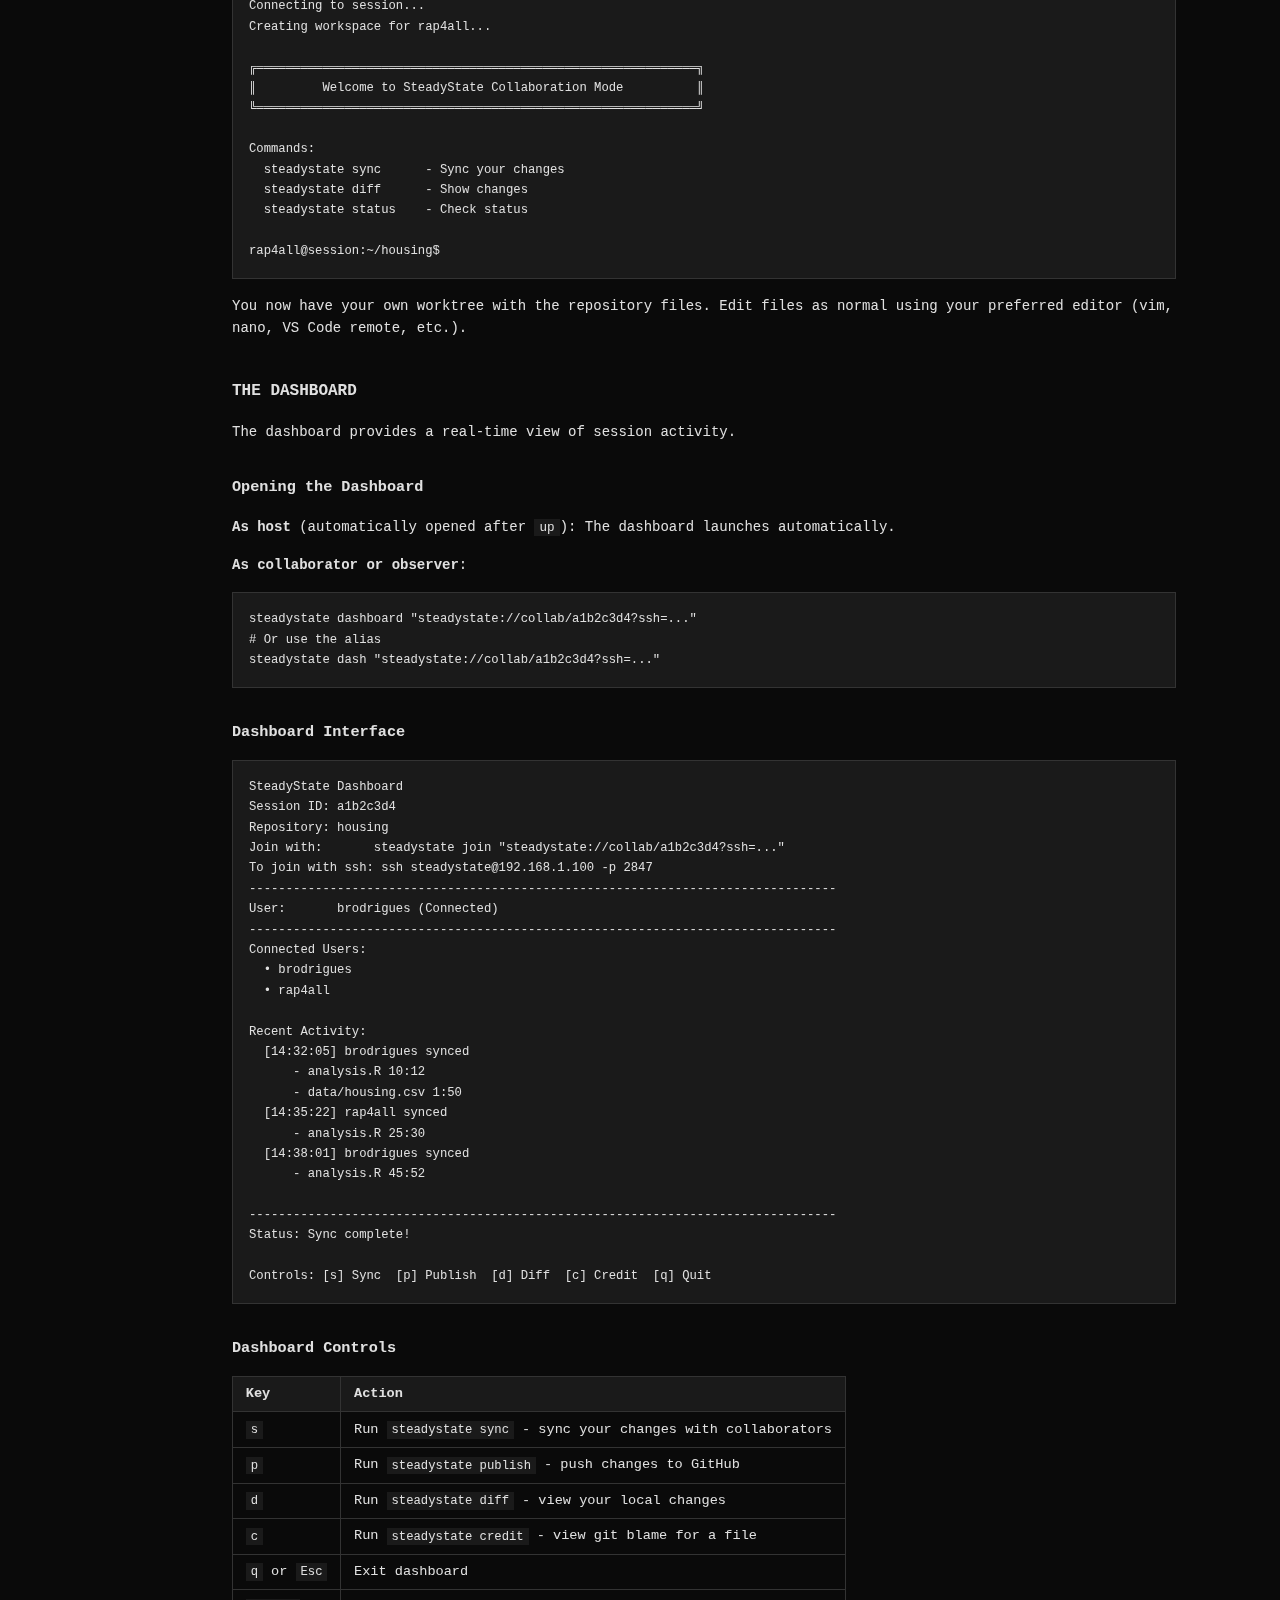
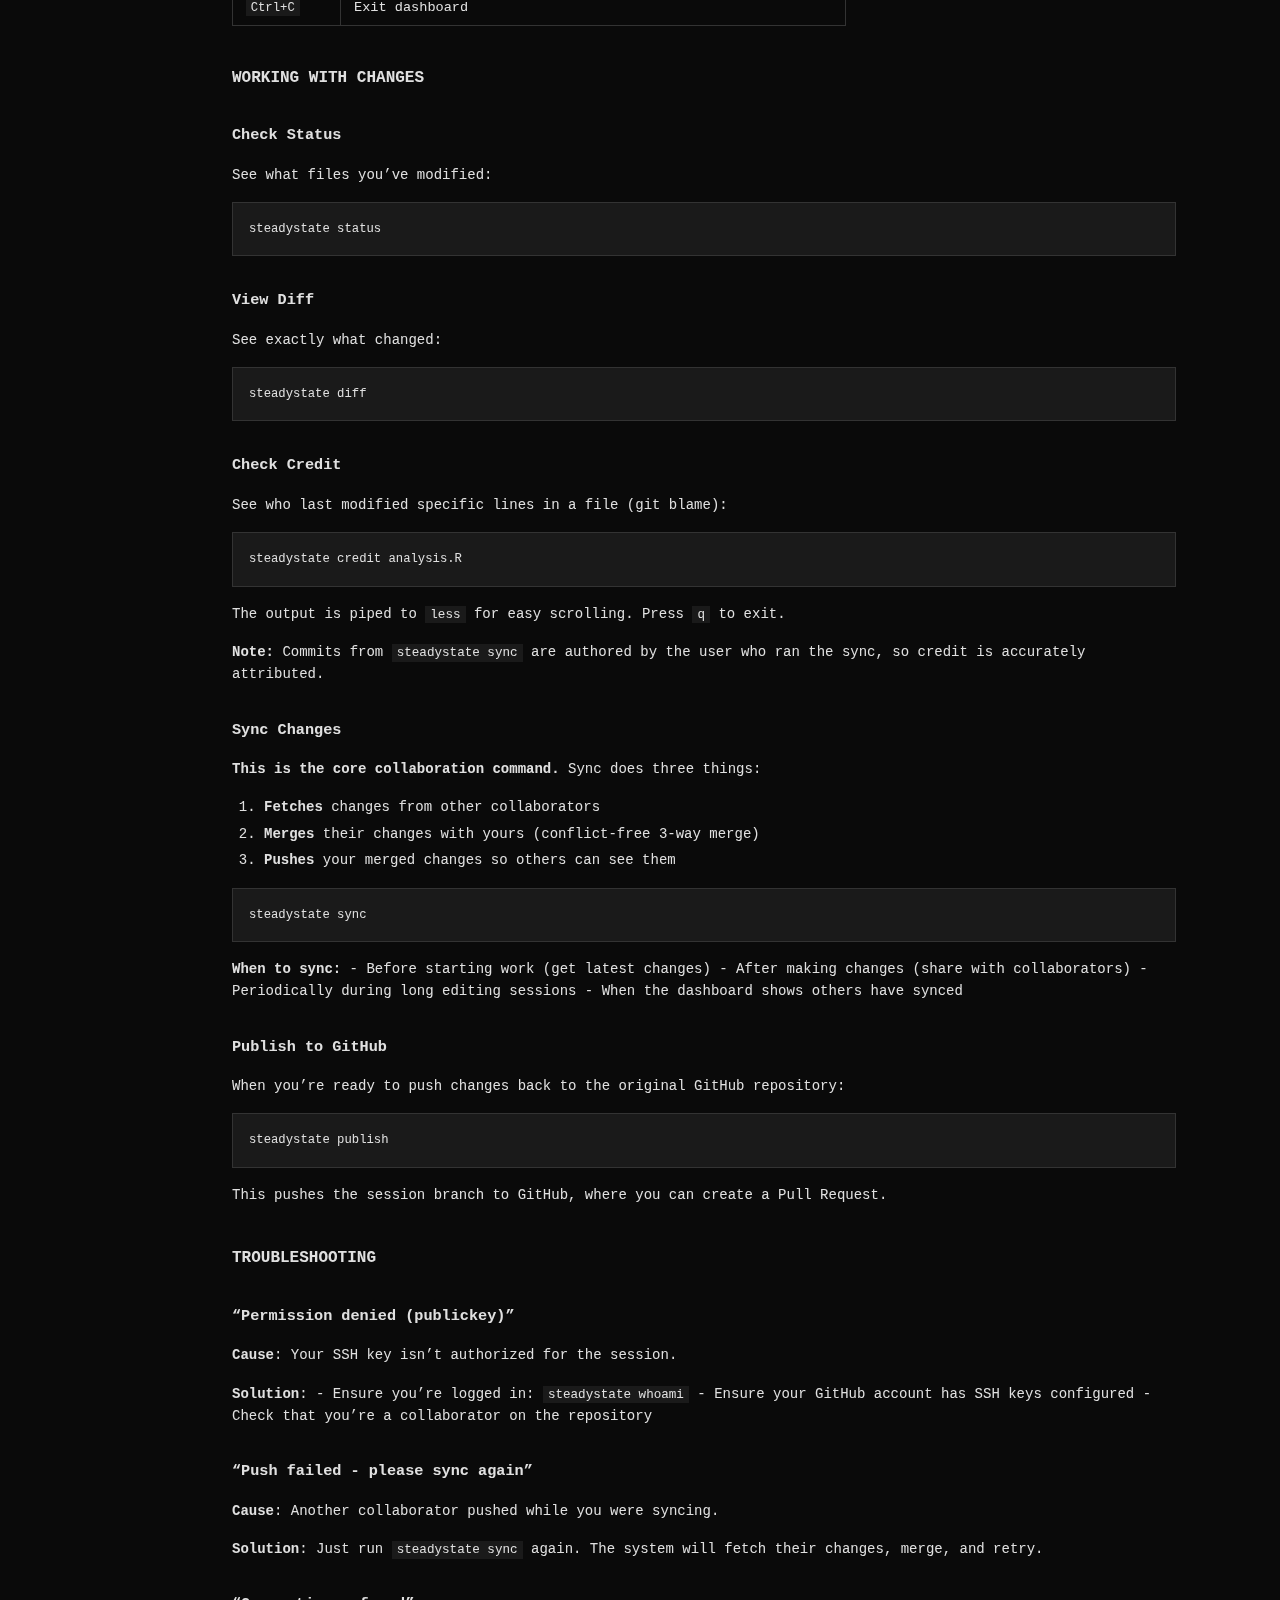
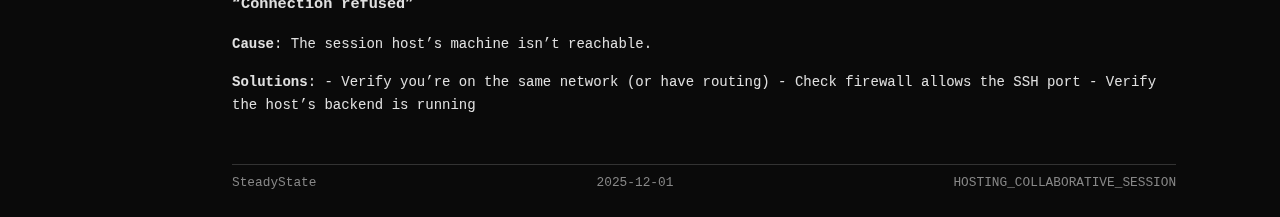
<file: hosting-collaborative-session.html>
<!DOCTYPE html>
<html lang="en">

<head>
    <meta charset="UTF-8">
    <meta name="viewport" content="width=device-width, initial-scale=1.0">
    <title>HOSTING_COLLABORATIVE_SESSION - SteadyState Manual</title>
    <link rel="stylesheet" href="style.css">
</head>

<body>

    <!-- THEME TOGGLE (must be here, not in <head>) -->
    <input type="checkbox" id="toggle-theme">

    <div class="layout">
        <aside class="sidebar">
            <div class="sidebar-header"><a href="index.html" >STEADYSTATE</a></div><div class="sidebar-section"><div class="sidebar-title">User Guide</div><ul><li><a href="hosting-pair-programming.html" >Pair Programming</a></li><li><a href="hosting-collaborative-session.html" class="current">Collaborative Session</a></li><li><a href="self-hosting.html" >Self-Hosting</a></li></ul></div><div class="sidebar-section"><div class="sidebar-title">Reference</div><ul><li><a href="commands.html" >Commands</a></li><li><a href="configuration.html" >Configuration</a></li></ul></div><div class="sidebar-section"><div class="sidebar-title">Internals</div><ul><li><a href="architecture.html" >Architecture</a></li><li><a href="merge-engine.html" >Merge Engine</a></li><li><a href="troubleshooting.html" >Troubleshooting</a></li></ul></div>
        </aside>

        <div class="content">
            <header>
                <div class="header-left">STEADYSTATE(1)</div>
                <div class="header-center">SteadyState Manual</div>
                <div class="header-right">
                    <label class="theme-toggle" for="toggle-theme">
                        <span>Toggle Theme</span>
                    </label>
                </div>
            </header>

            <main>
<h1 id="hosting-a-collaborative-session">Hosting a Collaborative
Session</h1>
<p>SteadyState’s <strong>Collaboration Mode</strong> allows multiple
developers to work on the same codebase simultaneously using a shared
workspace and conflict-free merging.</p>
<h2 id="prerequisites">Prerequisites</h2>
<ul>
<li>You must be logged in (<code>steadystate login</code>).</li>
<li>You must have a running SteadyState backend (or access to one).</li>
</ul>
<h2 id="creating-a-session">Creating a Session</h2>
<p>The <strong>session host</strong> creates a collaboration session
using <code>steadystate up</code>.</p>
<h3 id="basic-usage">Basic Usage</h3>
<div class="sourceCode" id="cb1"><pre
class="sourceCode bash"><code class="sourceCode bash"><span id="cb1-1"><a href="#cb1-1" aria-hidden="true" tabindex="-1"></a><span class="co"># Create a collaboration session for a GitHub repository</span></span>
<span id="cb1-2"><a href="#cb1-2" aria-hidden="true" tabindex="-1"></a><span class="ex">steadystate</span> up <span class="at">--mode</span><span class="op">=</span>collab https://github.com/username/repository</span></code></pre></div>
<h3 id="options">Options</h3>
<table>
<colgroup>
<col style="width: 38%" />
<col style="width: 61%" />
</colgroup>
<thead>
<tr class="header">
<th>Option</th>
<th>Description</th>
</tr>
</thead>
<tbody>
<tr class="odd">
<td><code>--mode=collab</code></td>
<td>Enable collaboration mode (required for multi-user)</td>
</tr>
<tr class="even">
<td><code>--allow=user1,user2</code></td>
<td>Restrict access to specific GitHub users</td>
</tr>
</tbody>
</table>
<h3 id="example">Example</h3>
<div class="sourceCode" id="cb2"><pre
class="sourceCode bash"><code class="sourceCode bash"><span id="cb2-1"><a href="#cb2-1" aria-hidden="true" tabindex="-1"></a><span class="ex">steadystate</span> up <span class="at">--mode</span><span class="op">=</span>collab https://github.com/b-rodrigues/housing</span></code></pre></div>
<h3 id="session-branch">Session Branch</h3>
<p>When you create a collaboration session, SteadyState automatically
creates a new branch on the remote repository:
<code>steadystate/collab/&lt;session_id&gt;</code></p>
<p>All work during the session happens on this branch. This ensures that
your main branch remains clean until you decide to merge the changes
(via a Pull Request).</p>
<p>Output:</p>
<pre><code>Creating session...
✅ Session ready!

📋 Share this magic link with collaborators:
   steadystate join &quot;steadystate://collab/a1b2c3d4?ssh=ssh%3A%2F%2Fsteadystate%40192.168.1.100%3A2847&amp;host_key=ssh-ed25519%20AAAAC3...&quot;

Launching dashboard...</code></pre>
<p>The host is automatically connected to the dashboard.</p>
<h2 id="joining-a-session">Joining a Session</h2>
<p>Collaborators join using the magic link shared by the host.</p>
<div class="sourceCode" id="cb4"><pre
class="sourceCode bash"><code class="sourceCode bash"><span id="cb4-1"><a href="#cb4-1" aria-hidden="true" tabindex="-1"></a><span class="ex">steadystate</span> join <span class="st">&quot;steadystate://collab/a1b2c3d4?ssh=ssh%3A%2F%2Fsteadystate%40192.168.1.100%3A2847&amp;host_key=ssh-ed25519%20AAAAC3...&quot;</span></span></code></pre></div>
<blockquote>
<p><strong>Important</strong>: Quote the entire URL to prevent shell
interpretation of special characters.</p>
</blockquote>
<p>Output:</p>
<pre><code>Connecting to session...
Creating workspace for rap4all...

╔════════════════════════════════════════════════════════════╗
║         Welcome to SteadyState Collaboration Mode          ║
╚════════════════════════════════════════════════════════════╝

Commands:
  steadystate sync      - Sync your changes
  steadystate diff      - Show changes
  steadystate status    - Check status

rap4all@session:~/housing$</code></pre>
<p>You now have your own worktree with the repository files. Edit files
as normal using your preferred editor (vim, nano, VS Code remote,
etc.).</p>
<h2 id="the-dashboard">The Dashboard</h2>
<p>The dashboard provides a real-time view of session activity.</p>
<h3 id="opening-the-dashboard">Opening the Dashboard</h3>
<p><strong>As host</strong> (automatically opened after
<code>up</code>): The dashboard launches automatically.</p>
<p><strong>As collaborator or observer</strong>:</p>
<div class="sourceCode" id="cb6"><pre
class="sourceCode bash"><code class="sourceCode bash"><span id="cb6-1"><a href="#cb6-1" aria-hidden="true" tabindex="-1"></a><span class="ex">steadystate</span> dashboard <span class="st">&quot;steadystate://collab/a1b2c3d4?ssh=...&quot;</span></span>
<span id="cb6-2"><a href="#cb6-2" aria-hidden="true" tabindex="-1"></a><span class="co"># Or use the alias</span></span>
<span id="cb6-3"><a href="#cb6-3" aria-hidden="true" tabindex="-1"></a><span class="ex">steadystate</span> dash <span class="st">&quot;steadystate://collab/a1b2c3d4?ssh=...&quot;</span></span></code></pre></div>
<h3 id="dashboard-interface">Dashboard Interface</h3>
<pre><code>SteadyState Dashboard
Session ID: a1b2c3d4
Repository: housing
Join with:       steadystate join &quot;steadystate://collab/a1b2c3d4?ssh=...&quot;
To join with ssh: ssh steadystate@192.168.1.100 -p 2847
--------------------------------------------------------------------------------
User:       brodrigues (Connected)
--------------------------------------------------------------------------------
Connected Users:
  • brodrigues
  • rap4all

Recent Activity:
  [14:32:05] brodrigues synced
      - analysis.R 10:12
      - data/housing.csv 1:50
  [14:35:22] rap4all synced
      - analysis.R 25:30
  [14:38:01] brodrigues synced
      - analysis.R 45:52

--------------------------------------------------------------------------------
Status: Sync complete!

Controls: [s] Sync  [p] Publish  [d] Diff  [c] Credit  [q] Quit</code></pre>
<h3 id="dashboard-controls">Dashboard Controls</h3>
<table>
<thead>
<tr class="header">
<th>Key</th>
<th>Action</th>
</tr>
</thead>
<tbody>
<tr class="odd">
<td><code>s</code></td>
<td>Run <code>steadystate sync</code> - sync your changes with
collaborators</td>
</tr>
<tr class="even">
<td><code>p</code></td>
<td>Run <code>steadystate publish</code> - push changes to GitHub</td>
</tr>
<tr class="odd">
<td><code>d</code></td>
<td>Run <code>steadystate diff</code> - view your local changes</td>
</tr>
<tr class="even">
<td><code>c</code></td>
<td>Run <code>steadystate credit</code> - view git blame for a file</td>
</tr>
<tr class="odd">
<td><code>q</code> or <code>Esc</code></td>
<td>Exit dashboard</td>
</tr>
<tr class="even">
<td><code>Ctrl+C</code></td>
<td>Exit dashboard</td>
</tr>
</tbody>
</table>
<h2 id="working-with-changes">Working with Changes</h2>
<h3 id="check-status">Check Status</h3>
<p>See what files you’ve modified:</p>
<div class="sourceCode" id="cb8"><pre
class="sourceCode bash"><code class="sourceCode bash"><span id="cb8-1"><a href="#cb8-1" aria-hidden="true" tabindex="-1"></a><span class="ex">steadystate</span> status</span></code></pre></div>
<h3 id="view-diff">View Diff</h3>
<p>See exactly what changed:</p>
<div class="sourceCode" id="cb9"><pre
class="sourceCode bash"><code class="sourceCode bash"><span id="cb9-1"><a href="#cb9-1" aria-hidden="true" tabindex="-1"></a><span class="ex">steadystate</span> diff</span></code></pre></div>
<h3 id="check-credit">Check Credit</h3>
<p>See who last modified specific lines in a file (git blame):</p>
<div class="sourceCode" id="cb10"><pre
class="sourceCode bash"><code class="sourceCode bash"><span id="cb10-1"><a href="#cb10-1" aria-hidden="true" tabindex="-1"></a><span class="ex">steadystate</span> credit analysis.R</span></code></pre></div>
<p>The output is piped to <code>less</code> for easy scrolling. Press
<code>q</code> to exit.</p>
<p><strong>Note:</strong> Commits from <code>steadystate sync</code> are
authored by the user who ran the sync, so credit is accurately
attributed.</p>
<h3 id="sync-changes">Sync Changes</h3>
<p><strong>This is the core collaboration command.</strong> Sync does
three things:</p>
<ol type="1">
<li><strong>Fetches</strong> changes from other collaborators</li>
<li><strong>Merges</strong> their changes with yours (conflict-free
3-way merge)</li>
<li><strong>Pushes</strong> your merged changes so others can see
them</li>
</ol>
<div class="sourceCode" id="cb11"><pre
class="sourceCode bash"><code class="sourceCode bash"><span id="cb11-1"><a href="#cb11-1" aria-hidden="true" tabindex="-1"></a><span class="ex">steadystate</span> sync</span></code></pre></div>
<p><strong>When to sync:</strong> - Before starting work (get latest
changes) - After making changes (share with collaborators) -
Periodically during long editing sessions - When the dashboard shows
others have synced</p>
<h3 id="publish-to-github">Publish to GitHub</h3>
<p>When you’re ready to push changes back to the original GitHub
repository:</p>
<div class="sourceCode" id="cb12"><pre
class="sourceCode bash"><code class="sourceCode bash"><span id="cb12-1"><a href="#cb12-1" aria-hidden="true" tabindex="-1"></a><span class="ex">steadystate</span> publish</span></code></pre></div>
<p>This pushes the session branch to GitHub, where you can create a Pull
Request.</p>
<h2 id="troubleshooting">Troubleshooting</h2>
<h3 id="permission-denied-publickey">“Permission denied
(publickey)”</h3>
<p><strong>Cause</strong>: Your SSH key isn’t authorized for the
session.</p>
<p><strong>Solution</strong>: - Ensure you’re logged in:
<code>steadystate whoami</code> - Ensure your GitHub account has SSH
keys configured - Check that you’re a collaborator on the repository</p>
<h3 id="push-failed---please-sync-again">“Push failed - please sync
again”</h3>
<p><strong>Cause</strong>: Another collaborator pushed while you were
syncing.</p>
<p><strong>Solution</strong>: Just run <code>steadystate sync</code>
again. The system will fetch their changes, merge, and retry.</p>
<h3 id="connection-refused">“Connection refused”</h3>
<p><strong>Cause</strong>: The session host’s machine isn’t
reachable.</p>
<p><strong>Solutions</strong>: - Verify you’re on the same network (or
have routing) - Check firewall allows the SSH port - Verify the host’s
backend is running</p>
            </main>

            <footer>
                <div class="footer-left">SteadyState</div>
                <div class="footer-center">2025-12-01</div>
                <div class="footer-right">HOSTING_COLLABORATIVE_SESSION</div>
            </footer>
        </div>
    </div>

</body>

</html>
</file>
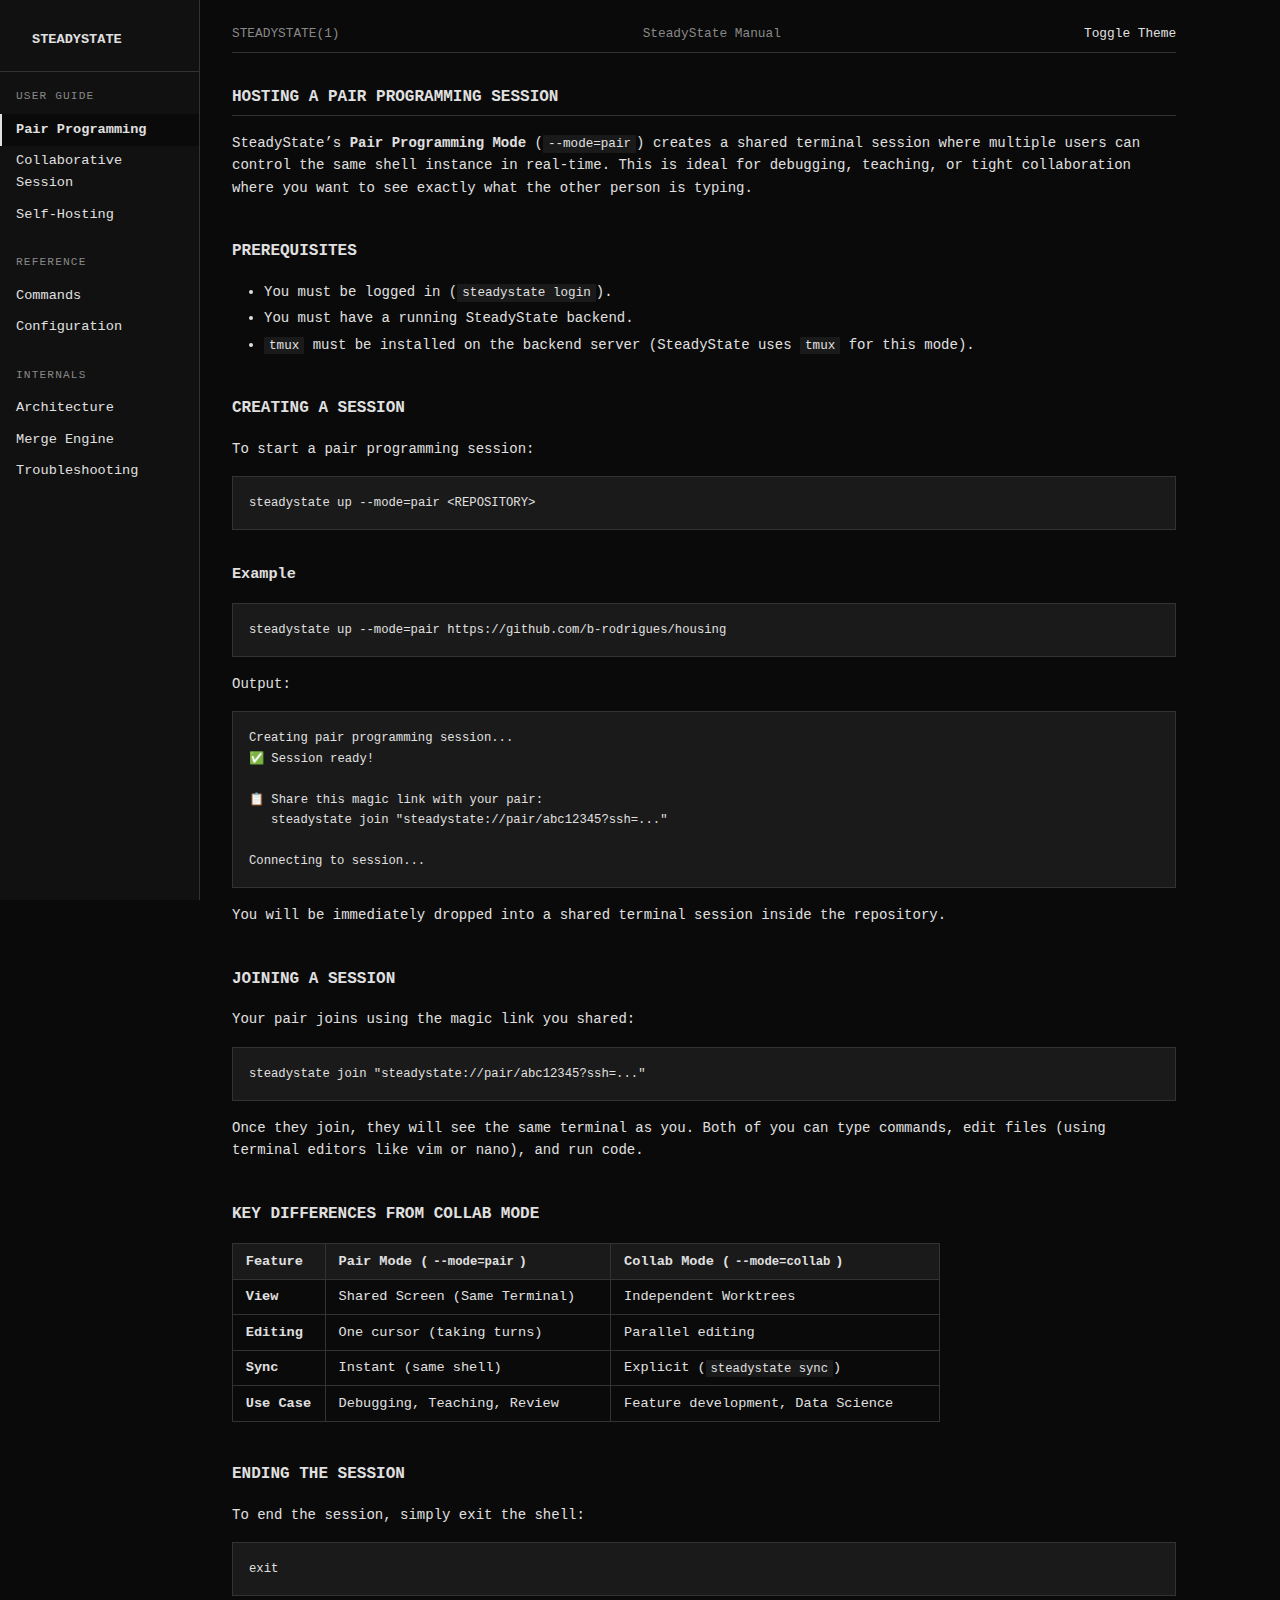
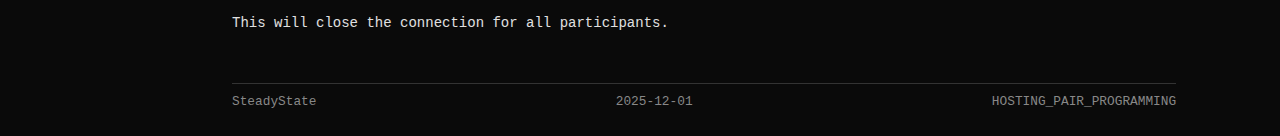
<file: hosting-pair-programming.html>
<!DOCTYPE html>
<html lang="en">

<head>
    <meta charset="UTF-8">
    <meta name="viewport" content="width=device-width, initial-scale=1.0">
    <title>HOSTING_PAIR_PROGRAMMING - SteadyState Manual</title>
    <link rel="stylesheet" href="style.css">
</head>

<body>

    <!-- THEME TOGGLE (must be here, not in <head>) -->
    <input type="checkbox" id="toggle-theme">

    <div class="layout">
        <aside class="sidebar">
            <div class="sidebar-header"><a href="index.html" >STEADYSTATE</a></div><div class="sidebar-section"><div class="sidebar-title">User Guide</div><ul><li><a href="hosting-pair-programming.html" class="current">Pair Programming</a></li><li><a href="hosting-collaborative-session.html" >Collaborative Session</a></li><li><a href="self-hosting.html" >Self-Hosting</a></li></ul></div><div class="sidebar-section"><div class="sidebar-title">Reference</div><ul><li><a href="commands.html" >Commands</a></li><li><a href="configuration.html" >Configuration</a></li></ul></div><div class="sidebar-section"><div class="sidebar-title">Internals</div><ul><li><a href="architecture.html" >Architecture</a></li><li><a href="merge-engine.html" >Merge Engine</a></li><li><a href="troubleshooting.html" >Troubleshooting</a></li></ul></div>
        </aside>

        <div class="content">
            <header>
                <div class="header-left">STEADYSTATE(1)</div>
                <div class="header-center">SteadyState Manual</div>
                <div class="header-right">
                    <label class="theme-toggle" for="toggle-theme">
                        <span>Toggle Theme</span>
                    </label>
                </div>
            </header>

            <main>
<h1 id="hosting-a-pair-programming-session">Hosting a Pair Programming
Session</h1>
<p>SteadyState’s <strong>Pair Programming Mode</strong>
(<code>--mode=pair</code>) creates a shared terminal session where
multiple users can control the same shell instance in real-time. This is
ideal for debugging, teaching, or tight collaboration where you want to
see exactly what the other person is typing.</p>
<h2 id="prerequisites">Prerequisites</h2>
<ul>
<li>You must be logged in (<code>steadystate login</code>).</li>
<li>You must have a running SteadyState backend.</li>
<li><code>tmux</code> must be installed on the backend server
(SteadyState uses <code>tmux</code> for this mode).</li>
</ul>
<h2 id="creating-a-session">Creating a Session</h2>
<p>To start a pair programming session:</p>
<div class="sourceCode" id="cb1"><pre
class="sourceCode bash"><code class="sourceCode bash"><span id="cb1-1"><a href="#cb1-1" aria-hidden="true" tabindex="-1"></a><span class="ex">steadystate</span> up <span class="at">--mode</span><span class="op">=</span>pair <span class="op">&lt;</span>REPOSITORY<span class="op">&gt;</span></span></code></pre></div>
<h3 id="example">Example</h3>
<div class="sourceCode" id="cb2"><pre
class="sourceCode bash"><code class="sourceCode bash"><span id="cb2-1"><a href="#cb2-1" aria-hidden="true" tabindex="-1"></a><span class="ex">steadystate</span> up <span class="at">--mode</span><span class="op">=</span>pair https://github.com/b-rodrigues/housing</span></code></pre></div>
<p>Output:</p>
<pre><code>Creating pair programming session...
✅ Session ready!

📋 Share this magic link with your pair:
   steadystate join &quot;steadystate://pair/abc12345?ssh=...&quot;

Connecting to session...</code></pre>
<p>You will be immediately dropped into a shared terminal session inside
the repository.</p>
<h2 id="joining-a-session">Joining a Session</h2>
<p>Your pair joins using the magic link you shared:</p>
<div class="sourceCode" id="cb4"><pre
class="sourceCode bash"><code class="sourceCode bash"><span id="cb4-1"><a href="#cb4-1" aria-hidden="true" tabindex="-1"></a><span class="ex">steadystate</span> join <span class="st">&quot;steadystate://pair/abc12345?ssh=...&quot;</span></span></code></pre></div>
<p>Once they join, they will see the same terminal as you. Both of you
can type commands, edit files (using terminal editors like vim or nano),
and run code.</p>
<h2 id="key-differences-from-collab-mode">Key Differences from Collab
Mode</h2>
<table>
<colgroup>
<col style="width: 13%" />
<col style="width: 40%" />
<col style="width: 46%" />
</colgroup>
<thead>
<tr class="header">
<th>Feature</th>
<th>Pair Mode (<code>--mode=pair</code>)</th>
<th>Collab Mode (<code>--mode=collab</code>)</th>
</tr>
</thead>
<tbody>
<tr class="odd">
<td><strong>View</strong></td>
<td>Shared Screen (Same Terminal)</td>
<td>Independent Worktrees</td>
</tr>
<tr class="even">
<td><strong>Editing</strong></td>
<td>One cursor (taking turns)</td>
<td>Parallel editing</td>
</tr>
<tr class="odd">
<td><strong>Sync</strong></td>
<td>Instant (same shell)</td>
<td>Explicit (<code>steadystate sync</code>)</td>
</tr>
<tr class="even">
<td><strong>Use Case</strong></td>
<td>Debugging, Teaching, Review</td>
<td>Feature development, Data Science</td>
</tr>
</tbody>
</table>
<h2 id="ending-the-session">Ending the Session</h2>
<p>To end the session, simply exit the shell:</p>
<div class="sourceCode" id="cb5"><pre
class="sourceCode bash"><code class="sourceCode bash"><span id="cb5-1"><a href="#cb5-1" aria-hidden="true" tabindex="-1"></a><span class="bu">exit</span></span></code></pre></div>
<p>This will close the connection for all participants.</p>
            </main>

            <footer>
                <div class="footer-left">SteadyState</div>
                <div class="footer-center">2025-12-01</div>
                <div class="footer-right">HOSTING_PAIR_PROGRAMMING</div>
            </footer>
        </div>
    </div>

</body>

</html>
</file>
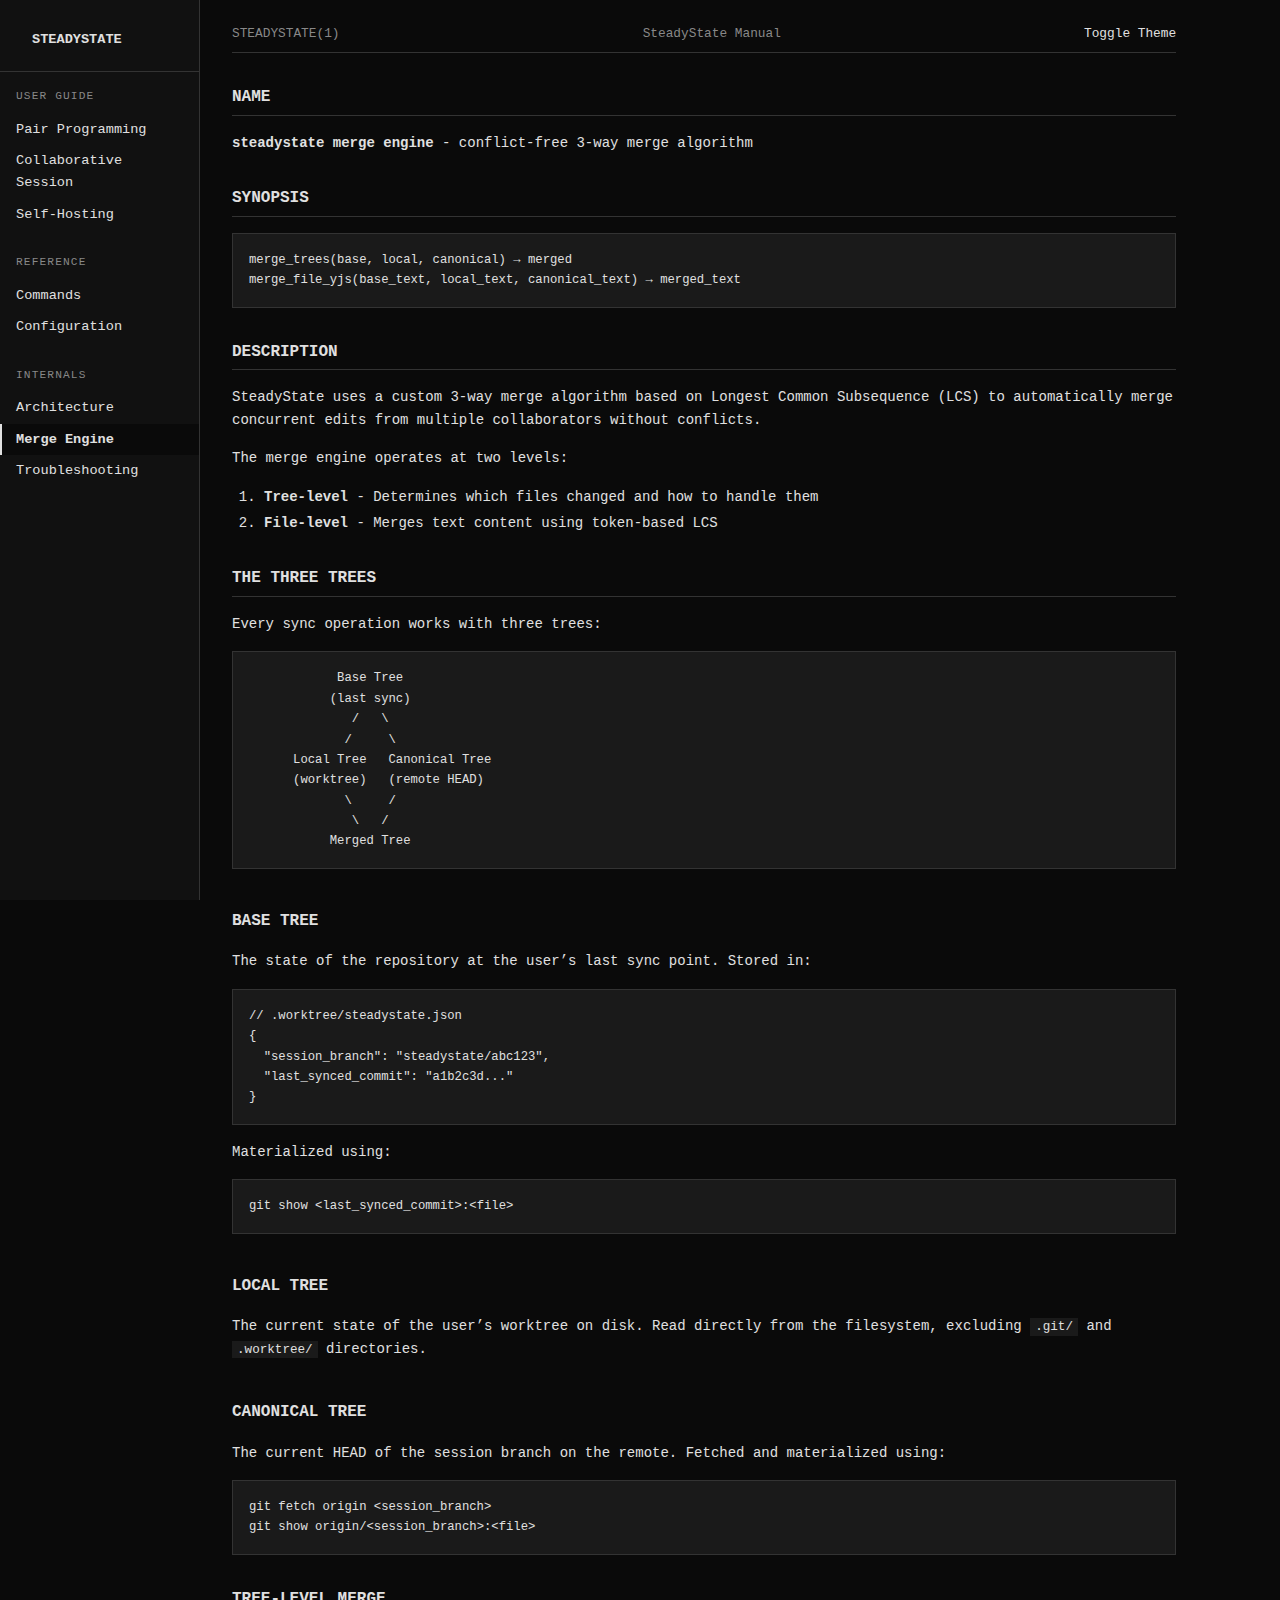
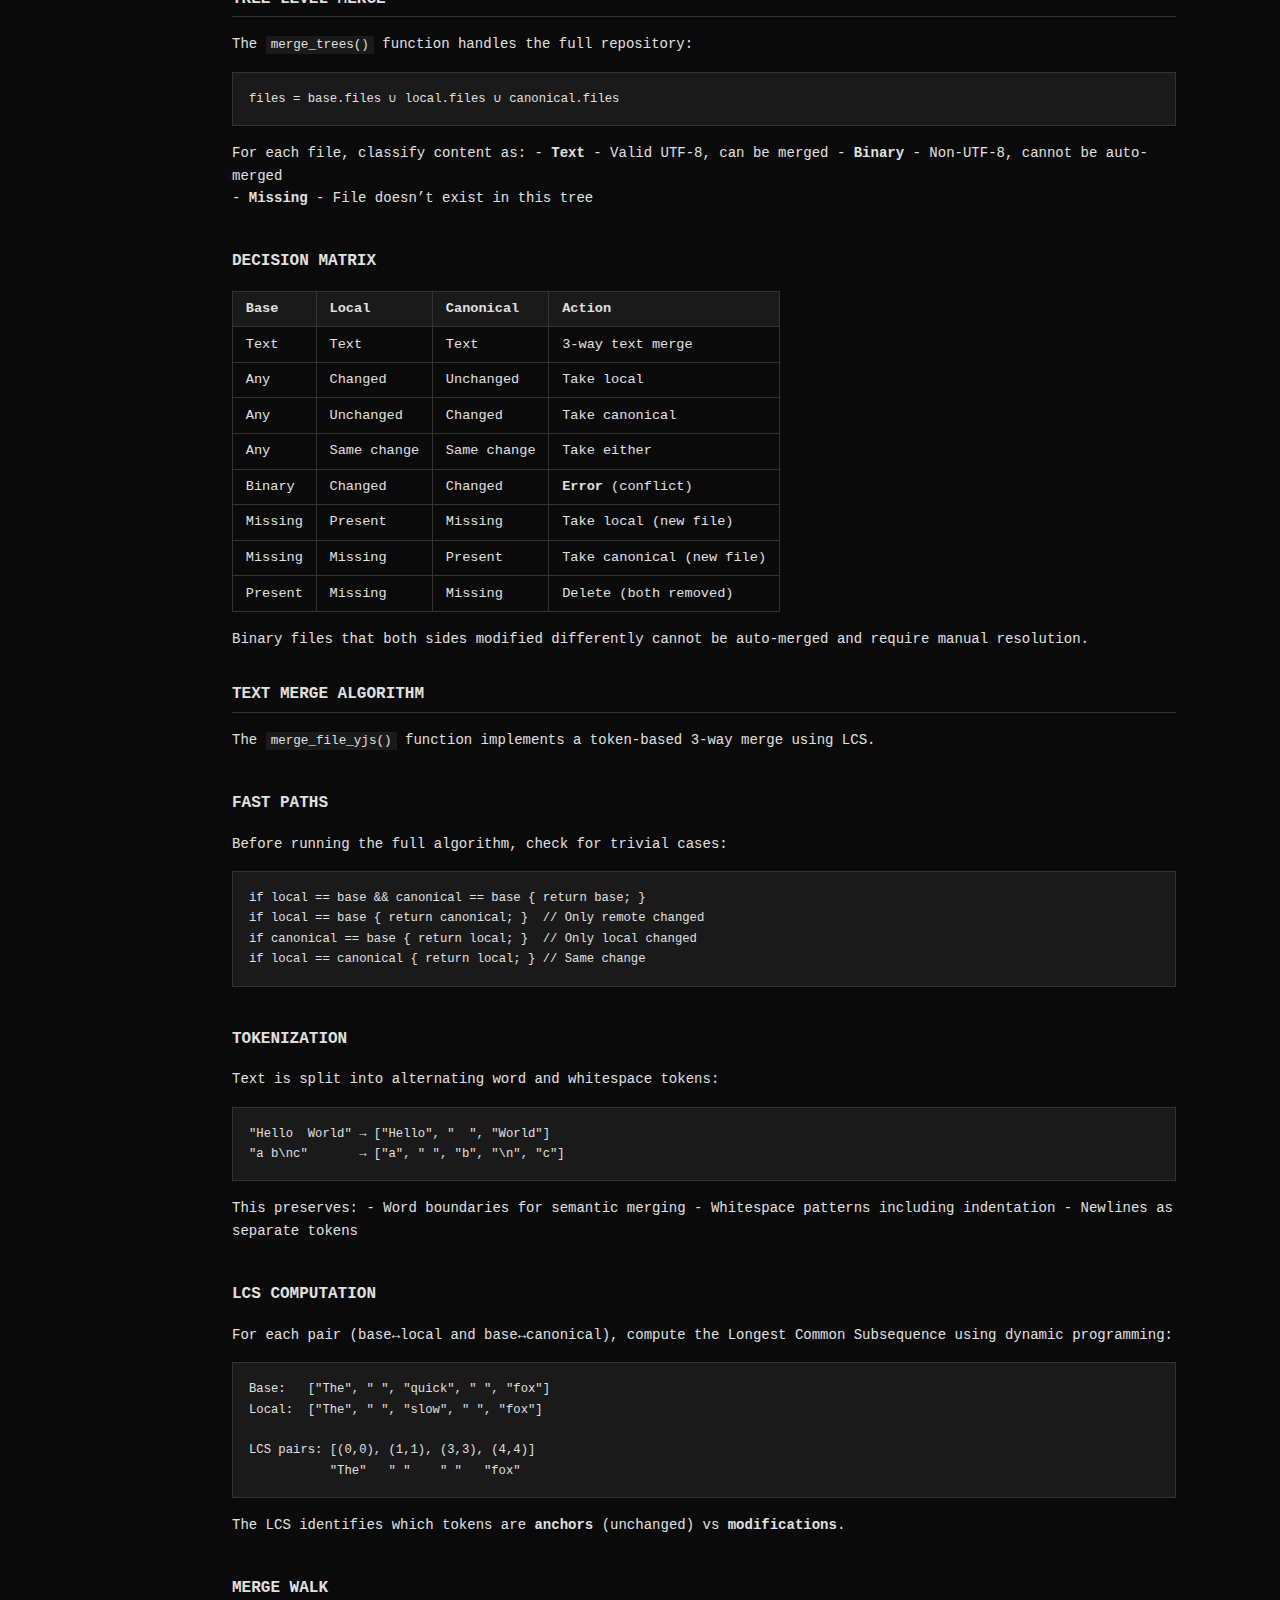
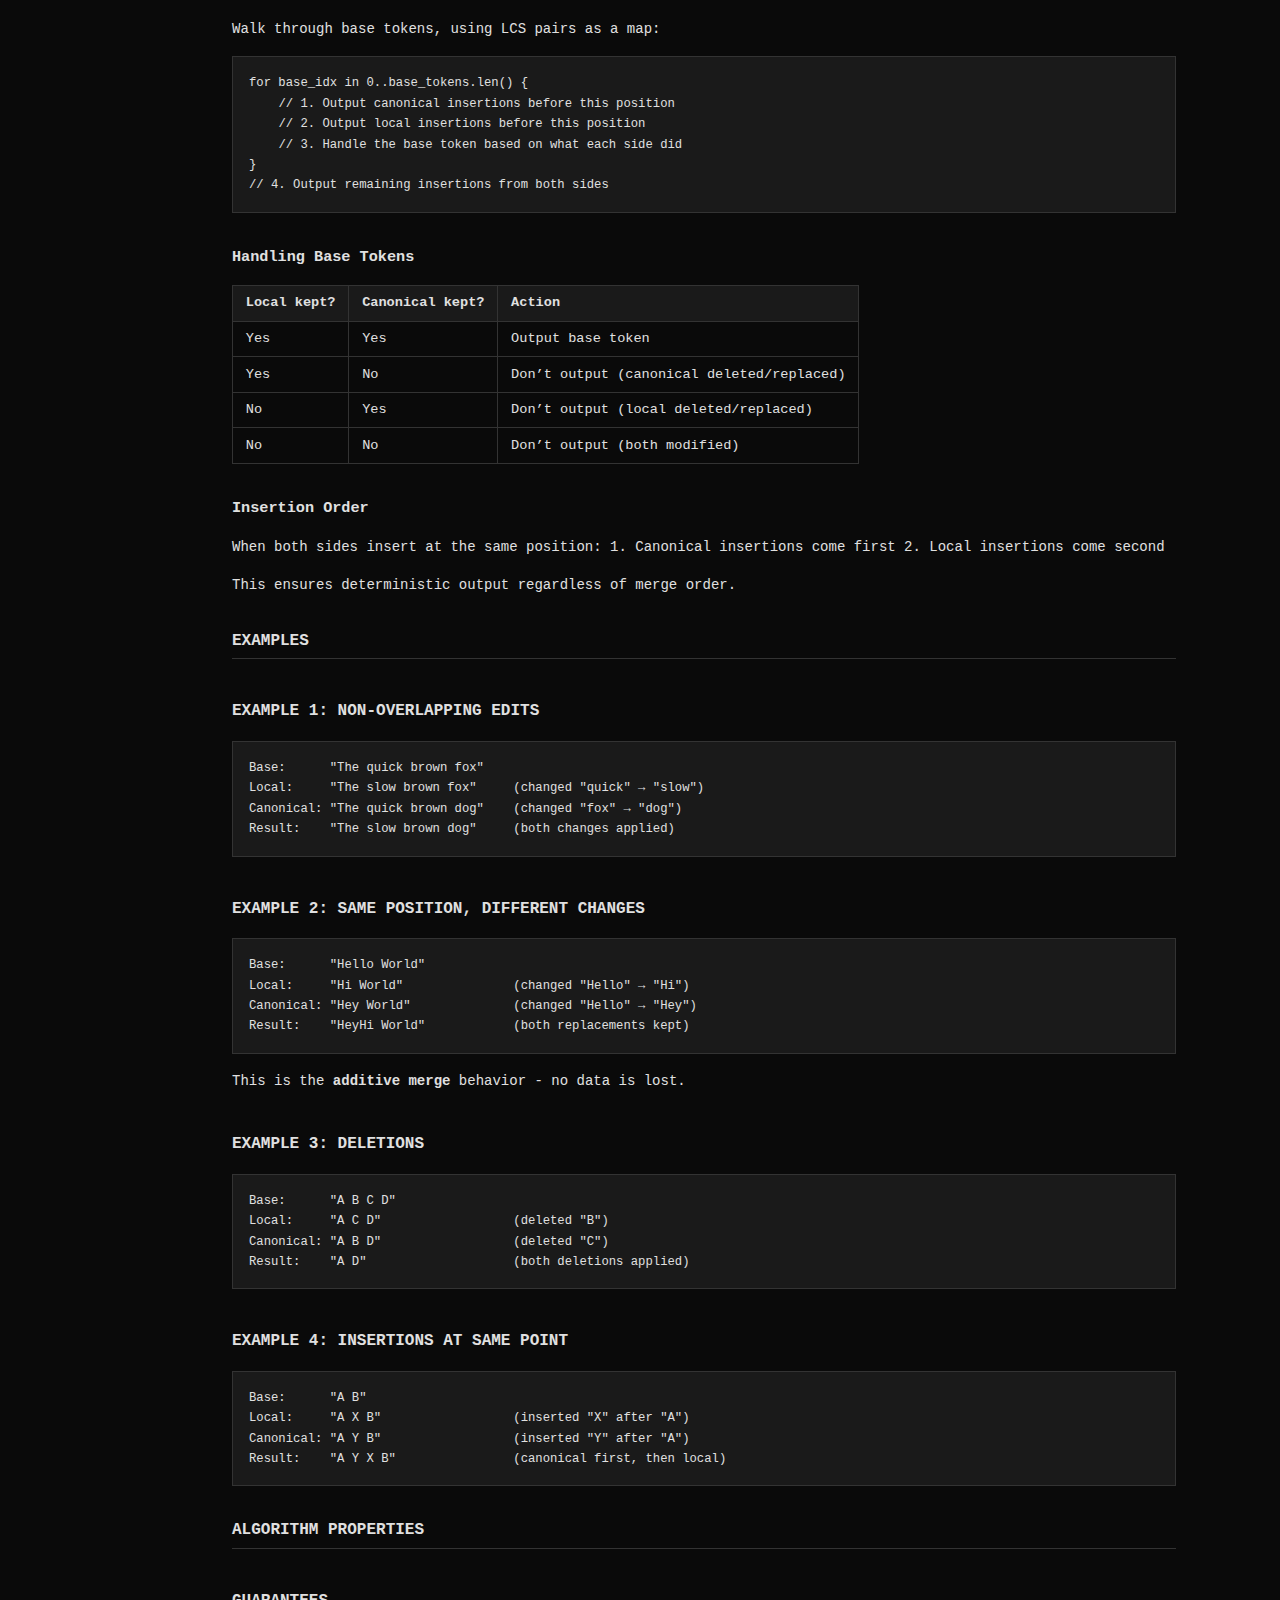
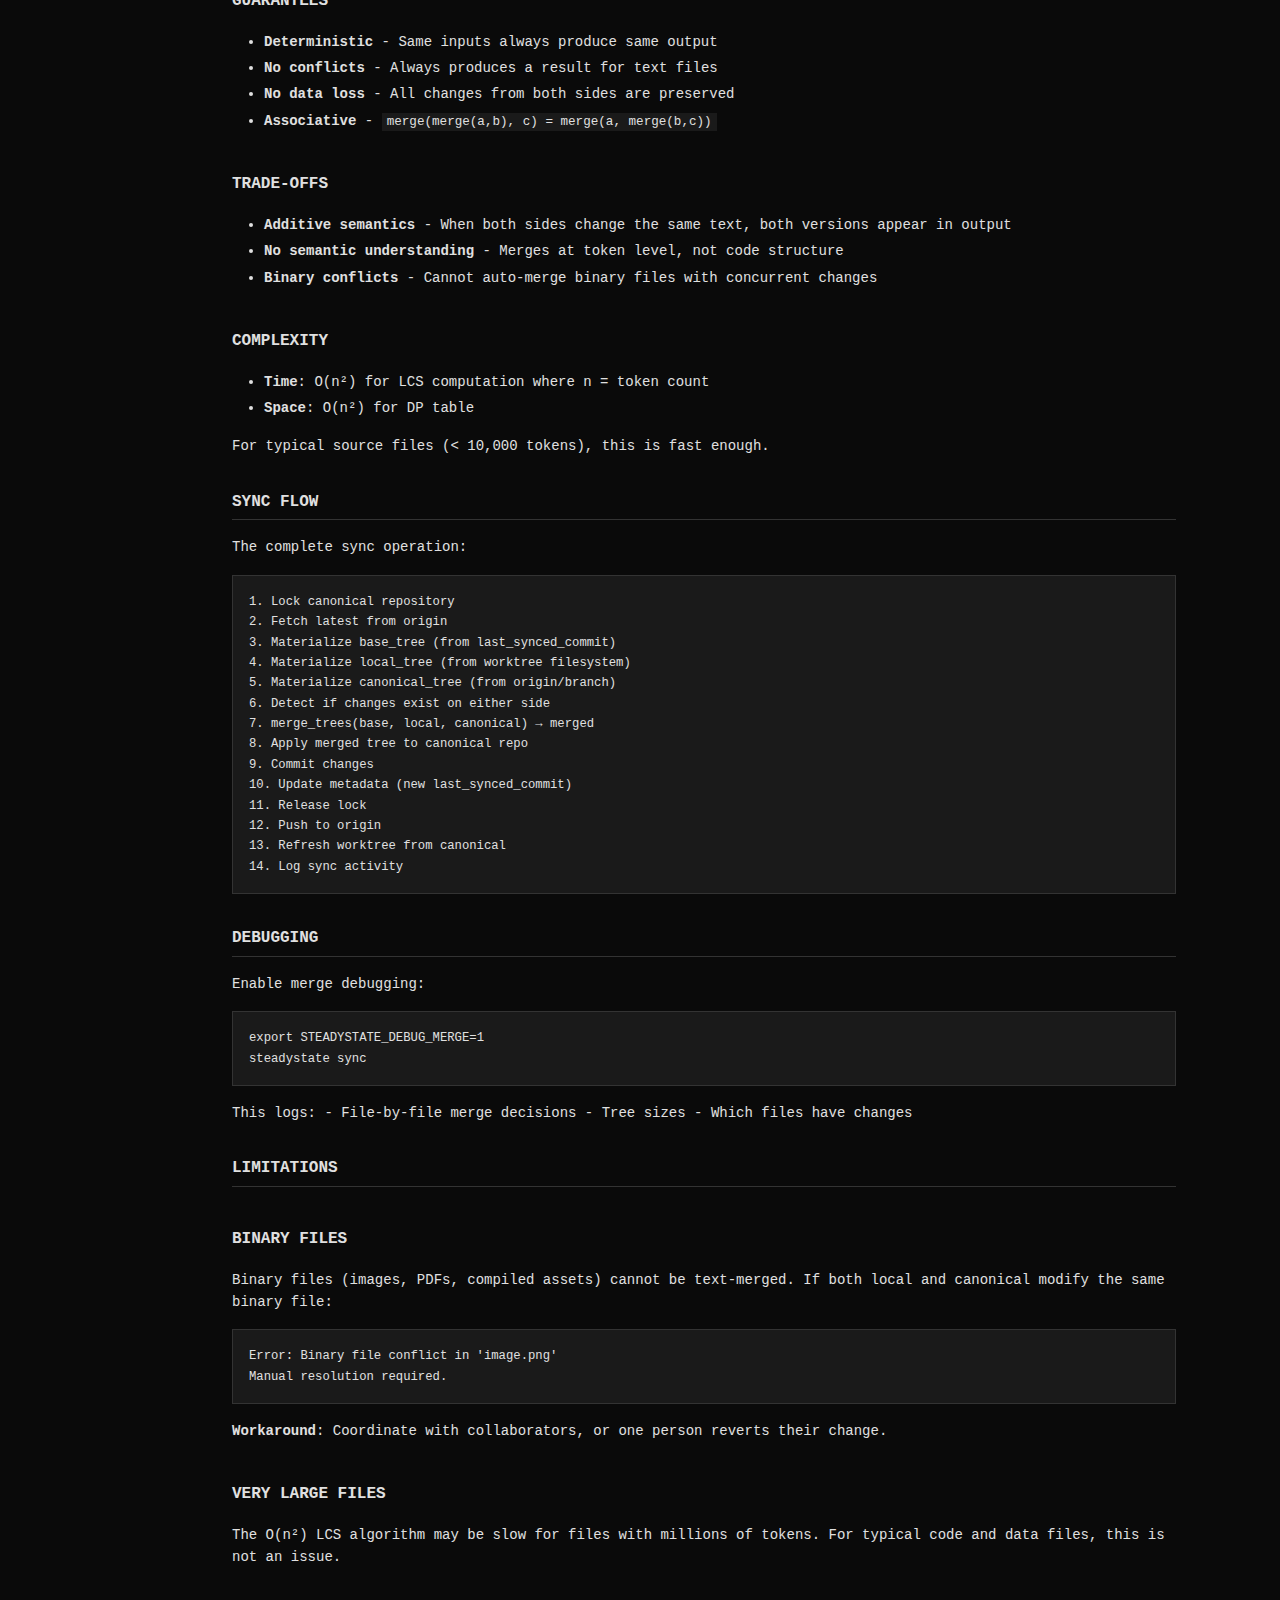
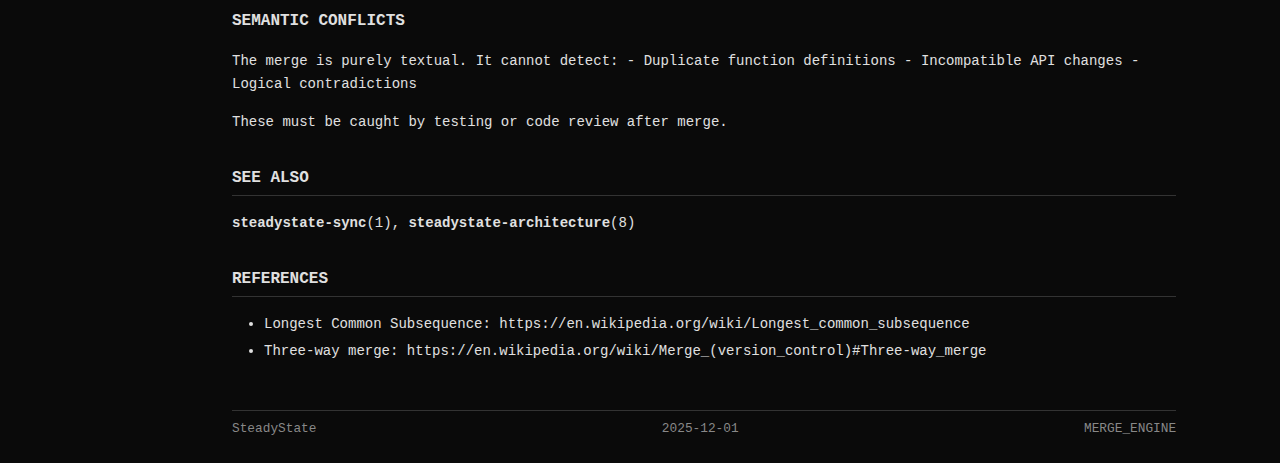
<file: merge-engine.html>
<!DOCTYPE html>
<html lang="en">

<head>
    <meta charset="UTF-8">
    <meta name="viewport" content="width=device-width, initial-scale=1.0">
    <title>MERGE_ENGINE - SteadyState Manual</title>
    <link rel="stylesheet" href="style.css">
</head>

<body>

    <!-- THEME TOGGLE (must be here, not in <head>) -->
    <input type="checkbox" id="toggle-theme">

    <div class="layout">
        <aside class="sidebar">
            <div class="sidebar-header"><a href="index.html" >STEADYSTATE</a></div><div class="sidebar-section"><div class="sidebar-title">User Guide</div><ul><li><a href="hosting-pair-programming.html" >Pair Programming</a></li><li><a href="hosting-collaborative-session.html" >Collaborative Session</a></li><li><a href="self-hosting.html" >Self-Hosting</a></li></ul></div><div class="sidebar-section"><div class="sidebar-title">Reference</div><ul><li><a href="commands.html" >Commands</a></li><li><a href="configuration.html" >Configuration</a></li></ul></div><div class="sidebar-section"><div class="sidebar-title">Internals</div><ul><li><a href="architecture.html" >Architecture</a></li><li><a href="merge-engine.html" class="current">Merge Engine</a></li><li><a href="troubleshooting.html" >Troubleshooting</a></li></ul></div>
        </aside>

        <div class="content">
            <header>
                <div class="header-left">STEADYSTATE(1)</div>
                <div class="header-center">SteadyState Manual</div>
                <div class="header-right">
                    <label class="theme-toggle" for="toggle-theme">
                        <span>Toggle Theme</span>
                    </label>
                </div>
            </header>

            <main>
<h1 id="name">NAME</h1>
<p><strong>steadystate merge engine</strong> - conflict-free 3-way merge
algorithm</p>
<h1 id="synopsis">SYNOPSIS</h1>
<pre><code>merge_trees(base, local, canonical) → merged
merge_file_yjs(base_text, local_text, canonical_text) → merged_text</code></pre>
<h1 id="description">DESCRIPTION</h1>
<p>SteadyState uses a custom 3-way merge algorithm based on Longest
Common Subsequence (LCS) to automatically merge concurrent edits from
multiple collaborators without conflicts.</p>
<p>The merge engine operates at two levels:</p>
<ol type="1">
<li><strong>Tree-level</strong> - Determines which files changed and how
to handle them</li>
<li><strong>File-level</strong> - Merges text content using token-based
LCS</li>
</ol>
<h1 id="the-three-trees">THE THREE TREES</h1>
<p>Every sync operation works with three trees:</p>
<pre><code>            Base Tree
           (last sync)
              /   \
             /     \
      Local Tree   Canonical Tree
      (worktree)   (remote HEAD)
             \     /
              \   /
           Merged Tree</code></pre>
<h2 id="base-tree">Base Tree</h2>
<p>The state of the repository at the user’s last sync point. Stored
in:</p>
<div class="sourceCode" id="cb3"><pre
class="sourceCode json"><code class="sourceCode json"><span id="cb3-1"><a href="#cb3-1" aria-hidden="true" tabindex="-1"></a><span class="er">//</span> <span class="er">.worktree/steadystate.json</span></span>
<span id="cb3-2"><a href="#cb3-2" aria-hidden="true" tabindex="-1"></a><span class="fu">{</span></span>
<span id="cb3-3"><a href="#cb3-3" aria-hidden="true" tabindex="-1"></a>  <span class="dt">&quot;session_branch&quot;</span><span class="fu">:</span> <span class="st">&quot;steadystate/abc123&quot;</span><span class="fu">,</span></span>
<span id="cb3-4"><a href="#cb3-4" aria-hidden="true" tabindex="-1"></a>  <span class="dt">&quot;last_synced_commit&quot;</span><span class="fu">:</span> <span class="st">&quot;a1b2c3d...&quot;</span></span>
<span id="cb3-5"><a href="#cb3-5" aria-hidden="true" tabindex="-1"></a><span class="fu">}</span></span></code></pre></div>
<p>Materialized using:</p>
<div class="sourceCode" id="cb4"><pre
class="sourceCode bash"><code class="sourceCode bash"><span id="cb4-1"><a href="#cb4-1" aria-hidden="true" tabindex="-1"></a><span class="fu">git</span> show <span class="op">&lt;</span>last_synced_commit<span class="op">&gt;</span>:<span class="op">&lt;</span>file<span class="op">&gt;</span></span></code></pre></div>
<h2 id="local-tree">Local Tree</h2>
<p>The current state of the user’s worktree on disk. Read directly from
the filesystem, excluding <code>.git/</code> and <code>.worktree/</code>
directories.</p>
<h2 id="canonical-tree">Canonical Tree</h2>
<p>The current HEAD of the session branch on the remote. Fetched and
materialized using:</p>
<div class="sourceCode" id="cb5"><pre
class="sourceCode bash"><code class="sourceCode bash"><span id="cb5-1"><a href="#cb5-1" aria-hidden="true" tabindex="-1"></a><span class="fu">git</span> fetch origin <span class="op">&lt;</span>session_branch<span class="op">&gt;</span></span>
<span id="cb5-2"><a href="#cb5-2" aria-hidden="true" tabindex="-1"></a><span class="fu">git</span> show origin/<span class="op">&lt;</span>session_branch<span class="op">&gt;</span>:<span class="op">&lt;</span>file<span class="op">&gt;</span></span></code></pre></div>
<h1 id="tree-level-merge">TREE-LEVEL MERGE</h1>
<p>The <code>merge_trees()</code> function handles the full
repository:</p>
<pre><code>files = base.files ∪ local.files ∪ canonical.files</code></pre>
<p>For each file, classify content as: - <strong>Text</strong> - Valid
UTF-8, can be merged - <strong>Binary</strong> - Non-UTF-8, cannot be
auto-merged<br />
- <strong>Missing</strong> - File doesn’t exist in this tree</p>
<h2 id="decision-matrix">Decision Matrix</h2>
<table>
<thead>
<tr class="header">
<th>Base</th>
<th>Local</th>
<th>Canonical</th>
<th>Action</th>
</tr>
</thead>
<tbody>
<tr class="odd">
<td>Text</td>
<td>Text</td>
<td>Text</td>
<td>3-way text merge</td>
</tr>
<tr class="even">
<td>Any</td>
<td>Changed</td>
<td>Unchanged</td>
<td>Take local</td>
</tr>
<tr class="odd">
<td>Any</td>
<td>Unchanged</td>
<td>Changed</td>
<td>Take canonical</td>
</tr>
<tr class="even">
<td>Any</td>
<td>Same change</td>
<td>Same change</td>
<td>Take either</td>
</tr>
<tr class="odd">
<td>Binary</td>
<td>Changed</td>
<td>Changed</td>
<td><strong>Error</strong> (conflict)</td>
</tr>
<tr class="even">
<td>Missing</td>
<td>Present</td>
<td>Missing</td>
<td>Take local (new file)</td>
</tr>
<tr class="odd">
<td>Missing</td>
<td>Missing</td>
<td>Present</td>
<td>Take canonical (new file)</td>
</tr>
<tr class="even">
<td>Present</td>
<td>Missing</td>
<td>Missing</td>
<td>Delete (both removed)</td>
</tr>
</tbody>
</table>
<p>Binary files that both sides modified differently cannot be
auto-merged and require manual resolution.</p>
<h1 id="text-merge-algorithm">TEXT MERGE ALGORITHM</h1>
<p>The <code>merge_file_yjs()</code> function implements a token-based
3-way merge using LCS.</p>
<h2 id="fast-paths">Fast Paths</h2>
<p>Before running the full algorithm, check for trivial cases:</p>
<div class="sourceCode" id="cb7"><pre
class="sourceCode rust"><code class="sourceCode rust"><span id="cb7-1"><a href="#cb7-1" aria-hidden="true" tabindex="-1"></a><span class="cf">if</span> local <span class="op">==</span> base <span class="op">&amp;&amp;</span> canonical <span class="op">==</span> base <span class="op">{</span> <span class="cf">return</span> base<span class="op">;</span> <span class="op">}</span></span>
<span id="cb7-2"><a href="#cb7-2" aria-hidden="true" tabindex="-1"></a><span class="cf">if</span> local <span class="op">==</span> base <span class="op">{</span> <span class="cf">return</span> canonical<span class="op">;</span> <span class="op">}</span>  <span class="co">// Only remote changed</span></span>
<span id="cb7-3"><a href="#cb7-3" aria-hidden="true" tabindex="-1"></a><span class="cf">if</span> canonical <span class="op">==</span> base <span class="op">{</span> <span class="cf">return</span> local<span class="op">;</span> <span class="op">}</span>  <span class="co">// Only local changed</span></span>
<span id="cb7-4"><a href="#cb7-4" aria-hidden="true" tabindex="-1"></a><span class="cf">if</span> local <span class="op">==</span> canonical <span class="op">{</span> <span class="cf">return</span> local<span class="op">;</span> <span class="op">}</span> <span class="co">// Same change</span></span></code></pre></div>
<h2 id="tokenization">Tokenization</h2>
<p>Text is split into alternating word and whitespace tokens:</p>
<pre><code>&quot;Hello  World&quot; → [&quot;Hello&quot;, &quot;  &quot;, &quot;World&quot;]
&quot;a b\nc&quot;       → [&quot;a&quot;, &quot; &quot;, &quot;b&quot;, &quot;\n&quot;, &quot;c&quot;]</code></pre>
<p>This preserves: - Word boundaries for semantic merging - Whitespace
patterns including indentation - Newlines as separate tokens</p>
<h2 id="lcs-computation">LCS Computation</h2>
<p>For each pair (base↔︎local and base↔︎canonical), compute the Longest
Common Subsequence using dynamic programming:</p>
<pre><code>Base:   [&quot;The&quot;, &quot; &quot;, &quot;quick&quot;, &quot; &quot;, &quot;fox&quot;]
Local:  [&quot;The&quot;, &quot; &quot;, &quot;slow&quot;, &quot; &quot;, &quot;fox&quot;]

LCS pairs: [(0,0), (1,1), (3,3), (4,4)]
           &quot;The&quot;   &quot; &quot;    &quot; &quot;   &quot;fox&quot;</code></pre>
<p>The LCS identifies which tokens are <strong>anchors</strong>
(unchanged) vs <strong>modifications</strong>.</p>
<h2 id="merge-walk">Merge Walk</h2>
<p>Walk through base tokens, using LCS pairs as a map:</p>
<div class="sourceCode" id="cb10"><pre
class="sourceCode rust"><code class="sourceCode rust"><span id="cb10-1"><a href="#cb10-1" aria-hidden="true" tabindex="-1"></a><span class="cf">for</span> base_idx <span class="kw">in</span> <span class="dv">0</span><span class="op">..</span>base_tokens<span class="op">.</span>len() <span class="op">{</span></span>
<span id="cb10-2"><a href="#cb10-2" aria-hidden="true" tabindex="-1"></a>    <span class="co">// 1. Output canonical insertions before this position</span></span>
<span id="cb10-3"><a href="#cb10-3" aria-hidden="true" tabindex="-1"></a>    <span class="co">// 2. Output local insertions before this position  </span></span>
<span id="cb10-4"><a href="#cb10-4" aria-hidden="true" tabindex="-1"></a>    <span class="co">// 3. Handle the base token based on what each side did</span></span>
<span id="cb10-5"><a href="#cb10-5" aria-hidden="true" tabindex="-1"></a><span class="op">}</span></span>
<span id="cb10-6"><a href="#cb10-6" aria-hidden="true" tabindex="-1"></a><span class="co">// 4. Output remaining insertions from both sides</span></span></code></pre></div>
<h3 id="handling-base-tokens">Handling Base Tokens</h3>
<table>
<thead>
<tr class="header">
<th>Local kept?</th>
<th>Canonical kept?</th>
<th>Action</th>
</tr>
</thead>
<tbody>
<tr class="odd">
<td>Yes</td>
<td>Yes</td>
<td>Output base token</td>
</tr>
<tr class="even">
<td>Yes</td>
<td>No</td>
<td>Don’t output (canonical deleted/replaced)</td>
</tr>
<tr class="odd">
<td>No</td>
<td>Yes</td>
<td>Don’t output (local deleted/replaced)</td>
</tr>
<tr class="even">
<td>No</td>
<td>No</td>
<td>Don’t output (both modified)</td>
</tr>
</tbody>
</table>
<h3 id="insertion-order">Insertion Order</h3>
<p>When both sides insert at the same position: 1. Canonical insertions
come first 2. Local insertions come second</p>
<p>This ensures deterministic output regardless of merge order.</p>
<h1 id="examples">EXAMPLES</h1>
<h2 id="example-1-non-overlapping-edits">Example 1: Non-overlapping
edits</h2>
<pre><code>Base:      &quot;The quick brown fox&quot;
Local:     &quot;The slow brown fox&quot;     (changed &quot;quick&quot; → &quot;slow&quot;)
Canonical: &quot;The quick brown dog&quot;    (changed &quot;fox&quot; → &quot;dog&quot;)
Result:    &quot;The slow brown dog&quot;     (both changes applied)</code></pre>
<h2 id="example-2-same-position-different-changes">Example 2: Same
position, different changes</h2>
<pre><code>Base:      &quot;Hello World&quot;
Local:     &quot;Hi World&quot;               (changed &quot;Hello&quot; → &quot;Hi&quot;)  
Canonical: &quot;Hey World&quot;              (changed &quot;Hello&quot; → &quot;Hey&quot;)
Result:    &quot;HeyHi World&quot;            (both replacements kept)</code></pre>
<p>This is the <strong>additive merge</strong> behavior - no data is
lost.</p>
<h2 id="example-3-deletions">Example 3: Deletions</h2>
<pre><code>Base:      &quot;A B C D&quot;
Local:     &quot;A C D&quot;                  (deleted &quot;B&quot;)
Canonical: &quot;A B D&quot;                  (deleted &quot;C&quot;)
Result:    &quot;A D&quot;                    (both deletions applied)</code></pre>
<h2 id="example-4-insertions-at-same-point">Example 4: Insertions at
same point</h2>
<pre><code>Base:      &quot;A B&quot;
Local:     &quot;A X B&quot;                  (inserted &quot;X&quot; after &quot;A&quot;)
Canonical: &quot;A Y B&quot;                  (inserted &quot;Y&quot; after &quot;A&quot;)
Result:    &quot;A Y X B&quot;                (canonical first, then local)</code></pre>
<h1 id="algorithm-properties">ALGORITHM PROPERTIES</h1>
<h2 id="guarantees">Guarantees</h2>
<ul>
<li><strong>Deterministic</strong> - Same inputs always produce same
output</li>
<li><strong>No conflicts</strong> - Always produces a result for text
files</li>
<li><strong>No data loss</strong> - All changes from both sides are
preserved</li>
<li><strong>Associative</strong> -
<code>merge(merge(a,b), c) = merge(a, merge(b,c))</code></li>
</ul>
<h2 id="trade-offs">Trade-offs</h2>
<ul>
<li><strong>Additive semantics</strong> - When both sides change the
same text, both versions appear in output</li>
<li><strong>No semantic understanding</strong> - Merges at token level,
not code structure</li>
<li><strong>Binary conflicts</strong> - Cannot auto-merge binary files
with concurrent changes</li>
</ul>
<h2 id="complexity">Complexity</h2>
<ul>
<li><strong>Time</strong>: O(n²) for LCS computation where n = token
count</li>
<li><strong>Space</strong>: O(n²) for DP table</li>
</ul>
<p>For typical source files (&lt; 10,000 tokens), this is fast
enough.</p>
<h1 id="sync-flow">SYNC FLOW</h1>
<p>The complete sync operation:</p>
<pre><code>1. Lock canonical repository
2. Fetch latest from origin
3. Materialize base_tree (from last_synced_commit)
4. Materialize local_tree (from worktree filesystem)
5. Materialize canonical_tree (from origin/branch)
6. Detect if changes exist on either side
7. merge_trees(base, local, canonical) → merged
8. Apply merged tree to canonical repo
9. Commit changes
10. Update metadata (new last_synced_commit)
11. Release lock
12. Push to origin
13. Refresh worktree from canonical
14. Log sync activity</code></pre>
<h1 id="debugging">DEBUGGING</h1>
<p>Enable merge debugging:</p>
<div class="sourceCode" id="cb16"><pre
class="sourceCode bash"><code class="sourceCode bash"><span id="cb16-1"><a href="#cb16-1" aria-hidden="true" tabindex="-1"></a><span class="bu">export</span> <span class="va">STEADYSTATE_DEBUG_MERGE</span><span class="op">=</span>1</span>
<span id="cb16-2"><a href="#cb16-2" aria-hidden="true" tabindex="-1"></a><span class="ex">steadystate</span> sync</span></code></pre></div>
<p>This logs: - File-by-file merge decisions - Tree sizes - Which files
have changes</p>
<h1 id="limitations">LIMITATIONS</h1>
<h2 id="binary-files">Binary Files</h2>
<p>Binary files (images, PDFs, compiled assets) cannot be text-merged.
If both local and canonical modify the same binary file:</p>
<pre><code>Error: Binary file conflict in &#39;image.png&#39;
Manual resolution required.</code></pre>
<p><strong>Workaround</strong>: Coordinate with collaborators, or one
person reverts their change.</p>
<h2 id="very-large-files">Very Large Files</h2>
<p>The O(n²) LCS algorithm may be slow for files with millions of
tokens. For typical code and data files, this is not an issue.</p>
<h2 id="semantic-conflicts">Semantic Conflicts</h2>
<p>The merge is purely textual. It cannot detect: - Duplicate function
definitions - Incompatible API changes - Logical contradictions</p>
<p>These must be caught by testing or code review after merge.</p>
<h1 id="see-also">SEE ALSO</h1>
<p><strong>steadystate-sync</strong>(1),
<strong>steadystate-architecture</strong>(8)</p>
<h1 id="references">REFERENCES</h1>
<ul>
<li>Longest Common Subsequence:
https://en.wikipedia.org/wiki/Longest_common_subsequence</li>
<li>Three-way merge:
https://en.wikipedia.org/wiki/Merge_(version_control)#Three-way_merge</li>
</ul>
            </main>

            <footer>
                <div class="footer-left">SteadyState</div>
                <div class="footer-center">2025-12-01</div>
                <div class="footer-right">MERGE_ENGINE</div>
            </footer>
        </div>
    </div>

</body>

</html>
</file>
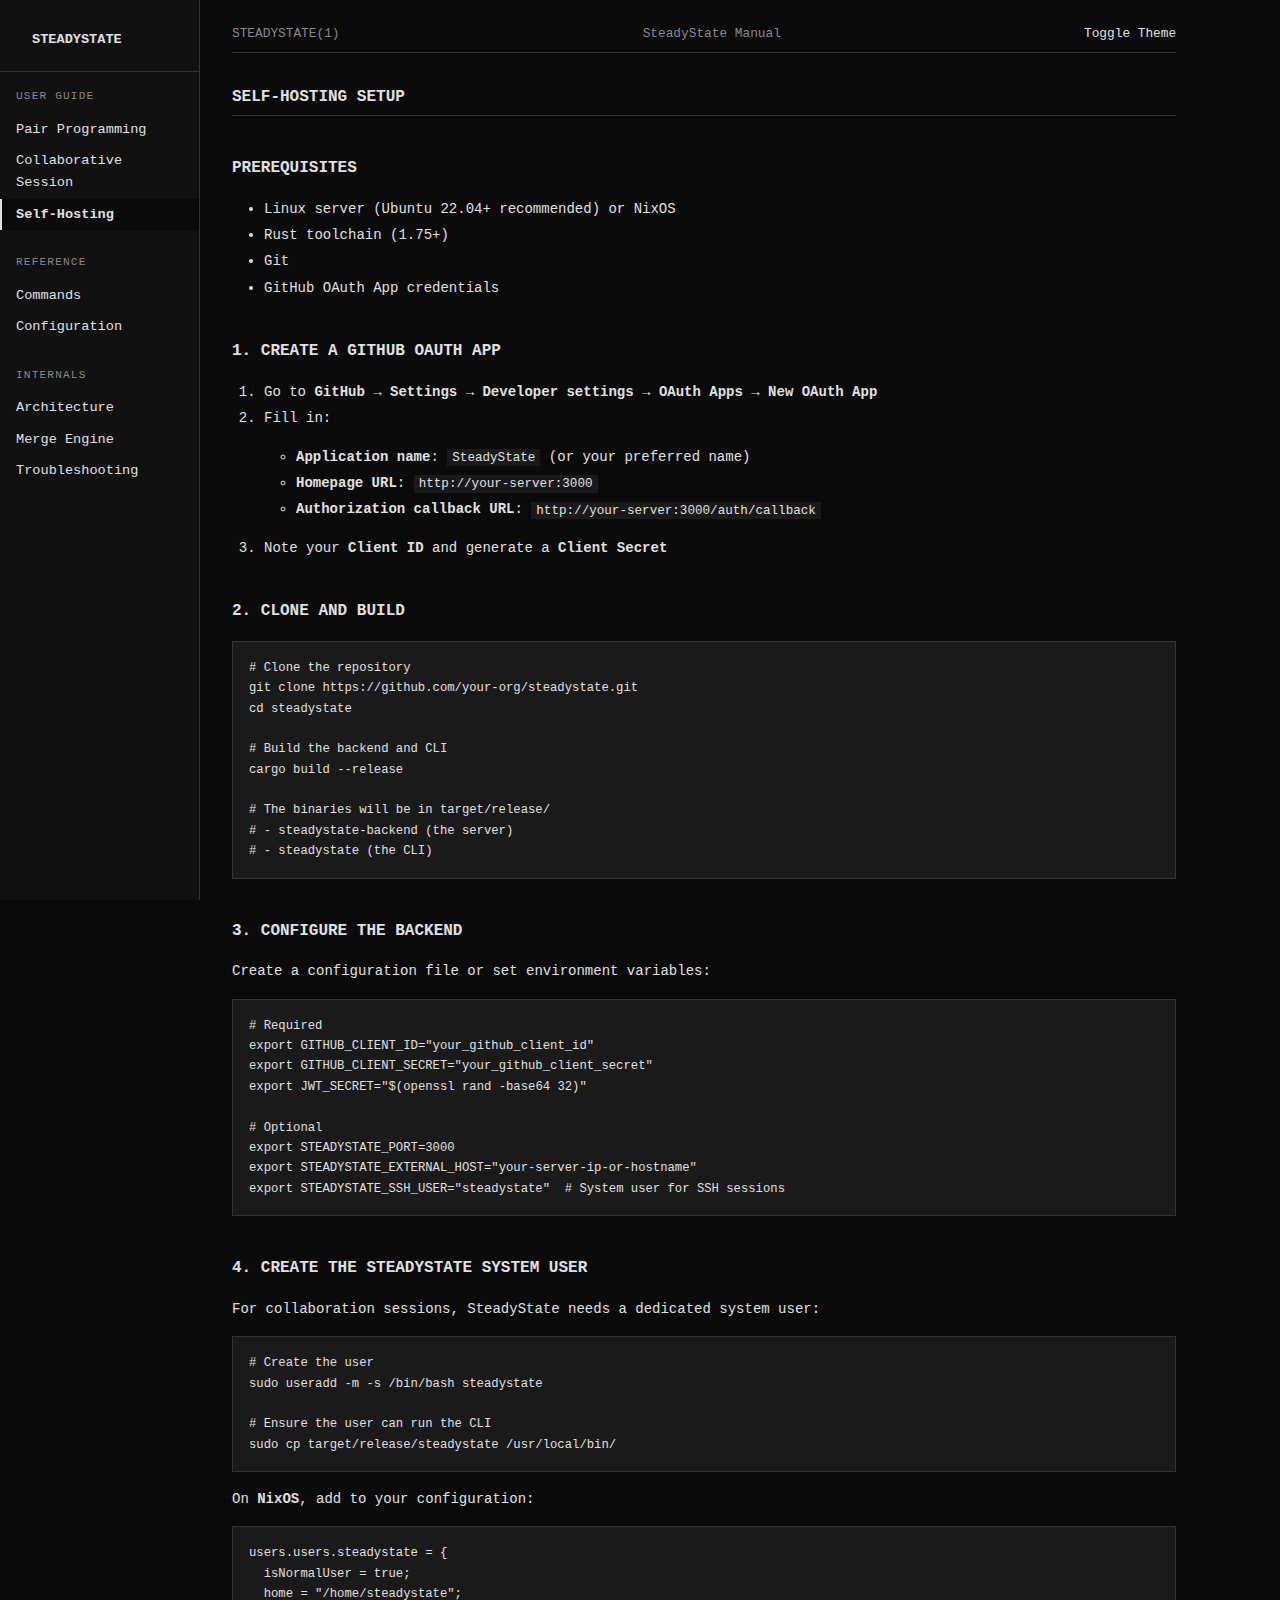
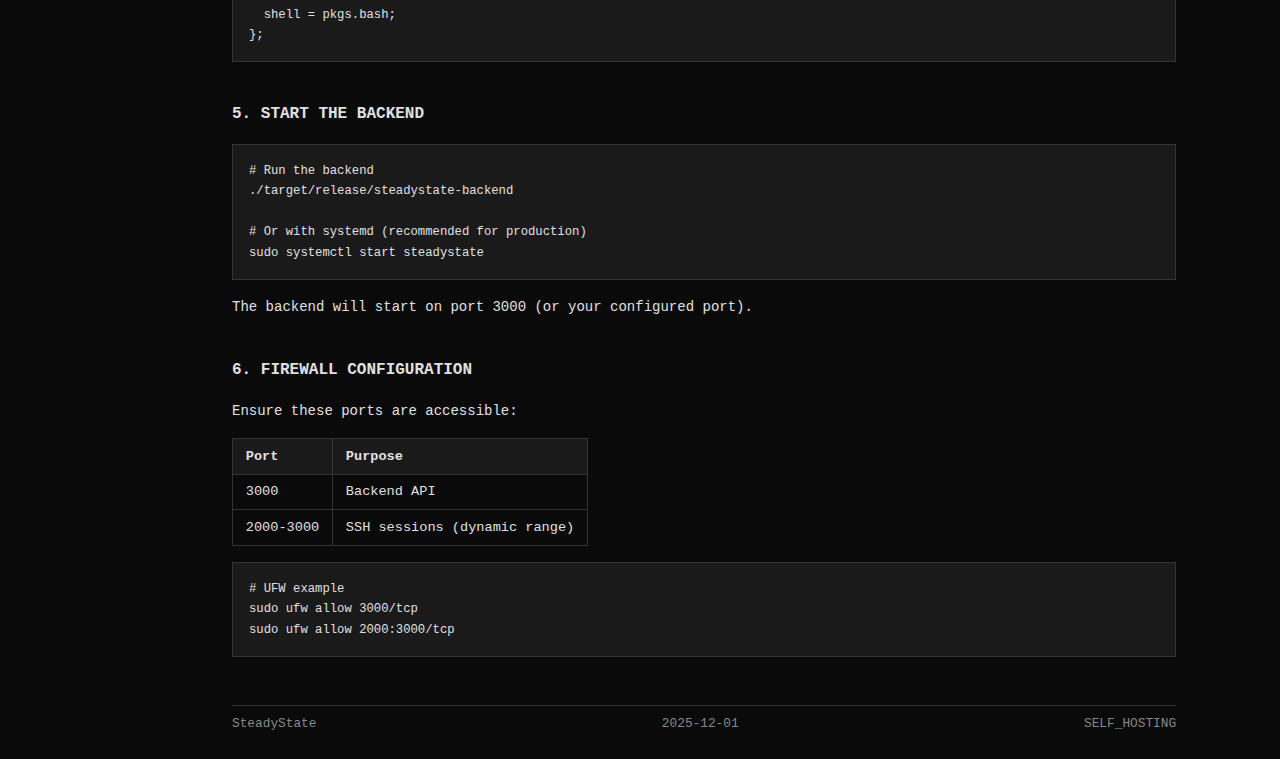
<file: self-hosting.html>
<!DOCTYPE html>
<html lang="en">

<head>
    <meta charset="UTF-8">
    <meta name="viewport" content="width=device-width, initial-scale=1.0">
    <title>SELF_HOSTING - SteadyState Manual</title>
    <link rel="stylesheet" href="style.css">
</head>

<body>

    <!-- THEME TOGGLE (must be here, not in <head>) -->
    <input type="checkbox" id="toggle-theme">

    <div class="layout">
        <aside class="sidebar">
            <div class="sidebar-header"><a href="index.html" >STEADYSTATE</a></div><div class="sidebar-section"><div class="sidebar-title">User Guide</div><ul><li><a href="hosting-pair-programming.html" >Pair Programming</a></li><li><a href="hosting-collaborative-session.html" >Collaborative Session</a></li><li><a href="self-hosting.html" class="current">Self-Hosting</a></li></ul></div><div class="sidebar-section"><div class="sidebar-title">Reference</div><ul><li><a href="commands.html" >Commands</a></li><li><a href="configuration.html" >Configuration</a></li></ul></div><div class="sidebar-section"><div class="sidebar-title">Internals</div><ul><li><a href="architecture.html" >Architecture</a></li><li><a href="merge-engine.html" >Merge Engine</a></li><li><a href="troubleshooting.html" >Troubleshooting</a></li></ul></div>
        </aside>

        <div class="content">
            <header>
                <div class="header-left">STEADYSTATE(1)</div>
                <div class="header-center">SteadyState Manual</div>
                <div class="header-right">
                    <label class="theme-toggle" for="toggle-theme">
                        <span>Toggle Theme</span>
                    </label>
                </div>
            </header>

            <main>
<h1 id="self-hosting-setup">Self-Hosting Setup</h1>
<h2 id="prerequisites">Prerequisites</h2>
<ul>
<li>Linux server (Ubuntu 22.04+ recommended) or NixOS</li>
<li>Rust toolchain (1.75+)</li>
<li>Git</li>
<li>GitHub OAuth App credentials</li>
</ul>
<h2 id="create-a-github-oauth-app">1. Create a GitHub OAuth App</h2>
<ol type="1">
<li>Go to <strong>GitHub → Settings → Developer settings → OAuth Apps →
New OAuth App</strong></li>
<li>Fill in:
<ul>
<li><strong>Application name</strong>: <code>SteadyState</code> (or your
preferred name)</li>
<li><strong>Homepage URL</strong>:
<code>http://your-server:3000</code></li>
<li><strong>Authorization callback URL</strong>:
<code>http://your-server:3000/auth/callback</code></li>
</ul></li>
<li>Note your <strong>Client ID</strong> and generate a <strong>Client
Secret</strong></li>
</ol>
<h2 id="clone-and-build">2. Clone and Build</h2>
<div class="sourceCode" id="cb1"><pre
class="sourceCode bash"><code class="sourceCode bash"><span id="cb1-1"><a href="#cb1-1" aria-hidden="true" tabindex="-1"></a><span class="co"># Clone the repository</span></span>
<span id="cb1-2"><a href="#cb1-2" aria-hidden="true" tabindex="-1"></a><span class="fu">git</span> clone https://github.com/your-org/steadystate.git</span>
<span id="cb1-3"><a href="#cb1-3" aria-hidden="true" tabindex="-1"></a><span class="bu">cd</span> steadystate</span>
<span id="cb1-4"><a href="#cb1-4" aria-hidden="true" tabindex="-1"></a></span>
<span id="cb1-5"><a href="#cb1-5" aria-hidden="true" tabindex="-1"></a><span class="co"># Build the backend and CLI</span></span>
<span id="cb1-6"><a href="#cb1-6" aria-hidden="true" tabindex="-1"></a><span class="ex">cargo</span> build <span class="at">--release</span></span>
<span id="cb1-7"><a href="#cb1-7" aria-hidden="true" tabindex="-1"></a></span>
<span id="cb1-8"><a href="#cb1-8" aria-hidden="true" tabindex="-1"></a><span class="co"># The binaries will be in target/release/</span></span>
<span id="cb1-9"><a href="#cb1-9" aria-hidden="true" tabindex="-1"></a><span class="co"># - steadystate-backend (the server)</span></span>
<span id="cb1-10"><a href="#cb1-10" aria-hidden="true" tabindex="-1"></a><span class="co"># - steadystate (the CLI)</span></span></code></pre></div>
<h2 id="configure-the-backend">3. Configure the Backend</h2>
<p>Create a configuration file or set environment variables:</p>
<div class="sourceCode" id="cb2"><pre
class="sourceCode bash"><code class="sourceCode bash"><span id="cb2-1"><a href="#cb2-1" aria-hidden="true" tabindex="-1"></a><span class="co"># Required</span></span>
<span id="cb2-2"><a href="#cb2-2" aria-hidden="true" tabindex="-1"></a><span class="bu">export</span> <span class="va">GITHUB_CLIENT_ID</span><span class="op">=</span><span class="st">&quot;your_github_client_id&quot;</span></span>
<span id="cb2-3"><a href="#cb2-3" aria-hidden="true" tabindex="-1"></a><span class="bu">export</span> <span class="va">GITHUB_CLIENT_SECRET</span><span class="op">=</span><span class="st">&quot;your_github_client_secret&quot;</span></span>
<span id="cb2-4"><a href="#cb2-4" aria-hidden="true" tabindex="-1"></a><span class="bu">export</span> <span class="va">JWT_SECRET</span><span class="op">=</span><span class="st">&quot;</span><span class="va">$(</span><span class="ex">openssl</span> rand <span class="at">-base64</span> 32<span class="va">)</span><span class="st">&quot;</span></span>
<span id="cb2-5"><a href="#cb2-5" aria-hidden="true" tabindex="-1"></a></span>
<span id="cb2-6"><a href="#cb2-6" aria-hidden="true" tabindex="-1"></a><span class="co"># Optional</span></span>
<span id="cb2-7"><a href="#cb2-7" aria-hidden="true" tabindex="-1"></a><span class="bu">export</span> <span class="va">STEADYSTATE_PORT</span><span class="op">=</span>3000</span>
<span id="cb2-8"><a href="#cb2-8" aria-hidden="true" tabindex="-1"></a><span class="bu">export</span> <span class="va">STEADYSTATE_EXTERNAL_HOST</span><span class="op">=</span><span class="st">&quot;your-server-ip-or-hostname&quot;</span></span>
<span id="cb2-9"><a href="#cb2-9" aria-hidden="true" tabindex="-1"></a><span class="bu">export</span> <span class="va">STEADYSTATE_SSH_USER</span><span class="op">=</span><span class="st">&quot;steadystate&quot;</span>  <span class="co"># System user for SSH sessions</span></span></code></pre></div>
<h2 id="create-the-steadystate-system-user">4. Create the SteadyState
System User</h2>
<p>For collaboration sessions, SteadyState needs a dedicated system
user:</p>
<div class="sourceCode" id="cb3"><pre
class="sourceCode bash"><code class="sourceCode bash"><span id="cb3-1"><a href="#cb3-1" aria-hidden="true" tabindex="-1"></a><span class="co"># Create the user</span></span>
<span id="cb3-2"><a href="#cb3-2" aria-hidden="true" tabindex="-1"></a><span class="fu">sudo</span> useradd <span class="at">-m</span> <span class="at">-s</span> /bin/bash steadystate</span>
<span id="cb3-3"><a href="#cb3-3" aria-hidden="true" tabindex="-1"></a></span>
<span id="cb3-4"><a href="#cb3-4" aria-hidden="true" tabindex="-1"></a><span class="co"># Ensure the user can run the CLI</span></span>
<span id="cb3-5"><a href="#cb3-5" aria-hidden="true" tabindex="-1"></a><span class="fu">sudo</span> cp target/release/steadystate /usr/local/bin/</span></code></pre></div>
<p>On <strong>NixOS</strong>, add to your configuration:</p>
<div class="sourceCode" id="cb4"><pre
class="sourceCode nix"><code class="sourceCode nix"><span id="cb4-1"><a href="#cb4-1" aria-hidden="true" tabindex="-1"></a>users.users.steadystate = <span class="op">{</span></span>
<span id="cb4-2"><a href="#cb4-2" aria-hidden="true" tabindex="-1"></a>  <span class="va">isNormalUser</span> <span class="op">=</span> <span class="cn">true</span><span class="op">;</span></span>
<span id="cb4-3"><a href="#cb4-3" aria-hidden="true" tabindex="-1"></a>  <span class="va">home</span> <span class="op">=</span> <span class="st">&quot;/home/steadystate&quot;</span><span class="op">;</span></span>
<span id="cb4-4"><a href="#cb4-4" aria-hidden="true" tabindex="-1"></a>  <span class="va">shell</span> <span class="op">=</span> pkgs.bash<span class="op">;</span></span>
<span id="cb4-5"><a href="#cb4-5" aria-hidden="true" tabindex="-1"></a><span class="op">}</span>;</span></code></pre></div>
<h2 id="start-the-backend">5. Start the Backend</h2>
<div class="sourceCode" id="cb5"><pre
class="sourceCode bash"><code class="sourceCode bash"><span id="cb5-1"><a href="#cb5-1" aria-hidden="true" tabindex="-1"></a><span class="co"># Run the backend</span></span>
<span id="cb5-2"><a href="#cb5-2" aria-hidden="true" tabindex="-1"></a><span class="ex">./target/release/steadystate-backend</span></span>
<span id="cb5-3"><a href="#cb5-3" aria-hidden="true" tabindex="-1"></a></span>
<span id="cb5-4"><a href="#cb5-4" aria-hidden="true" tabindex="-1"></a><span class="co"># Or with systemd (recommended for production)</span></span>
<span id="cb5-5"><a href="#cb5-5" aria-hidden="true" tabindex="-1"></a><span class="fu">sudo</span> systemctl start steadystate</span></code></pre></div>
<p>The backend will start on port 3000 (or your configured port).</p>
<h2 id="firewall-configuration">6. Firewall Configuration</h2>
<p>Ensure these ports are accessible:</p>
<table>
<thead>
<tr class="header">
<th>Port</th>
<th>Purpose</th>
</tr>
</thead>
<tbody>
<tr class="odd">
<td>3000</td>
<td>Backend API</td>
</tr>
<tr class="even">
<td>2000-3000</td>
<td>SSH sessions (dynamic range)</td>
</tr>
</tbody>
</table>
<div class="sourceCode" id="cb6"><pre
class="sourceCode bash"><code class="sourceCode bash"><span id="cb6-1"><a href="#cb6-1" aria-hidden="true" tabindex="-1"></a><span class="co"># UFW example</span></span>
<span id="cb6-2"><a href="#cb6-2" aria-hidden="true" tabindex="-1"></a><span class="fu">sudo</span> ufw allow 3000/tcp</span>
<span id="cb6-3"><a href="#cb6-3" aria-hidden="true" tabindex="-1"></a><span class="fu">sudo</span> ufw allow 2000:3000/tcp</span></code></pre></div>
            </main>

            <footer>
                <div class="footer-left">SteadyState</div>
                <div class="footer-center">2025-12-01</div>
                <div class="footer-right">SELF_HOSTING</div>
            </footer>
        </div>
    </div>

</body>

</html>
</file>
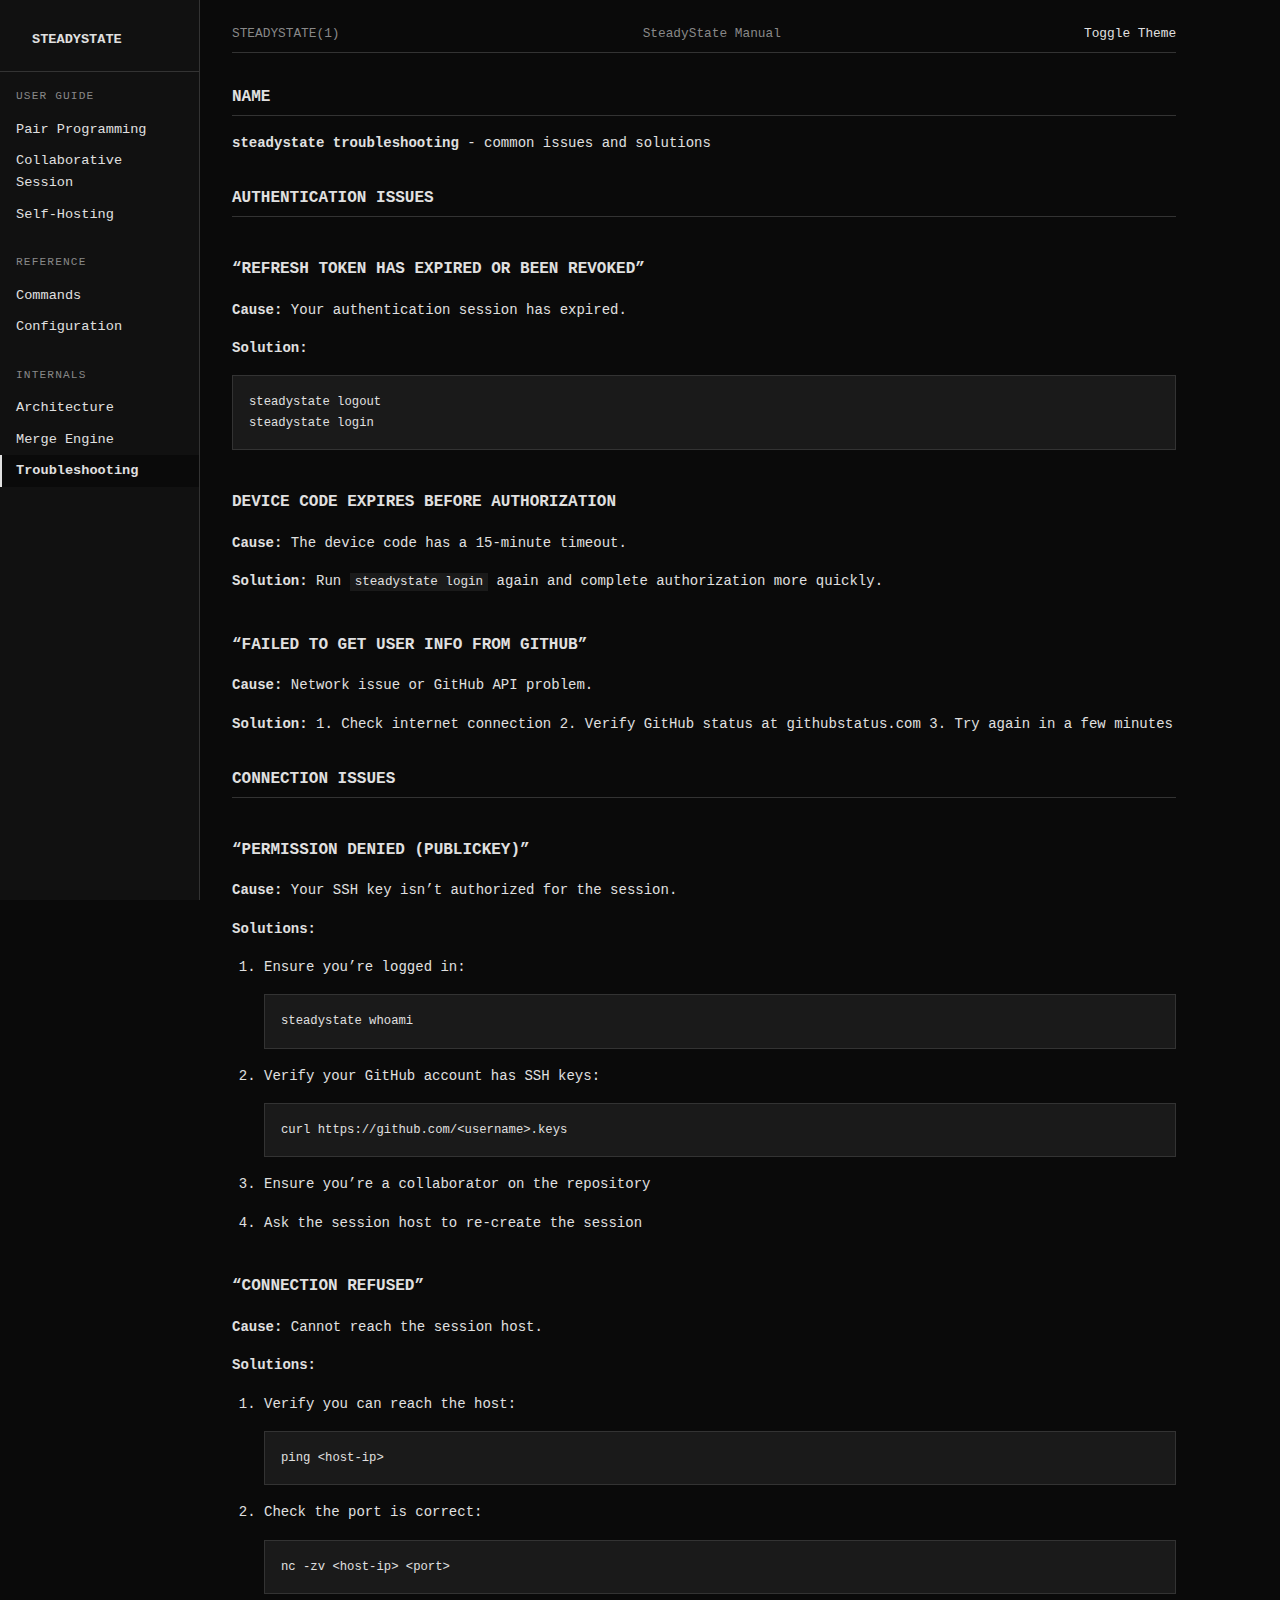
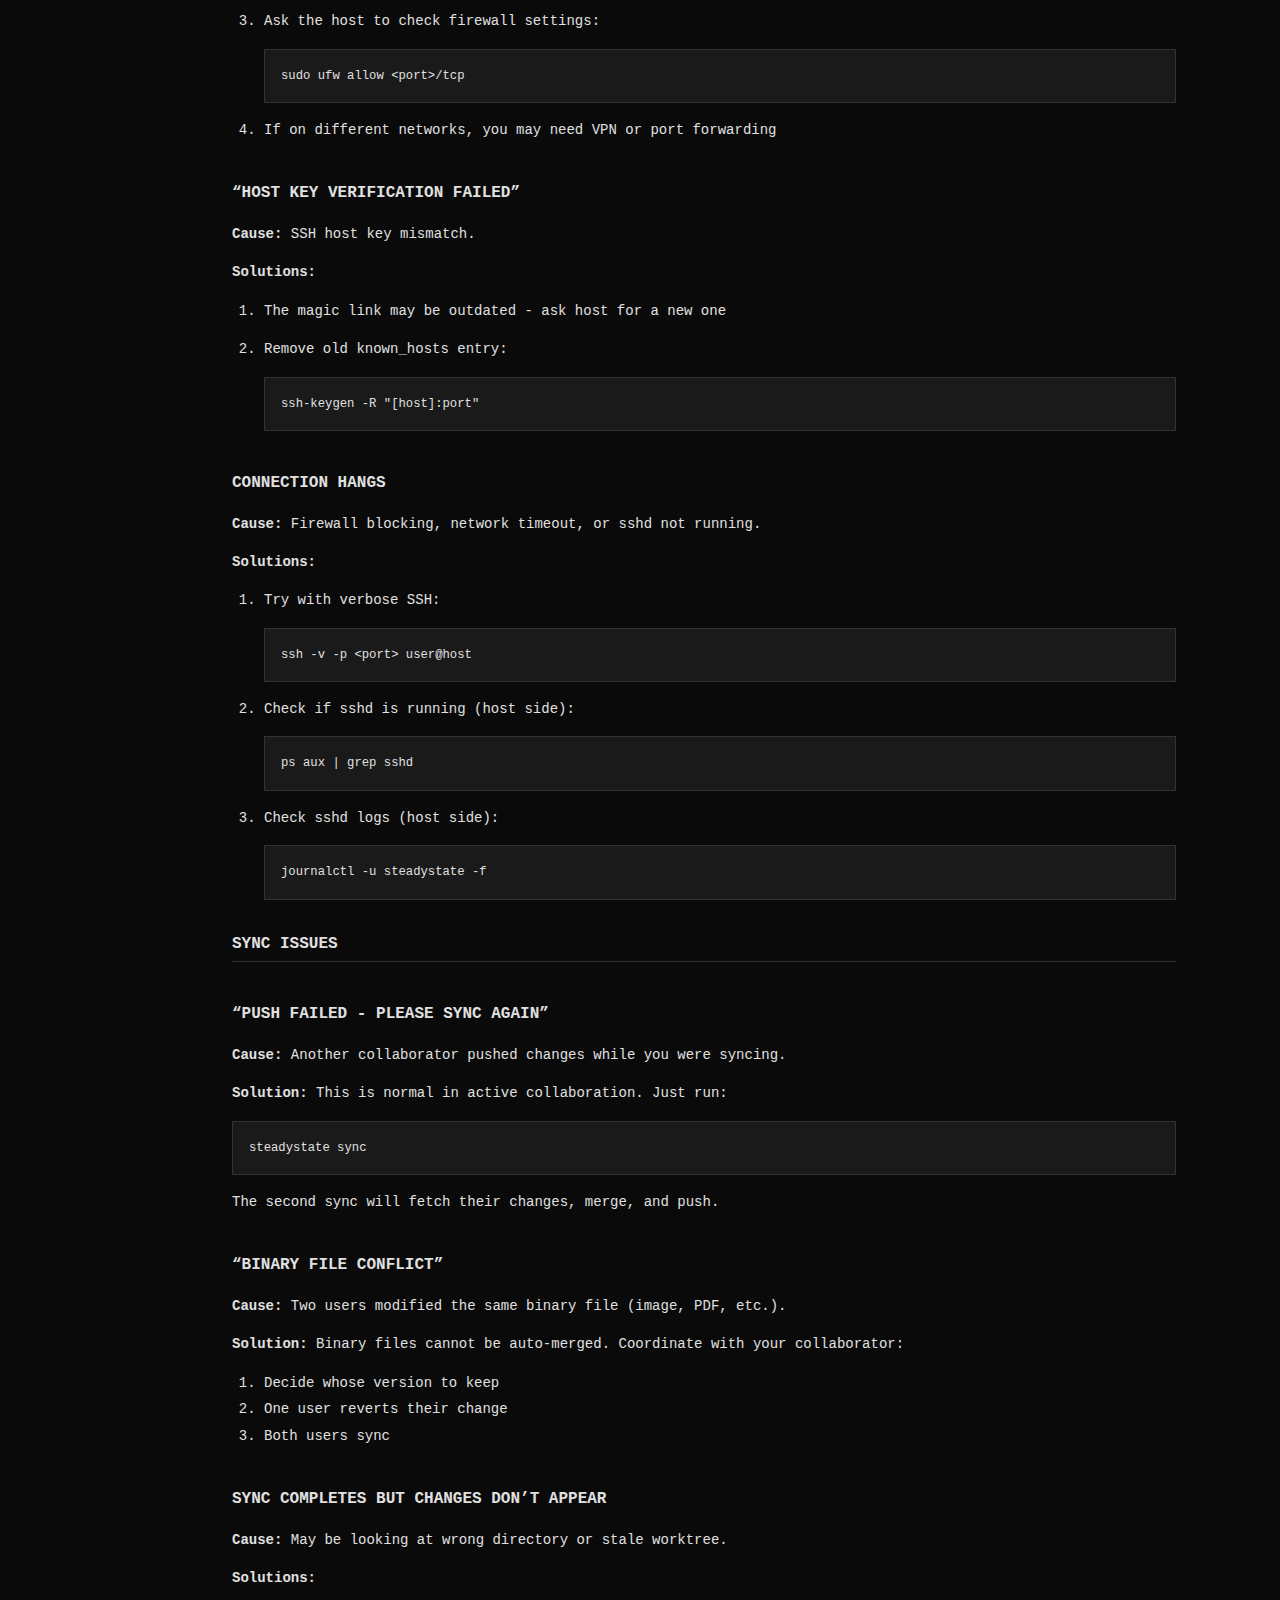
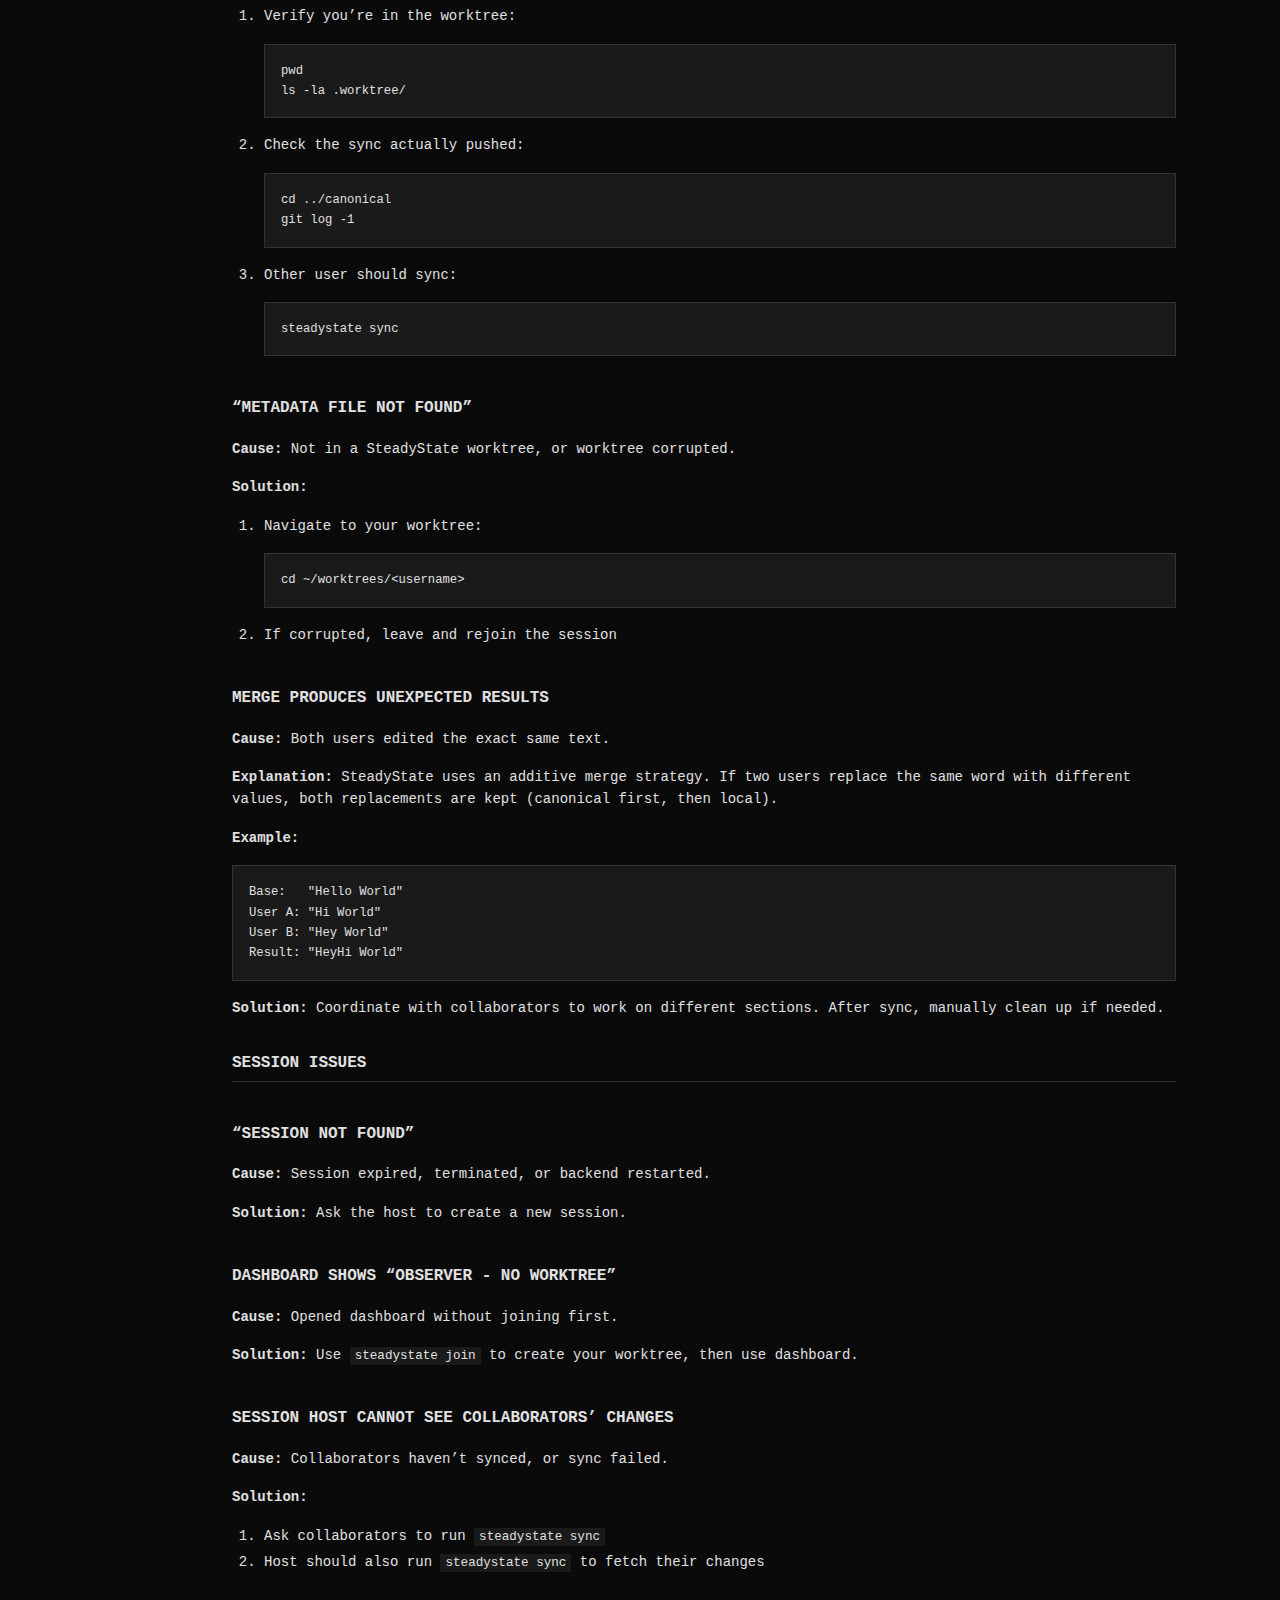
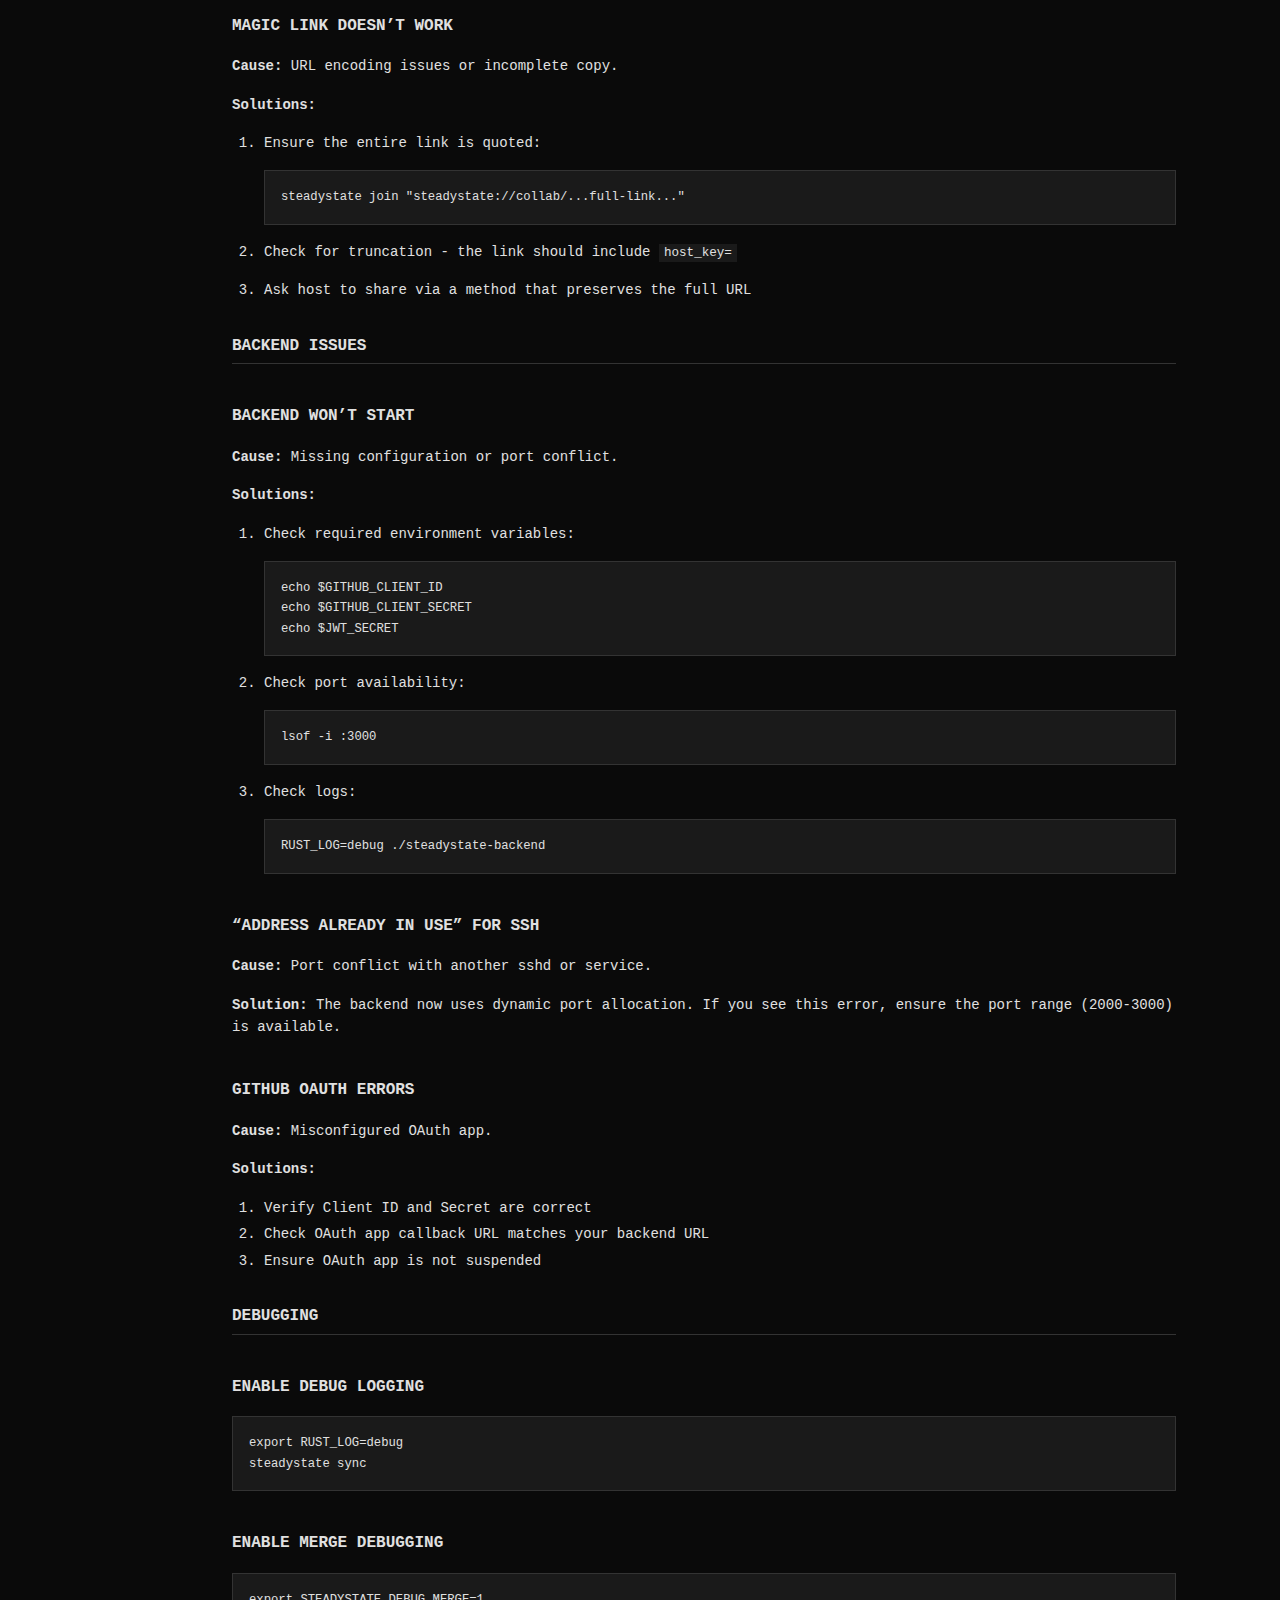
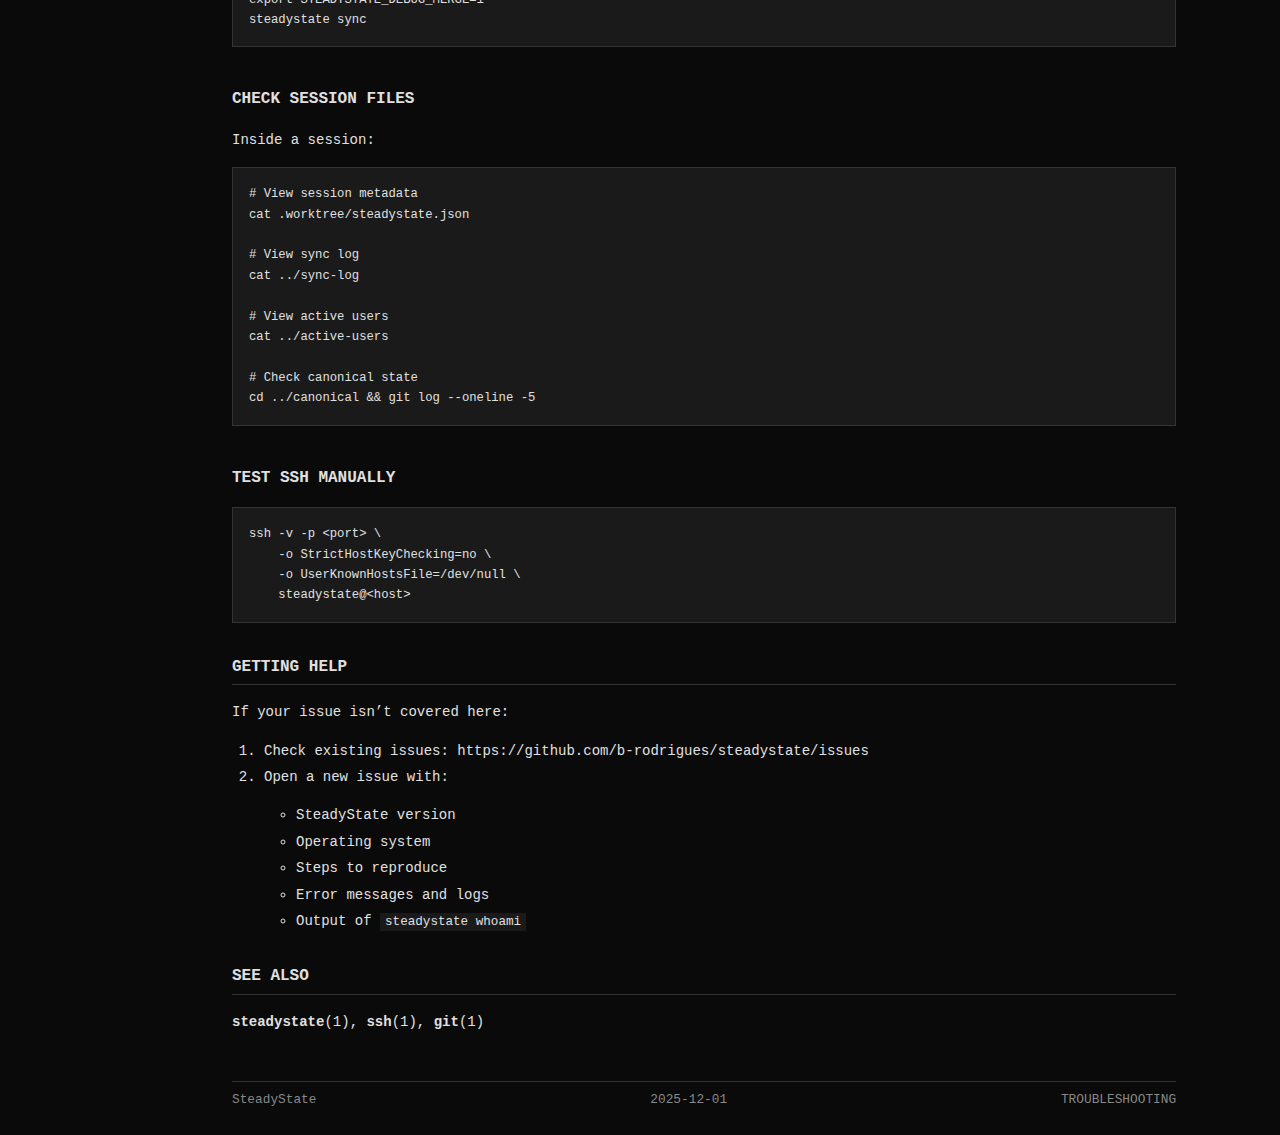
<file: troubleshooting.html>
<!DOCTYPE html>
<html lang="en">

<head>
    <meta charset="UTF-8">
    <meta name="viewport" content="width=device-width, initial-scale=1.0">
    <title>TROUBLESHOOTING - SteadyState Manual</title>
    <link rel="stylesheet" href="style.css">
</head>

<body>

    <!-- THEME TOGGLE (must be here, not in <head>) -->
    <input type="checkbox" id="toggle-theme">

    <div class="layout">
        <aside class="sidebar">
            <div class="sidebar-header"><a href="index.html" >STEADYSTATE</a></div><div class="sidebar-section"><div class="sidebar-title">User Guide</div><ul><li><a href="hosting-pair-programming.html" >Pair Programming</a></li><li><a href="hosting-collaborative-session.html" >Collaborative Session</a></li><li><a href="self-hosting.html" >Self-Hosting</a></li></ul></div><div class="sidebar-section"><div class="sidebar-title">Reference</div><ul><li><a href="commands.html" >Commands</a></li><li><a href="configuration.html" >Configuration</a></li></ul></div><div class="sidebar-section"><div class="sidebar-title">Internals</div><ul><li><a href="architecture.html" >Architecture</a></li><li><a href="merge-engine.html" >Merge Engine</a></li><li><a href="troubleshooting.html" class="current">Troubleshooting</a></li></ul></div>
        </aside>

        <div class="content">
            <header>
                <div class="header-left">STEADYSTATE(1)</div>
                <div class="header-center">SteadyState Manual</div>
                <div class="header-right">
                    <label class="theme-toggle" for="toggle-theme">
                        <span>Toggle Theme</span>
                    </label>
                </div>
            </header>

            <main>
<h1 id="name">NAME</h1>
<p><strong>steadystate troubleshooting</strong> - common issues and
solutions</p>
<h1 id="authentication-issues">AUTHENTICATION ISSUES</h1>
<h2 id="refresh-token-has-expired-or-been-revoked">“Refresh token has
expired or been revoked”</h2>
<p><strong>Cause:</strong> Your authentication session has expired.</p>
<p><strong>Solution:</strong></p>
<pre><code>steadystate logout
steadystate login</code></pre>
<h2 id="device-code-expires-before-authorization">Device code expires
before authorization</h2>
<p><strong>Cause:</strong> The device code has a 15-minute timeout.</p>
<p><strong>Solution:</strong> Run <code>steadystate login</code> again
and complete authorization more quickly.</p>
<h2 id="failed-to-get-user-info-from-github">“Failed to get user info
from GitHub”</h2>
<p><strong>Cause:</strong> Network issue or GitHub API problem.</p>
<p><strong>Solution:</strong> 1. Check internet connection 2. Verify
GitHub status at githubstatus.com 3. Try again in a few minutes</p>
<h1 id="connection-issues">CONNECTION ISSUES</h1>
<h2 id="permission-denied-publickey">“Permission denied
(publickey)”</h2>
<p><strong>Cause:</strong> Your SSH key isn’t authorized for the
session.</p>
<p><strong>Solutions:</strong></p>
<ol type="1">
<li><p>Ensure you’re logged in:</p>
<pre><code>steadystate whoami</code></pre></li>
<li><p>Verify your GitHub account has SSH keys:</p>
<pre><code>curl https://github.com/&lt;username&gt;.keys</code></pre></li>
<li><p>Ensure you’re a collaborator on the repository</p></li>
<li><p>Ask the session host to re-create the session</p></li>
</ol>
<h2 id="connection-refused">“Connection refused”</h2>
<p><strong>Cause:</strong> Cannot reach the session host.</p>
<p><strong>Solutions:</strong></p>
<ol type="1">
<li><p>Verify you can reach the host:</p>
<pre><code>ping &lt;host-ip&gt;</code></pre></li>
<li><p>Check the port is correct:</p>
<pre><code>nc -zv &lt;host-ip&gt; &lt;port&gt;</code></pre></li>
<li><p>Ask the host to check firewall settings:</p>
<pre><code>sudo ufw allow &lt;port&gt;/tcp</code></pre></li>
<li><p>If on different networks, you may need VPN or port
forwarding</p></li>
</ol>
<h2 id="host-key-verification-failed">“Host key verification
failed”</h2>
<p><strong>Cause:</strong> SSH host key mismatch.</p>
<p><strong>Solutions:</strong></p>
<ol type="1">
<li><p>The magic link may be outdated - ask host for a new one</p></li>
<li><p>Remove old known_hosts entry:</p>
<pre><code>ssh-keygen -R &quot;[host]:port&quot;</code></pre></li>
</ol>
<h2 id="connection-hangs">Connection hangs</h2>
<p><strong>Cause:</strong> Firewall blocking, network timeout, or sshd
not running.</p>
<p><strong>Solutions:</strong></p>
<ol type="1">
<li><p>Try with verbose SSH:</p>
<pre><code>ssh -v -p &lt;port&gt; user@host</code></pre></li>
<li><p>Check if sshd is running (host side):</p>
<pre><code>ps aux | grep sshd</code></pre></li>
<li><p>Check sshd logs (host side):</p>
<pre><code>journalctl -u steadystate -f</code></pre></li>
</ol>
<h1 id="sync-issues">SYNC ISSUES</h1>
<h2 id="push-failed---please-sync-again">“Push failed - please sync
again”</h2>
<p><strong>Cause:</strong> Another collaborator pushed changes while you
were syncing.</p>
<p><strong>Solution:</strong> This is normal in active collaboration.
Just run:</p>
<pre><code>steadystate sync</code></pre>
<p>The second sync will fetch their changes, merge, and push.</p>
<h2 id="binary-file-conflict">“Binary file conflict”</h2>
<p><strong>Cause:</strong> Two users modified the same binary file
(image, PDF, etc.).</p>
<p><strong>Solution:</strong> Binary files cannot be auto-merged.
Coordinate with your collaborator:</p>
<ol type="1">
<li>Decide whose version to keep</li>
<li>One user reverts their change</li>
<li>Both users sync</li>
</ol>
<h2 id="sync-completes-but-changes-dont-appear">Sync completes but
changes don’t appear</h2>
<p><strong>Cause:</strong> May be looking at wrong directory or stale
worktree.</p>
<p><strong>Solutions:</strong></p>
<ol type="1">
<li><p>Verify you’re in the worktree:</p>
<pre><code>pwd
ls -la .worktree/</code></pre></li>
<li><p>Check the sync actually pushed:</p>
<pre><code>cd ../canonical
git log -1</code></pre></li>
<li><p>Other user should sync:</p>
<pre><code>steadystate sync</code></pre></li>
</ol>
<h2 id="metadata-file-not-found">“Metadata file not found”</h2>
<p><strong>Cause:</strong> Not in a SteadyState worktree, or worktree
corrupted.</p>
<p><strong>Solution:</strong></p>
<ol type="1">
<li><p>Navigate to your worktree:</p>
<pre><code>cd ~/worktrees/&lt;username&gt;</code></pre></li>
<li><p>If corrupted, leave and rejoin the session</p></li>
</ol>
<h2 id="merge-produces-unexpected-results">Merge produces unexpected
results</h2>
<p><strong>Cause:</strong> Both users edited the exact same text.</p>
<p><strong>Explanation:</strong> SteadyState uses an additive merge
strategy. If two users replace the same word with different values, both
replacements are kept (canonical first, then local).</p>
<p><strong>Example:</strong></p>
<pre><code>Base:   &quot;Hello World&quot;
User A: &quot;Hi World&quot;
User B: &quot;Hey World&quot;
Result: &quot;HeyHi World&quot;</code></pre>
<p><strong>Solution:</strong> Coordinate with collaborators to work on
different sections. After sync, manually clean up if needed.</p>
<h1 id="session-issues">SESSION ISSUES</h1>
<h2 id="session-not-found">“Session not found”</h2>
<p><strong>Cause:</strong> Session expired, terminated, or backend
restarted.</p>
<p><strong>Solution:</strong> Ask the host to create a new session.</p>
<h2 id="dashboard-shows-observer---no-worktree">Dashboard shows
“Observer - No worktree”</h2>
<p><strong>Cause:</strong> Opened dashboard without joining first.</p>
<p><strong>Solution:</strong> Use <code>steadystate join</code> to
create your worktree, then use dashboard.</p>
<h2 id="session-host-cannot-see-collaborators-changes">Session host
cannot see collaborators’ changes</h2>
<p><strong>Cause:</strong> Collaborators haven’t synced, or sync
failed.</p>
<p><strong>Solution:</strong></p>
<ol type="1">
<li>Ask collaborators to run <code>steadystate sync</code></li>
<li>Host should also run <code>steadystate sync</code> to fetch their
changes</li>
</ol>
<h2 id="magic-link-doesnt-work">Magic link doesn’t work</h2>
<p><strong>Cause:</strong> URL encoding issues or incomplete copy.</p>
<p><strong>Solutions:</strong></p>
<ol type="1">
<li><p>Ensure the entire link is quoted:</p>
<pre><code>steadystate join &quot;steadystate://collab/...full-link...&quot;</code></pre></li>
<li><p>Check for truncation - the link should include
<code>host_key=</code></p></li>
<li><p>Ask host to share via a method that preserves the full
URL</p></li>
</ol>
<h1 id="backend-issues">BACKEND ISSUES</h1>
<h2 id="backend-wont-start">Backend won’t start</h2>
<p><strong>Cause:</strong> Missing configuration or port conflict.</p>
<p><strong>Solutions:</strong></p>
<ol type="1">
<li><p>Check required environment variables:</p>
<pre><code>echo $GITHUB_CLIENT_ID
echo $GITHUB_CLIENT_SECRET
echo $JWT_SECRET</code></pre></li>
<li><p>Check port availability:</p>
<pre><code>lsof -i :3000</code></pre></li>
<li><p>Check logs:</p>
<pre><code>RUST_LOG=debug ./steadystate-backend</code></pre></li>
</ol>
<h2 id="address-already-in-use-for-ssh">“Address already in use” for
SSH</h2>
<p><strong>Cause:</strong> Port conflict with another sshd or
service.</p>
<p><strong>Solution:</strong> The backend now uses dynamic port
allocation. If you see this error, ensure the port range (2000-3000) is
available.</p>
<h2 id="github-oauth-errors">GitHub OAuth errors</h2>
<p><strong>Cause:</strong> Misconfigured OAuth app.</p>
<p><strong>Solutions:</strong></p>
<ol type="1">
<li>Verify Client ID and Secret are correct</li>
<li>Check OAuth app callback URL matches your backend URL</li>
<li>Ensure OAuth app is not suspended</li>
</ol>
<h1 id="debugging">DEBUGGING</h1>
<h2 id="enable-debug-logging">Enable debug logging</h2>
<pre><code>export RUST_LOG=debug
steadystate sync</code></pre>
<h2 id="enable-merge-debugging">Enable merge debugging</h2>
<pre><code>export STEADYSTATE_DEBUG_MERGE=1
steadystate sync</code></pre>
<h2 id="check-session-files">Check session files</h2>
<p>Inside a session:</p>
<pre><code># View session metadata
cat .worktree/steadystate.json

# View sync log
cat ../sync-log

# View active users
cat ../active-users

# Check canonical state
cd ../canonical &amp;&amp; git log --oneline -5</code></pre>
<h2 id="test-ssh-manually">Test SSH manually</h2>
<pre><code>ssh -v -p &lt;port&gt; \
    -o StrictHostKeyChecking=no \
    -o UserKnownHostsFile=/dev/null \
    steadystate@&lt;host&gt;</code></pre>
<h1 id="getting-help">GETTING HELP</h1>
<p>If your issue isn’t covered here:</p>
<ol type="1">
<li>Check existing issues:
https://github.com/b-rodrigues/steadystate/issues</li>
<li>Open a new issue with:
<ul>
<li>SteadyState version</li>
<li>Operating system</li>
<li>Steps to reproduce</li>
<li>Error messages and logs</li>
<li>Output of <code>steadystate whoami</code></li>
</ul></li>
</ol>
<h1 id="see-also">SEE ALSO</h1>
<p><strong>steadystate</strong>(1), <strong>ssh</strong>(1),
<strong>git</strong>(1)</p>
            </main>

            <footer>
                <div class="footer-left">SteadyState</div>
                <div class="footer-center">2025-12-01</div>
                <div class="footer-right">TROUBLESHOOTING</div>
            </footer>
        </div>
    </div>

</body>

</html>
</file>
<file: style.css>
/* SteadyState Documentation
 * 
 * THEME SELECTION:
 * Dark theme is now the default.
 */


/* ============================================================================
 * THEME TOGGLE (CSS only)
 * Dark = default
 * Light = when #toggle-theme:checked
 * ============================================================================ */

/* Hide checkbox but keep it focusable */
#toggle-theme {
    position: absolute;
    opacity: 0;
    pointer-events: none;
}

/* Style the toggle label */
.theme-toggle {
    cursor: pointer;
    user-select: none;
    font-size: 0.8rem;
    color: var(--fg);
}

/* ------------------------------
   Light Theme Variables Override
   (only active when checkbox is checked)
   ------------------------------ */
/* ------------------------------
   Light Theme Variables Override
   (only active when checkbox is checked)
   ------------------------------ */
#toggle-theme:checked~.layout {
    --bg: #ffffff;
    --bg-sidebar: #fafafa;
    --fg: #000000;
    --fg-dim: #666666;
    --link: #000000;
    --link-hover: #444444;
    --border: #e0e0e0;
    --code-bg: #f5f5f5;
}


/* ============================================================================
 * LIGHT THEME (disabled)
 * White background, black text
 * ============================================================================ */
/*
:root {
    --bg: #ffffff;
    --bg-sidebar: #fafafa;
    --fg: #000000;
    --fg-dim: #666666;
    --link: #000000;
    --link-hover: #444444;
    --border: #e0e0e0;
    --code-bg: #f5f5f5;
}
*/

/* ============================================================================
 * DARK THEME (active by default)
 * Black background, white text
 * ============================================================================ */
:root {
    --bg: #0a0a0a;
    --bg-sidebar: #111111;
    --fg: #e0e0e0;
    --fg-dim: #888888;
    --link: #e0e0e0;
    --link-hover: #ffffff;
    --border: #333333;
    --code-bg: #1a1a1a;
}

/* ============================================================================
 * LAYOUT VARIABLES
 * ============================================================================ */
:root {
    --sidebar-width: 200px;
    --content-width: 120ch;
    --font-mono: "SF Mono", "Monaco", "Inconsolata", "Fira Mono",
        "Droid Sans Mono", "Source Code Pro", ui-monospace, monospace;
}

/* ============================================================================
 * BASE STYLES
 * ============================================================================ */
*,
*::before,
*::after {
    box-sizing: border-box;
}

html,
body {
    margin: 0;
    padding: 0;
    height: 100%;
}

body {
    /* Background moved to .layout to support theme toggle */
    font-family: var(--font-mono);
    font-size: 14px;
    line-height: 1.6;
}

/* ============================================================================
 * LAYOUT: SIDEBAR + CONTENT
 * ============================================================================ */
.layout {
    display: flex;
    min-height: 100vh;
    background: var(--bg);
    color: var(--fg);
}

/* ============================================================================
 * LEFT SIDEBAR (FIXED)
 * ============================================================================ */
.sidebar {
    position: fixed;
    top: 0;
    left: 0;
    bottom: 0;
    width: var(--sidebar-width);
    background: var(--bg-sidebar);
    border-right: 1px solid var(--border);
    padding: 1.5rem 0;
    overflow-y: auto;
    overflow-x: hidden;
}

.sidebar-header {
    padding: 0 1rem 1rem 1rem;
    margin-bottom: 1rem;
    border-bottom: 1px solid var(--border);
}

.sidebar-header a {
    color: var(--fg);
    text-decoration: none;
    font-weight: bold;
    font-size: 0.9rem;
}

.sidebar-header a:hover {
    text-decoration: underline;
}

.sidebar-section {
    margin-bottom: 1.5rem;
}

.sidebar-title {
    color: var(--fg-dim);
    font-size: 0.7rem;
    text-transform: uppercase;
    letter-spacing: 0.1em;
    padding: 0 1rem;
    margin-bottom: 0.5rem;
}

.sidebar ul {
    list-style: none;
    margin: 0;
    padding: 0;
}

.sidebar li {
    margin: 0;
}

.sidebar a {
    display: block;
    padding: 0.3rem 1rem;
    color: var(--fg);
    text-decoration: none;
    font-size: 0.85rem;
}

.sidebar a:hover {
    color: var(--link-hover);
    background: var(--bg);
}

.sidebar a.current {
    font-weight: bold;
    background: var(--bg);
    border-left: 2px solid var(--fg);
    padding-left: calc(1rem - 2px);
}

/* ============================================================================
 * MAIN CONTENT AREA
 * ============================================================================ */
.content {
    margin-left: var(--sidebar-width);
    width: calc(100% - var(--sidebar-width));
    max-width: var(--content-width);
    padding: 1.5rem 2rem;
}

/* ============================================================================
 * HEADER
 * ============================================================================ */
/* ============================================================================
 * HEADER
 * ============================================================================ */
header {
    display: flex;
    justify-content: space-between;
    align-items: center;
    color: var(--fg-dim);
    font-size: 0.8rem;
    border-bottom: 1px solid var(--border);
    padding-bottom: 0.5rem;
    margin-bottom: 2rem;
    background: transparent;
    /* Ensure it picks up theme background */
}

/* ============================================================================
 * ARTICLE (MAIN CONTENT)
 * ============================================================================ */
article {
    min-height: calc(100vh - 12rem);
}

/* ============================================================================
 * TYPOGRAPHY
 * ============================================================================ */
h1,
h2,
h3,
h4,
h5,
h6 {
    color: var(--fg);
    font-weight: bold;
    margin-top: 2rem;
    margin-bottom: 0.5rem;
}

h1 {
    font-size: 1rem;
    text-transform: uppercase;
    border-bottom: 1px solid var(--border);
    padding-bottom: 0.25rem;
}

h2 {
    font-size: 1rem;
    text-transform: uppercase;
    margin-top: 2.5rem;
}

h3 {
    font-size: 0.95rem;
}

h4 {
    font-size: 0.9rem;
    font-style: italic;
}

p {
    margin: 1rem 0;
}

/* ============================================================================
 * LISTS
 * ============================================================================ */
ul,
ol {
    margin: 1rem 0;
    padding-left: 2rem;
}

li {
    margin: 0.25rem 0;
}

/* ============================================================================
 * CODE
 * ============================================================================ */
code {
    background: var(--code-bg);
    padding: 0.15em 0.4em;
    font-size: 0.9em;
    font-family: var(--font-mono);
}

pre {
    background: var(--code-bg);
    border: 1px solid var(--border);
    padding: 1rem;
    margin: 1rem 0;
    overflow-x: auto;
    font-size: 0.85rem;
    line-height: 1.5;
}

pre code {
    background: none;
    padding: 0;
}

/* ============================================================================
 * TABLES
 * ============================================================================ */
table {
    margin: 1rem 0;
    border-collapse: collapse;
    font-size: 0.85rem;
    width: auto;
}

th,
td {
    border: 1px solid var(--border);
    padding: 0.4rem 0.8rem;
    text-align: left;
}

th {
    font-weight: bold;
    background: var(--code-bg);
}

/* ============================================================================
 * BLOCKQUOTES
 * ============================================================================ */
blockquote {
    margin: 1rem 0;
    padding-left: 1rem;
    border-left: 3px solid var(--border);
    color: var(--fg-dim);
}

blockquote p {
    margin: 0.5rem 0;
}

/* ============================================================================
 * OTHER ELEMENTS
 * ============================================================================ */
hr {
    border: none;
    border-top: 1px solid var(--border);
    margin: 2rem 0;
}

a {
    color: var(--link);
}

a:hover {
    color: var(--link-hover);
}

dl {
    margin: 1rem 0;
}

dt {
    font-weight: bold;
    margin-top: 0.75rem;
}

dd {
    margin-left: 2rem;
    margin-bottom: 0.5rem;
}

/* ============================================================================
 * FOOTER
 * ============================================================================ */
footer {
    display: flex;
    justify-content: space-between;
    color: var(--fg-dim);
    font-size: 0.8rem;
    border-top: 1px solid var(--border);
    padding-top: 0.5rem;
    margin-top: 3rem;
}

/* ============================================================================
 * RESPONSIVE: TABLETS (< 900px)
 * Sidebar becomes narrower
 * ============================================================================ */
@media (max-width: 900px) {
    :root {
        --sidebar-width: 180px;
    }

    .content {
        padding: 1rem 1.5rem;
    }
}

/* ============================================================================
 * RESPONSIVE: MOBILE (< 700px)
 * Sidebar moves to top, becomes horizontal nav
 * ============================================================================ */
@media (max-width: 700px) {
    .layout {
        flex-direction: column;
    }

    .sidebar {
        position: static;
        width: 100%;
        border-right: none;
        border-bottom: 1px solid var(--border);
        padding: 1rem;
    }

    .sidebar-header {
        display: inline;
        padding: 0;
        margin: 0;
        border: none;
    }

    .sidebar-section {
        display: inline;
        margin: 0;
    }

    .sidebar-title {
        display: none;
    }

    .sidebar ul {
        display: inline;
    }

    .sidebar li {
        display: inline;
    }

    .sidebar a {
        display: inline;
        padding: 0.25rem 0.5rem;
    }

    .sidebar a.current {
        border-left: none;
        padding-left: 0.5rem;
        text-decoration: underline;
    }

    .content {
        margin-left: 0;
        width: 100%;
        max-width: 100%;
        padding: 1rem;
    }
}

/* ============================================================================
 * PRINT STYLES
 * ============================================================================ */
@media print {
    .sidebar {
        display: none;
    }

    .content {
        margin-left: 0;
        max-width: none;
        width: 100%;
    }

    body {
        font-size: 11pt;
        color: #000;
        background: #fff;
    }

    a {
        color: inherit;
        text-decoration: none;
    }

    pre,
    code {
        background: #f0f0f0;
    }

    pre {
        border: 1px solid #ccc;
        page-break-inside: avoid;
    }
}
</file>
